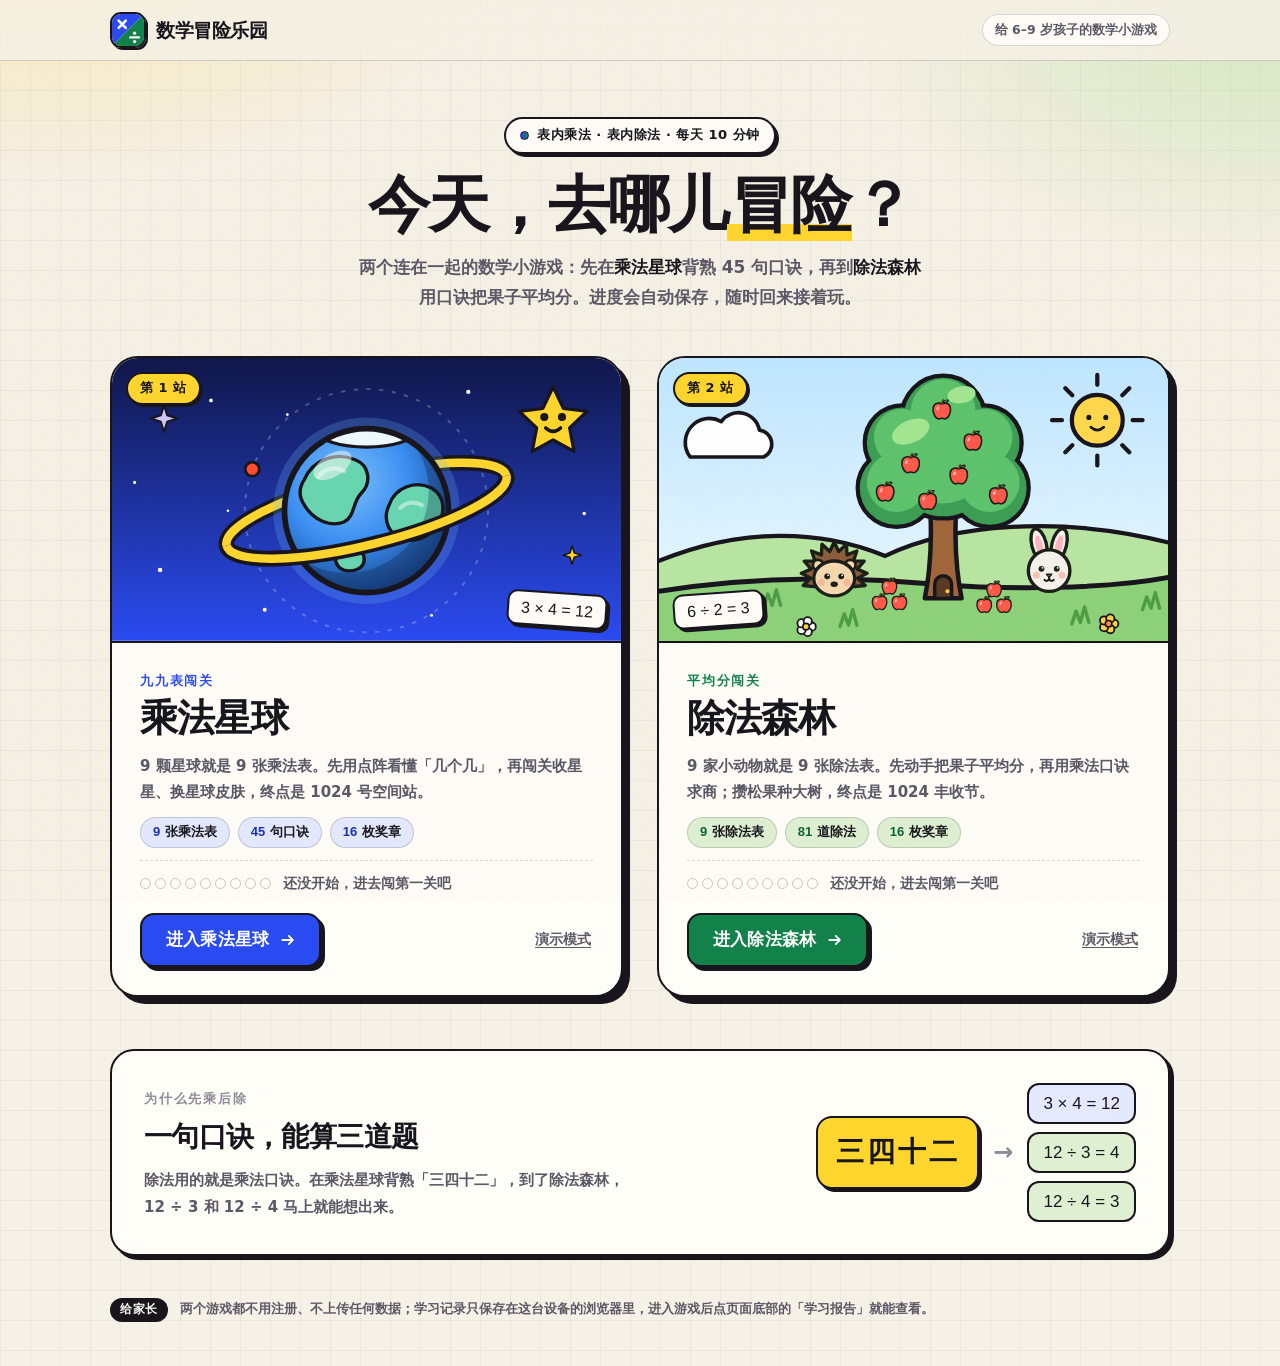
<file: index.html>
<!DOCTYPE html>
<html lang="zh-CN">
<head>
  <meta charset="UTF-8">
  <meta name="viewport" content="width=device-width, initial-scale=1, viewport-fit=cover">
  <meta name="theme-color" content="#F6F1E6">
  <title>数学冒险乐园 · 乘法星球与除法森林</title>
  <meta name="description" content="两个给 6–9 岁孩子的数学小游戏：先在乘法星球背熟九九乘法口诀，再到除法森林用口诀把果子平均分。">
  <link rel="icon" href="data:image/svg+xml,%3Csvg xmlns='http://www.w3.org/2000/svg' viewBox='0 0 100 100'%3E%3CclipPath id='c'%3E%3Crect width='100' height='100' rx='26'/%3E%3C/clipPath%3E%3Cg clip-path='url(%23c)'%3E%3Crect width='100' height='100' fill='%2312824A'/%3E%3Cpath d='M0 0H100L0 100Z' fill='%232B4BF2'/%3E%3C/g%3E%3Cpath d='M19 19l21 21M40 19L19 40' stroke='%23fff' stroke-width='9' stroke-linecap='round'/%3E%3Cpath d='M57 72h28' stroke='%23fff' stroke-width='8' stroke-linecap='round'/%3E%3Ccircle cx='71' cy='59' r='5.5' fill='%23fff'/%3E%3Ccircle cx='71' cy='85' r='5.5' fill='%23fff'/%3E%3C/svg%3E">
  <link rel="stylesheet" href="portal/portal.css">
</head>
<body>
  <header class="topbar">
    <div class="topbar-inner">
      <div class="brand">
        <span class="brand-mark" aria-hidden="true">
          <svg viewBox="0 0 32 32">
            <path d="M0 0H32L0 32Z" fill="#2B4BF2"/>
            <path d="M32 0V32H0Z" fill="#12824A"/>
            <path d="M6.6 6.6l7.2 7.2M13.8 6.6l-7.2 7.2" fill="none" stroke="#fff" stroke-width="2.6" stroke-linecap="round"/>
            <path d="M18.4 23.4h8.4" fill="none" stroke="#fff" stroke-width="2.4" stroke-linecap="round"/>
            <circle cx="22.6" cy="19.2" r="1.6" fill="#fff"/>
            <circle cx="22.6" cy="27.6" r="1.6" fill="#fff"/>
          </svg>
        </span>
        <span class="brand-name">数学冒险乐园</span>
      </div>
      <span class="topbar-note">给 6–9 岁孩子的数学小游戏</span>
    </div>
  </header>

  <main class="page">
    <section class="intro">
      <span class="eyebrow"><span class="dot" aria-hidden="true"></span>表内乘法 · 表内除法 · 每天 10 分钟</span>
      <h1 class="title">今天，去哪儿<em>冒险</em>？</h1>
      <p class="lede">两个连在一起的数学小游戏：先在<b>乘法星球</b>背熟 45 句口诀，再到<b>除法森林</b>用口诀把果子平均分。进度会自动保存，随时回来接着玩。</p>
    </section>

    <div class="dests">
      <article class="dest dest-mp" data-game="mp" aria-labelledby="mp-title">
        <div class="dest-art">
          <svg class="dest-svg" viewBox="0 0 360 200" aria-hidden="true" focusable="false">
            <defs>
              <linearGradient id="mp-sky" x1="0" y1="0" x2="0" y2="1"><stop offset="0" stop-color="#101749"/><stop offset="1" stop-color="#2b4bf2"/></linearGradient>
              <radialGradient id="mp-sea" cx="0.38" cy="0.32" r="0.78"><stop offset="0" stop-color="#7cc2ff"/><stop offset="0.5" stop-color="#398df1"/><stop offset="1" stop-color="#123777"/></radialGradient>
              <clipPath id="mp-ball"><circle cx="180" cy="108" r="58"/></clipPath>
              <clipPath id="mp-front"><rect x="40" y="108" width="280" height="80" transform="rotate(-14 180 108)"/></clipPath>
            </defs>
            <rect width="360" height="200" fill="url(#mp-sky)"/>
            <g class="art-twinkle" fill="#ffffff"><circle cx="34" cy="150" r="1.6"/><circle cx="70" cy="30" r="1.3"/><circle cx="108" cy="178" r="1.4"/><circle cx="252" cy="24" r="1.5"/><circle cx="334" cy="110" r="1.2"/><circle cx="304" cy="182" r="1.6"/><circle cx="124" cy="40" r="1"/><circle cx="16" cy="88" r="1.1"/><circle cx="226" cy="182" r="1.1"/><circle cx="82" cy="108" r="0.9"/></g>
            <g transform="translate(26 32) scale(.9)"><path d="M12 1.6l2.5 7.9 7.9 2.5-7.9 2.5-2.5 7.9-2.5-7.9L1.6 12l7.9-2.5z" fill="#cfc6ff" stroke="#18161c" stroke-width="1.6" stroke-linejoin="round" stroke-linecap="round"/></g>
            <g transform="translate(318 132) scale(.62)"><path d="M12 1.6l2.5 7.9 7.9 2.5-7.9 2.5-2.5 7.9-2.5-7.9L1.6 12l7.9-2.5z" fill="#ffd62e" stroke="#18161c" stroke-width="1.8" stroke-linejoin="round" stroke-linecap="round"/></g>
            <circle cx="180" cy="108" r="86" fill="none" stroke="#ffffff" stroke-opacity=".24" stroke-width="1.4" stroke-dasharray="3 6"/>
            <circle cx="99.2" cy="78.6" r="5" fill="#ff4d2e" stroke="#18161c" stroke-width="2" stroke-linejoin="round" stroke-linecap="round"/>
            <g class="art-float">
              <g transform="rotate(-14 180 108)"><ellipse cx="180" cy="108" rx="102" ry="24" fill="none" stroke="#18161c" stroke-width="11"/><ellipse cx="180" cy="108" rx="102" ry="24" fill="none" stroke="#ffd62e" stroke-width="6"/></g>
              <circle cx="180" cy="108" r="66" fill="#6fbfff" opacity=".22"/>
              <circle cx="180" cy="108" r="58" fill="url(#mp-sea)"/>
              <g clip-path="url(#mp-ball)">
                <ellipse cx="180" cy="52" rx="34" ry="11" fill="#edfaff" stroke="#18161c" stroke-width="2.2" stroke-linejoin="round" stroke-linecap="round"/>
                <path d="M136 86c6-14 22-20 36-14 10 4 12 16 4 24-6 6-4 16-12 20-10 4-22-2-28-12-4-6-4-12 0-18z" fill="#68d6b1" stroke="#18161c" stroke-width="2.4" stroke-linejoin="round" stroke-linecap="round"/>
                <path d="M196 104c4-12 18-18 30-12 10 6 10 18 4 26-6 10-18 14-28 8-8-4-10-14-6-22z" fill="#68d6b1" stroke="#18161c" stroke-width="2.4" stroke-linejoin="round" stroke-linecap="round"/>
                <path d="M160 136c6-6 16-4 18 4 2 8-6 12-14 10-6-2-8-10-4-14z" fill="#68d6b1" stroke="#18161c" stroke-width="2.4" stroke-linejoin="round" stroke-linecap="round"/>
                <path d="M146 84c4-6 12-8 18-4M204 106c4-4 10-5 15-2" fill="none" stroke="#b0ead0" stroke-width="3" stroke-linecap="round"/>
                <path d="M110 38h140v140H110Z M108 94a58 58 0 1 0 116 0a58 58 0 1 0-116 0Z" fill="#0a1238" fill-opacity=".28" fill-rule="evenodd"/>
                <ellipse cx="156" cy="76" rx="15" ry="8" fill="#ffffff" opacity=".5" transform="rotate(-32 156 76)"/>
              </g>
              <circle cx="180" cy="108" r="58" fill="none" stroke="#18161c" stroke-width="4"/>
              <g clip-path="url(#mp-front)"><g transform="rotate(-14 180 108)"><ellipse cx="180" cy="108" rx="102" ry="24" fill="none" stroke="#18161c" stroke-width="11"/><ellipse cx="180" cy="108" rx="102" ry="24" fill="none" stroke="#ffd62e" stroke-width="6"/></g></g>
            </g>
            <g class="art-bob"><g transform="translate(282 14) scale(2.5)">
              <path d="M12 2.6l2.9 6.05 6.66.86-4.9 4.7 1.26 6.63L12 17.6l-5.92 3.24 1.26-6.63-4.9-4.7 6.66-.86z" fill="#ffd62e" stroke="#18161c" stroke-width=".9" stroke-linejoin="round"/>
              <circle cx="9.5" cy="11.1" r="1.15" fill="#18161c"/><circle cx="14.5" cy="11.1" r="1.15" fill="#18161c"/>
              <path d="M9.9 14.2q2.1 1.9 4.2 0" fill="none" stroke="#18161c" stroke-width="1" stroke-linecap="round"/>
            </g></g>
          </svg>
          <span class="dest-step">第 1 站</span>
          <span class="dest-sticker" aria-hidden="true">3 × 4 = 12</span>
        </div>
        <div class="dest-body">
          <span class="dest-kicker">九九表闯关</span>
          <h2 class="dest-title" id="mp-title">乘法星球</h2>
          <p class="dest-desc">9 颗星球就是 9 张乘法表。先用点阵看懂「几个几」，再闯关收星星、换星球皮肤，终点是 1024 号空间站。</p>
          <ul class="dest-facts" aria-label="游戏内容">
            <li><b>9</b> 张乘法表</li>
            <li><b>45</b> 句口诀</li>
            <li><b>16</b> 枚奖章</li>
          </ul>
          <div class="dest-progress" data-progress hidden></div>
          <div class="dest-actions">
            <a class="btn dest-go" href="multiplication-planet/index.html">进入乘法星球<svg viewBox="0 0 24 24" aria-hidden="true"><path d="M4.5 12h14M13 6.6l5.4 5.4-5.4 5.4" fill="none" stroke="currentColor" stroke-width="2.4" stroke-linecap="round" stroke-linejoin="round"/></svg></a>
            <a class="dest-demo" href="multiplication-planet/index.html?demo=1" title="全部内容直接解锁，操作不会保存">演示模式</a>
          </div>
        </div>
      </article>

      <article class="dest dest-df" data-game="df" aria-labelledby="df-title">
        <div class="dest-art">
          <svg class="dest-svg" viewBox="0 0 360 200" aria-hidden="true" focusable="false">
            <defs><linearGradient id="df-sky" x1="0" y1="0" x2="0" y2="1"><stop offset="0" stop-color="#bfe6ff"/><stop offset="1" stop-color="#f1fbff"/></linearGradient></defs>
            <rect width="360" height="200" fill="url(#df-sky)"/>
            <path class="art-rays" d="M335 44L342 44M327.7 61.7L332.6 66.6M310 69L310 76M292.3 61.7L287.4 66.6M285 44L278 44M292.3 26.3L287.4 21.4M310 19L310 12M327.7 26.3L332.6 21.4" fill="none" stroke="#18161c" stroke-width="3" stroke-linejoin="round" stroke-linecap="round"/>
            <circle cx="310" cy="44" r="18" fill="#ffd84d" stroke="#18161c" stroke-width="3" stroke-linejoin="round" stroke-linecap="round"/><circle cx="304" cy="42" r="1.8" fill="#18161c"/><circle cx="316" cy="42" r="1.8" fill="#18161c"/><path d="M305.5 49q4.5 4 9 0" fill="none" stroke="#18161c" stroke-width="2" stroke-linejoin="round" stroke-linecap="round"/>
            <path class="art-cloud" d="M22 70h52a10 10 0 0 0-3-19a15 15 0 0 0-27-6a17 17 0 0 0-22 25z" fill="#ffffff" stroke="#18161c" stroke-width="2.6" stroke-linejoin="round" stroke-linecap="round"/>
            <path d="M-6 146C58 118 116 122 160 140C206 118 284 110 366 132V206H-6Z" fill="#b9e6a2" stroke="#18161c" stroke-width="3" stroke-linejoin="round" stroke-linecap="round"/>
            <path d="M-6 166C76 152 148 156 196 160S318 164 366 154V206H-6Z" fill="#8ed27a" stroke="#18161c" stroke-width="3.5" stroke-linejoin="round" stroke-linecap="round"/>
            <path d="M30 184l3-9 3 8 3-11 3 11" fill="none" stroke="#4e9e45" stroke-width="2.4" stroke-linecap="round" stroke-linejoin="round"/>
            <path d="M128 190l3-9 3 8 3-11 3 11" fill="none" stroke="#4e9e45" stroke-width="2.4" stroke-linecap="round" stroke-linejoin="round"/>
            <path d="M292 188l3-9 3 8 3-11 3 11" fill="none" stroke="#4e9e45" stroke-width="2.4" stroke-linecap="round" stroke-linejoin="round"/>
            <path d="M342 178l3-9 3 8 3-11 3 11" fill="none" stroke="#4e9e45" stroke-width="2.4" stroke-linecap="round" stroke-linejoin="round"/>
            <path d="M74 176l3-9 3 8 3-11 3 11" fill="none" stroke="#4e9e45" stroke-width="2.4" stroke-linecap="round" stroke-linejoin="round"/>
            <circle cx="108" cy="190" r="2.9" fill="#ffffff" stroke="#18161c" stroke-width="1.3" stroke-linejoin="round" stroke-linecap="round"/><circle cx="105.2" cy="193.8" r="2.9" fill="#ffffff" stroke="#18161c" stroke-width="1.3" stroke-linejoin="round" stroke-linecap="round"/><circle cx="100.8" cy="192.4" r="2.9" fill="#ffffff" stroke="#18161c" stroke-width="1.3" stroke-linejoin="round" stroke-linecap="round"/><circle cx="100.8" cy="187.6" r="2.9" fill="#ffffff" stroke="#18161c" stroke-width="1.3" stroke-linejoin="round" stroke-linecap="round"/><circle cx="105.2" cy="186.2" r="2.9" fill="#ffffff" stroke="#18161c" stroke-width="1.3" stroke-linejoin="round" stroke-linecap="round"/><circle cx="104" cy="190" r="2.3" fill="#ffd23f" stroke="#18161c" stroke-width="1.1" stroke-linejoin="round" stroke-linecap="round"/>
            <circle cx="322" cy="188" r="2.9" fill="#ffd23f" stroke="#18161c" stroke-width="1.3" stroke-linejoin="round" stroke-linecap="round"/><circle cx="319.2" cy="191.8" r="2.9" fill="#ffd23f" stroke="#18161c" stroke-width="1.3" stroke-linejoin="round" stroke-linecap="round"/><circle cx="314.8" cy="190.4" r="2.9" fill="#ffd23f" stroke="#18161c" stroke-width="1.3" stroke-linejoin="round" stroke-linecap="round"/><circle cx="314.8" cy="185.6" r="2.9" fill="#ffd23f" stroke="#18161c" stroke-width="1.3" stroke-linejoin="round" stroke-linecap="round"/><circle cx="319.2" cy="184.2" r="2.9" fill="#ffd23f" stroke="#18161c" stroke-width="1.3" stroke-linejoin="round" stroke-linecap="round"/><circle cx="318" cy="188" r="2.3" fill="#ff8a5c" stroke="#18161c" stroke-width="1.1" stroke-linejoin="round" stroke-linecap="round"/>
            <path d="M188 170C192 150 193 132 192 110H210C209 132 210 150 214 170Z" fill="#a0673a" stroke="#18161c" stroke-width="3.2" stroke-linejoin="round" stroke-linecap="round"/>
            <path d="M195 170V160A6 6 0 0 1 207 160V170Z" fill="#5b3a24" stroke="#18161c" stroke-width="2.4" stroke-linejoin="round" stroke-linecap="round"/><circle cx="204" cy="165" r="1.4" fill="#ffd23f"/>
            <g class="art-sway">
              <circle cx="201" cy="76" r="36" fill="#3e9e55" stroke="#18161c" stroke-width="6" stroke-linejoin="round" stroke-linecap="round"/><circle cx="168" cy="92" r="26" fill="#3e9e55" stroke="#18161c" stroke-width="6" stroke-linejoin="round" stroke-linecap="round"/><circle cx="234" cy="92" r="26" fill="#3e9e55" stroke="#18161c" stroke-width="6" stroke-linejoin="round" stroke-linecap="round"/><circle cx="172" cy="60" r="25" fill="#3e9e55" stroke="#18161c" stroke-width="6" stroke-linejoin="round" stroke-linecap="round"/><circle cx="230" cy="60" r="25" fill="#3e9e55" stroke="#18161c" stroke-width="6" stroke-linejoin="round" stroke-linecap="round"/><circle cx="201" cy="42" r="28" fill="#3e9e55" stroke="#18161c" stroke-width="6" stroke-linejoin="round" stroke-linecap="round"/>
              <circle cx="201" cy="76" r="36" fill="#3e9e55"/><circle cx="168" cy="92" r="26" fill="#3e9e55"/><circle cx="234" cy="92" r="26" fill="#3e9e55"/><circle cx="172" cy="60" r="25" fill="#3e9e55"/><circle cx="230" cy="60" r="25" fill="#3e9e55"/><circle cx="201" cy="42" r="28" fill="#3e9e55"/>
              <circle cx="201" cy="72" r="31" fill="#5ec46c"/><circle cx="168" cy="88" r="21" fill="#5ec46c"/><circle cx="234" cy="88" r="21" fill="#5ec46c"/><circle cx="172" cy="56" r="20" fill="#5ec46c"/><circle cx="230" cy="56" r="20" fill="#5ec46c"/><circle cx="201" cy="38" r="23" fill="#5ec46c"/>
              <ellipse cx="178" cy="52" rx="14" ry="8" fill="#a3e692" transform="rotate(-24 178 52)"/><ellipse cx="214" cy="26" rx="10" ry="6" fill="#a3e692" transform="rotate(-10 214 26)"/>
              <g transform="translate(169 65) scale(0.75)"><path d="M12 7.6c-1.6-1.5-6.9-2-8 2.8-1.2 4.9 1.9 10.9 5 11.1 1.4.1 2-.7 3-.7s1.6.8 3 .7c3.1-.2 6.2-6.2 5-11.1-1.1-4.8-6.4-4.3-8-2.8z" fill="#ff5a4a" stroke="#1b1f17" stroke-linejoin="round" stroke-linecap="round" stroke-width="1.5"/><ellipse cx="8.2" cy="11.4" rx="1.2" ry="2.1" fill="#fff" transform="rotate(22 8.2 11.4)" opacity=".55"/><path d="M12 7.6c-.1-1.8.4-3.2 1.4-4.2" fill="none" stroke="#6b4226" stroke-width="1.6" stroke-linecap="round"/><path d="M13.2 5.6c1.4-1.9 3.8-2.2 5-1.6-.7 1.9-3 2.8-5 1.6z" fill="#4cb34f" stroke="#1b1f17" stroke-linejoin="round" stroke-linecap="round" stroke-width="1.2"/></g>
              <g transform="translate(213 49) scale(0.75)"><path d="M12 7.6c-1.6-1.5-6.9-2-8 2.8-1.2 4.9 1.9 10.9 5 11.1 1.4.1 2-.7 3-.7s1.6.8 3 .7c3.1-.2 6.2-6.2 5-11.1-1.1-4.8-6.4-4.3-8-2.8z" fill="#ff5a4a" stroke="#1b1f17" stroke-linejoin="round" stroke-linecap="round" stroke-width="1.5"/><ellipse cx="8.2" cy="11.4" rx="1.2" ry="2.1" fill="#fff" transform="rotate(22 8.2 11.4)" opacity=".55"/><path d="M12 7.6c-.1-1.8.4-3.2 1.4-4.2" fill="none" stroke="#6b4226" stroke-width="1.6" stroke-linecap="round"/><path d="M13.2 5.6c1.4-1.9 3.8-2.2 5-1.6-.7 1.9-3 2.8-5 1.6z" fill="#4cb34f" stroke="#1b1f17" stroke-linejoin="round" stroke-linecap="round" stroke-width="1.2"/></g>
              <g transform="translate(231 87) scale(0.75)"><path d="M12 7.6c-1.6-1.5-6.9-2-8 2.8-1.2 4.9 1.9 10.9 5 11.1 1.4.1 2-.7 3-.7s1.6.8 3 .7c3.1-.2 6.2-6.2 5-11.1-1.1-4.8-6.4-4.3-8-2.8z" fill="#ff5a4a" stroke="#1b1f17" stroke-linejoin="round" stroke-linecap="round" stroke-width="1.5"/><ellipse cx="8.2" cy="11.4" rx="1.2" ry="2.1" fill="#fff" transform="rotate(22 8.2 11.4)" opacity=".55"/><path d="M12 7.6c-.1-1.8.4-3.2 1.4-4.2" fill="none" stroke="#6b4226" stroke-width="1.6" stroke-linecap="round"/><path d="M13.2 5.6c1.4-1.9 3.8-2.2 5-1.6-.7 1.9-3 2.8-5 1.6z" fill="#4cb34f" stroke="#1b1f17" stroke-linejoin="round" stroke-linecap="round" stroke-width="1.2"/></g>
              <g transform="translate(181 91) scale(0.75)"><path d="M12 7.6c-1.6-1.5-6.9-2-8 2.8-1.2 4.9 1.9 10.9 5 11.1 1.4.1 2-.7 3-.7s1.6.8 3 .7c3.1-.2 6.2-6.2 5-11.1-1.1-4.8-6.4-4.3-8-2.8z" fill="#ff5a4a" stroke="#1b1f17" stroke-linejoin="round" stroke-linecap="round" stroke-width="1.5"/><ellipse cx="8.2" cy="11.4" rx="1.2" ry="2.1" fill="#fff" transform="rotate(22 8.2 11.4)" opacity=".55"/><path d="M12 7.6c-.1-1.8.4-3.2 1.4-4.2" fill="none" stroke="#6b4226" stroke-width="1.6" stroke-linecap="round"/><path d="M13.2 5.6c1.4-1.9 3.8-2.2 5-1.6-.7 1.9-3 2.8-5 1.6z" fill="#4cb34f" stroke="#1b1f17" stroke-linejoin="round" stroke-linecap="round" stroke-width="1.2"/></g>
              <g transform="translate(203 73) scale(0.75)"><path d="M12 7.6c-1.6-1.5-6.9-2-8 2.8-1.2 4.9 1.9 10.9 5 11.1 1.4.1 2-.7 3-.7s1.6.8 3 .7c3.1-.2 6.2-6.2 5-11.1-1.1-4.8-6.4-4.3-8-2.8z" fill="#ff5a4a" stroke="#1b1f17" stroke-linejoin="round" stroke-linecap="round" stroke-width="1.5"/><ellipse cx="8.2" cy="11.4" rx="1.2" ry="2.1" fill="#fff" transform="rotate(22 8.2 11.4)" opacity=".55"/><path d="M12 7.6c-.1-1.8.4-3.2 1.4-4.2" fill="none" stroke="#6b4226" stroke-width="1.6" stroke-linecap="round"/><path d="M13.2 5.6c1.4-1.9 3.8-2.2 5-1.6-.7 1.9-3 2.8-5 1.6z" fill="#4cb34f" stroke="#1b1f17" stroke-linejoin="round" stroke-linecap="round" stroke-width="1.2"/></g>
              <g transform="translate(151 85) scale(0.75)"><path d="M12 7.6c-1.6-1.5-6.9-2-8 2.8-1.2 4.9 1.9 10.9 5 11.1 1.4.1 2-.7 3-.7s1.6.8 3 .7c3.1-.2 6.2-6.2 5-11.1-1.1-4.8-6.4-4.3-8-2.8z" fill="#ff5a4a" stroke="#1b1f17" stroke-linejoin="round" stroke-linecap="round" stroke-width="1.5"/><ellipse cx="8.2" cy="11.4" rx="1.2" ry="2.1" fill="#fff" transform="rotate(22 8.2 11.4)" opacity=".55"/><path d="M12 7.6c-.1-1.8.4-3.2 1.4-4.2" fill="none" stroke="#6b4226" stroke-width="1.6" stroke-linecap="round"/><path d="M13.2 5.6c1.4-1.9 3.8-2.2 5-1.6-.7 1.9-3 2.8-5 1.6z" fill="#4cb34f" stroke="#1b1f17" stroke-linejoin="round" stroke-linecap="round" stroke-width="1.2"/></g>
              <g transform="translate(191 27) scale(0.75)"><path d="M12 7.6c-1.6-1.5-6.9-2-8 2.8-1.2 4.9 1.9 10.9 5 11.1 1.4.1 2-.7 3-.7s1.6.8 3 .7c3.1-.2 6.2-6.2 5-11.1-1.1-4.8-6.4-4.3-8-2.8z" fill="#ff5a4a" stroke="#1b1f17" stroke-linejoin="round" stroke-linecap="round" stroke-width="1.5"/><ellipse cx="8.2" cy="11.4" rx="1.2" ry="2.1" fill="#fff" transform="rotate(22 8.2 11.4)" opacity=".55"/><path d="M12 7.6c-.1-1.8.4-3.2 1.4-4.2" fill="none" stroke="#6b4226" stroke-width="1.6" stroke-linecap="round"/><path d="M13.2 5.6c1.4-1.9 3.8-2.2 5-1.6-.7 1.9-3 2.8-5 1.6z" fill="#4cb34f" stroke="#1b1f17" stroke-linejoin="round" stroke-linecap="round" stroke-width="1.2"/></g>
            </g>
            <g transform="translate(98 122) scale(1.08)"><path d="M10.6 36.8L3.7 36.0L8.7 31.2L2.5 28.0L8.9 25.3L4.4 20.1L11.4 20.0L9.2 13.4L15.6 16.0L16.0 9.0L21.1 13.8L24.0 7.5L26.9 13.8L32.0 9.0L32.4 16.0L38.8 13.4L36.6 20.0L43.6 20.1L39.1 25.3L45.5 28.0L39.3 31.2L44.3 36.0L37.4 36.7Z" fill="#8b5e3c" stroke="#1b1f17" stroke-linejoin="round" stroke-linecap="round" stroke-width="2.2"/><circle cx="13.4" cy="22.6" r="3.4" fill="#f5d9b0" stroke="#1b1f17" stroke-linejoin="round" stroke-linecap="round" stroke-width="1.8"/><circle cx="34.6" cy="22.6" r="3.4" fill="#f5d9b0" stroke="#1b1f17" stroke-linejoin="round" stroke-linecap="round" stroke-width="1.8"/><ellipse cx="24" cy="31.4" rx="13.4" ry="11.4" fill="#f5d9b0" stroke="#1b1f17" stroke-linejoin="round" stroke-linecap="round" stroke-width="2.2"/><circle cx="19.4" cy="30" r="1.9" fill="#1b1f17"/><circle cx="28.6" cy="30" r="1.9" fill="#1b1f17"/><circle cx="20.008" cy="29.354" r="0.608" fill="#fff"/><circle cx="29.208000000000002" cy="29.354" r="0.608" fill="#fff"/><ellipse cx="24" cy="35.2" rx="2.4" ry="1.8" fill="#1b1f17"/><circle cx="15.6" cy="34" r="2.3" fill="#ff9c86" opacity=".55"/><circle cx="32.4" cy="34" r="2.3" fill="#ff9c86" opacity=".55"/></g>
            <g transform="translate(148.5 164.5) scale(0.625)"><path d="M12 7.6c-1.6-1.5-6.9-2-8 2.8-1.2 4.9 1.9 10.9 5 11.1 1.4.1 2-.7 3-.7s1.6.8 3 .7c3.1-.2 6.2-6.2 5-11.1-1.1-4.8-6.4-4.3-8-2.8z" fill="#ff5a4a" stroke="#1b1f17" stroke-linejoin="round" stroke-linecap="round" stroke-width="1.5"/><ellipse cx="8.2" cy="11.4" rx="1.2" ry="2.1" fill="#fff" transform="rotate(22 8.2 11.4)" opacity=".55"/><path d="M12 7.6c-.1-1.8.4-3.2 1.4-4.2" fill="none" stroke="#6b4226" stroke-width="1.6" stroke-linecap="round"/><path d="M13.2 5.6c1.4-1.9 3.8-2.2 5-1.6-.7 1.9-3 2.8-5 1.6z" fill="#4cb34f" stroke="#1b1f17" stroke-linejoin="round" stroke-linecap="round" stroke-width="1.2"/></g><g transform="translate(162.5 164.5) scale(0.625)"><path d="M12 7.6c-1.6-1.5-6.9-2-8 2.8-1.2 4.9 1.9 10.9 5 11.1 1.4.1 2-.7 3-.7s1.6.8 3 .7c3.1-.2 6.2-6.2 5-11.1-1.1-4.8-6.4-4.3-8-2.8z" fill="#ff5a4a" stroke="#1b1f17" stroke-linejoin="round" stroke-linecap="round" stroke-width="1.5"/><ellipse cx="8.2" cy="11.4" rx="1.2" ry="2.1" fill="#fff" transform="rotate(22 8.2 11.4)" opacity=".55"/><path d="M12 7.6c-.1-1.8.4-3.2 1.4-4.2" fill="none" stroke="#6b4226" stroke-width="1.6" stroke-linecap="round"/><path d="M13.2 5.6c1.4-1.9 3.8-2.2 5-1.6-.7 1.9-3 2.8-5 1.6z" fill="#4cb34f" stroke="#1b1f17" stroke-linejoin="round" stroke-linecap="round" stroke-width="1.2"/></g><g transform="translate(155.5 153.5) scale(0.625)"><path d="M12 7.6c-1.6-1.5-6.9-2-8 2.8-1.2 4.9 1.9 10.9 5 11.1 1.4.1 2-.7 3-.7s1.6.8 3 .7c3.1-.2 6.2-6.2 5-11.1-1.1-4.8-6.4-4.3-8-2.8z" fill="#ff5a4a" stroke="#1b1f17" stroke-linejoin="round" stroke-linecap="round" stroke-width="1.5"/><ellipse cx="8.2" cy="11.4" rx="1.2" ry="2.1" fill="#fff" transform="rotate(22 8.2 11.4)" opacity=".55"/><path d="M12 7.6c-.1-1.8.4-3.2 1.4-4.2" fill="none" stroke="#6b4226" stroke-width="1.6" stroke-linecap="round"/><path d="M13.2 5.6c1.4-1.9 3.8-2.2 5-1.6-.7 1.9-3 2.8-5 1.6z" fill="#4cb34f" stroke="#1b1f17" stroke-linejoin="round" stroke-linecap="round" stroke-width="1.2"/></g>
            <g transform="translate(222.5 166.5) scale(0.625)"><path d="M12 7.6c-1.6-1.5-6.9-2-8 2.8-1.2 4.9 1.9 10.9 5 11.1 1.4.1 2-.7 3-.7s1.6.8 3 .7c3.1-.2 6.2-6.2 5-11.1-1.1-4.8-6.4-4.3-8-2.8z" fill="#ff5a4a" stroke="#1b1f17" stroke-linejoin="round" stroke-linecap="round" stroke-width="1.5"/><ellipse cx="8.2" cy="11.4" rx="1.2" ry="2.1" fill="#fff" transform="rotate(22 8.2 11.4)" opacity=".55"/><path d="M12 7.6c-.1-1.8.4-3.2 1.4-4.2" fill="none" stroke="#6b4226" stroke-width="1.6" stroke-linecap="round"/><path d="M13.2 5.6c1.4-1.9 3.8-2.2 5-1.6-.7 1.9-3 2.8-5 1.6z" fill="#4cb34f" stroke="#1b1f17" stroke-linejoin="round" stroke-linecap="round" stroke-width="1.2"/></g><g transform="translate(236.5 166.5) scale(0.625)"><path d="M12 7.6c-1.6-1.5-6.9-2-8 2.8-1.2 4.9 1.9 10.9 5 11.1 1.4.1 2-.7 3-.7s1.6.8 3 .7c3.1-.2 6.2-6.2 5-11.1-1.1-4.8-6.4-4.3-8-2.8z" fill="#ff5a4a" stroke="#1b1f17" stroke-linejoin="round" stroke-linecap="round" stroke-width="1.5"/><ellipse cx="8.2" cy="11.4" rx="1.2" ry="2.1" fill="#fff" transform="rotate(22 8.2 11.4)" opacity=".55"/><path d="M12 7.6c-.1-1.8.4-3.2 1.4-4.2" fill="none" stroke="#6b4226" stroke-width="1.6" stroke-linecap="round"/><path d="M13.2 5.6c1.4-1.9 3.8-2.2 5-1.6-.7 1.9-3 2.8-5 1.6z" fill="#4cb34f" stroke="#1b1f17" stroke-linejoin="round" stroke-linecap="round" stroke-width="1.2"/></g><g transform="translate(229.5 155.5) scale(0.625)"><path d="M12 7.6c-1.6-1.5-6.9-2-8 2.8-1.2 4.9 1.9 10.9 5 11.1 1.4.1 2-.7 3-.7s1.6.8 3 .7c3.1-.2 6.2-6.2 5-11.1-1.1-4.8-6.4-4.3-8-2.8z" fill="#ff5a4a" stroke="#1b1f17" stroke-linejoin="round" stroke-linecap="round" stroke-width="1.5"/><ellipse cx="8.2" cy="11.4" rx="1.2" ry="2.1" fill="#fff" transform="rotate(22 8.2 11.4)" opacity=".55"/><path d="M12 7.6c-.1-1.8.4-3.2 1.4-4.2" fill="none" stroke="#6b4226" stroke-width="1.6" stroke-linecap="round"/><path d="M13.2 5.6c1.4-1.9 3.8-2.2 5-1.6-.7 1.9-3 2.8-5 1.6z" fill="#4cb34f" stroke="#1b1f17" stroke-linejoin="round" stroke-linecap="round" stroke-width="1.2"/></g>
            <g transform="translate(250 118) scale(1.08)"><ellipse cx="17.4" cy="13" rx="4.8" ry="10.6" fill="#f6f2ea" transform="rotate(-14 17.4 13)" stroke="#1b1f17" stroke-linejoin="round" stroke-linecap="round" stroke-width="2.2"/><ellipse cx="17.6" cy="13.8" rx="2.3" ry="7" fill="#ffb4c2" transform="rotate(-14 17.6 13.8)"/><ellipse cx="30.6" cy="13" rx="4.8" ry="10.6" fill="#f6f2ea" transform="rotate(14 30.6 13)" stroke="#1b1f17" stroke-linejoin="round" stroke-linecap="round" stroke-width="2.2"/><ellipse cx="30.4" cy="13.8" rx="2.3" ry="7" fill="#ffb4c2" transform="rotate(14 30.4 13.8)"/><circle cx="24" cy="30" r="13.6" fill="#f6f2ea" stroke="#1b1f17" stroke-linejoin="round" stroke-linecap="round" stroke-width="2.2"/><circle cx="19" cy="28.8" r="1.9" fill="#1b1f17"/><circle cx="29" cy="28.8" r="1.9" fill="#1b1f17"/><circle cx="19.608" cy="28.154" r="0.608" fill="#fff"/><circle cx="29.608" cy="28.154" r="0.608" fill="#fff"/><path d="M22.3 32.4h3.4l-1.7 2z" fill="#ff7f98" stroke="#1b1f17" stroke-linejoin="round" stroke-linecap="round" stroke-width="1"/><path d="M24 34.4v1.4M24 35.8q-1.6 1.5-3 .3M24 35.8q1.6 1.5 3 .3" fill="none" stroke="#1b1f17" stroke-linejoin="round" stroke-linecap="round" stroke-width="1.4"/><circle cx="15.6" cy="33" r="2.3" fill="#ff9c86" opacity=".55"/><circle cx="32.4" cy="33" r="2.3" fill="#ff9c86" opacity=".55"/></g>
          </svg>
          <span class="dest-step">第 2 站</span>
          <span class="dest-sticker" aria-hidden="true">6 ÷ 2 = 3</span>
        </div>
        <div class="dest-body">
          <span class="dest-kicker">平均分闯关</span>
          <h2 class="dest-title" id="df-title">除法森林</h2>
          <p class="dest-desc">9 家小动物就是 9 张除法表。先动手把果子平均分，再用乘法口诀求商；攒松果种大树，终点是 1024 丰收节。</p>
          <ul class="dest-facts" aria-label="游戏内容">
            <li><b>9</b> 张除法表</li>
            <li><b>81</b> 道除法</li>
            <li><b>16</b> 枚奖章</li>
          </ul>
          <div class="dest-progress" data-progress hidden></div>
          <div class="dest-actions">
            <a class="btn dest-go" href="division-forest/index.html">进入除法森林<svg viewBox="0 0 24 24" aria-hidden="true"><path d="M4.5 12h14M13 6.6l5.4 5.4-5.4 5.4" fill="none" stroke="currentColor" stroke-width="2.4" stroke-linecap="round" stroke-linejoin="round"/></svg></a>
            <a class="dest-demo" href="division-forest/index.html?demo=1" title="全部内容直接解锁，操作不会保存">演示模式</a>
          </div>
        </div>
      </article>
    </div>

    <section class="bridge" aria-labelledby="bridge-title">
      <div class="bridge-copy">
        <span class="bridge-kicker">为什么先乘后除</span>
        <h2 id="bridge-title">一句口诀，能算三道题</h2>
        <p>除法用的就是乘法口诀。在乘法星球背熟「三四十二」，到了除法森林，<span class="nowrap">12 ÷ 3</span> 和 <span class="nowrap">12 ÷ 4</span> 马上就能想出来。</p>
      </div>
      <div class="bridge-demo">
        <span class="chant">三四十二</span>
        <span class="bridge-arrow" aria-hidden="true">→</span>
        <ul class="bridge-facts" aria-label="口诀三四十二能算的三道题">
          <li class="is-mul">3 × 4 = 12</li>
          <li class="is-div">12 ÷ 3 = 4</li>
          <li class="is-div">12 ÷ 4 = 3</li>
        </ul>
      </div>
    </section>
  </main>

  <footer class="foot">
    <span class="foot-tag">给家长</span>
    <span class="foot-text">两个游戏都不用注册、不上传任何数据；学习记录只保存在这台设备的浏览器里，进入游戏后点页面底部的「学习报告」就能查看。</span>
  </footer>

  <script src="portal/portal.js"></script>
</body>
</html>
</file>
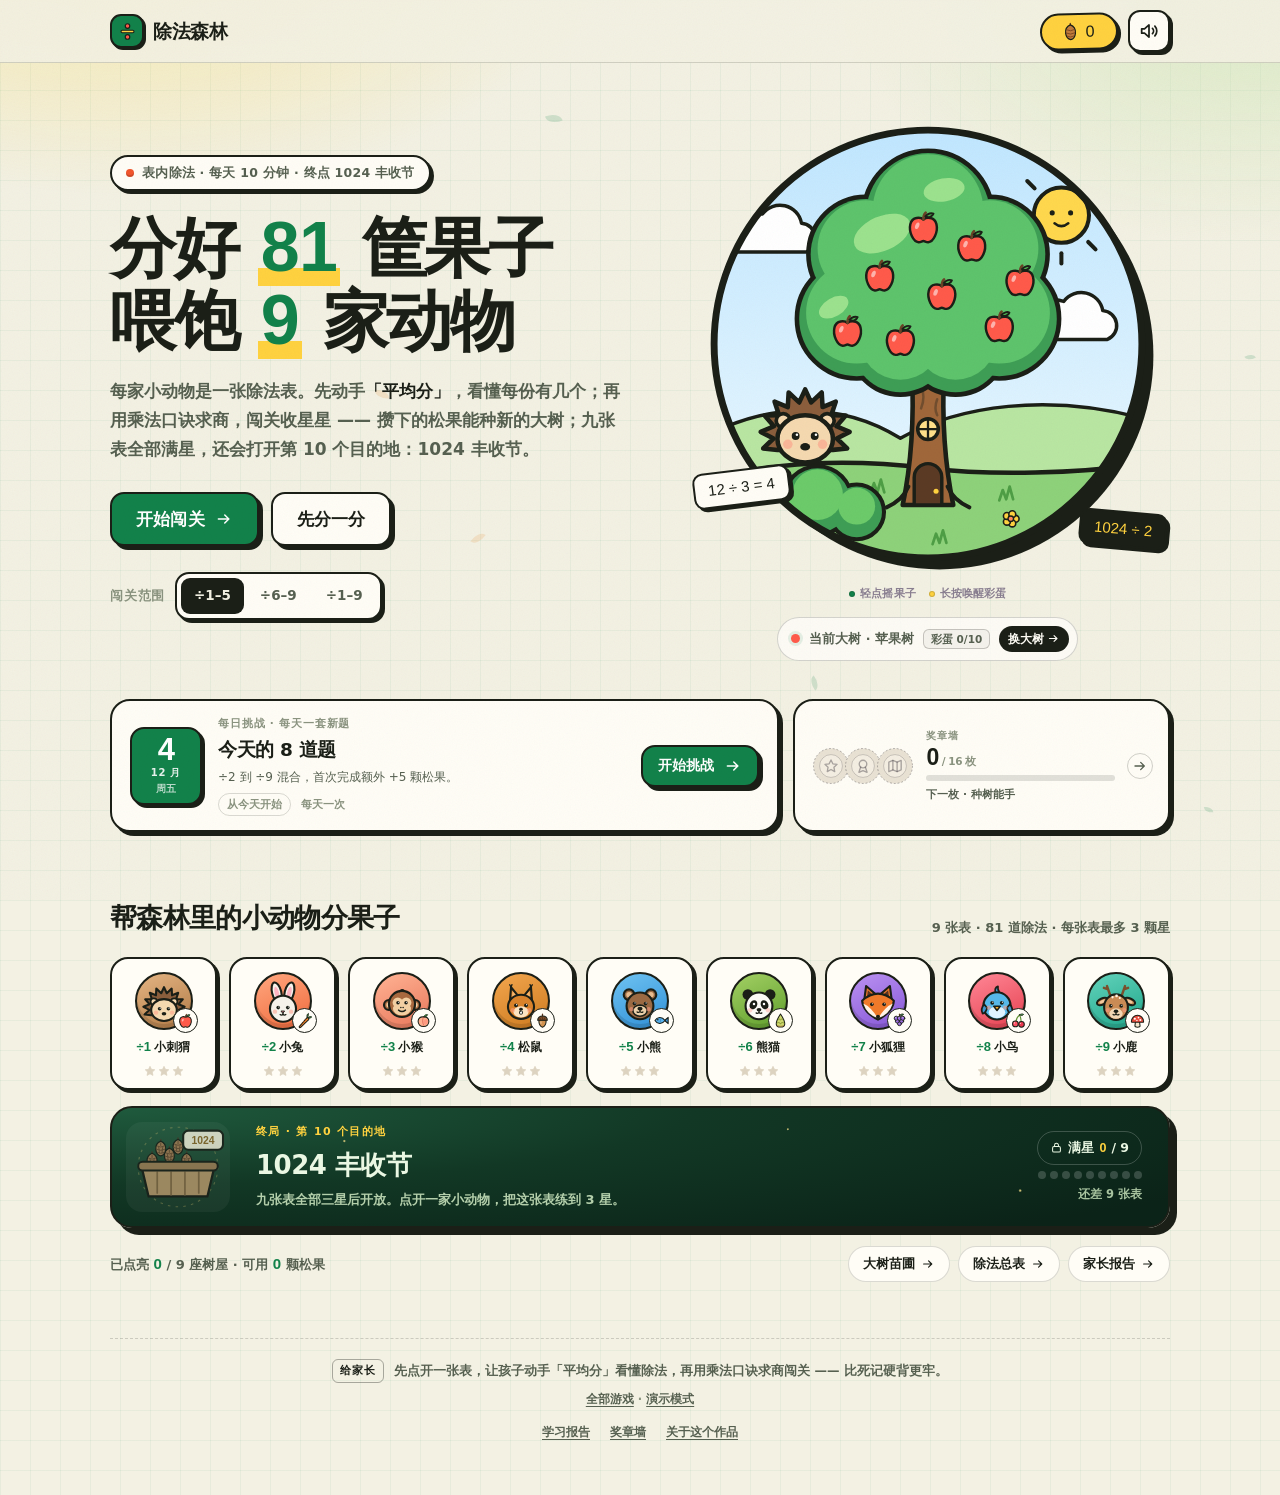
<file: division-forest/index.html>
<!DOCTYPE html>
<html lang="zh-CN">
<head>
  <meta charset="UTF-8">
  <meta name="viewport" content="width=device-width, initial-scale=1, viewport-fit=cover">
  <meta name="theme-color" content="#F3F1E3">
  <title>除法森林 · 平均分闯关</title>
  <meta name="description" content="把表内除法变成一场森林冒险：9 家小动物、81 道除法、16 枚奖章，先动手平均分，再用乘法口诀求商，每天一套挑战，终点是把 1024 对半分到 1 的丰收节。">
  <link rel="icon" href="data:image/svg+xml,%3Csvg xmlns='http://www.w3.org/2000/svg' viewBox='0 0 100 100'%3E%3Crect width='100' height='100' rx='26' fill='%2312824A'/%3E%3Crect x='20' y='44' width='60' height='12' rx='6' fill='%23FFD23F' stroke='%231B1F17' stroke-width='4'/%3E%3Ccircle cx='50' cy='25' r='11' fill='%23FF5A4A' stroke='%231B1F17' stroke-width='4'/%3E%3Ccircle cx='50' cy='75' r='11' fill='%23FF5A4A' stroke='%231B1F17' stroke-width='4'/%3E%3C/svg%3E">
  <link rel="stylesheet" href="css/base.css">
  <link rel="stylesheet" href="css/screens.css">
  <link rel="stylesheet" href="css/report.css">
  <link rel="stylesheet" href="css/about.css">
  <link rel="stylesheet" href="css/awards.css">
  <link rel="stylesheet" href="css/egg.css">
  <link rel="stylesheet" href="css/forest.css">
</head>
<body>
  <div class="sky" id="sky" aria-hidden="true"></div>

  <div class="demo-bar" id="demo-bar" role="status">
    <span class="demo-tag">演示模式</span>
    <span class="demo-text">全部 10 棵大树与 1024 丰收节已解锁 · 演示中的操作不会保存</span>
    <a class="demo-exit" href="./">退出演示</a>
  </div>

  <header class="topbar">
    <div class="topbar-inner">
      <a class="brand" href="#home" data-action="home" aria-label="回到除法森林首页">
        <span class="brand-mark" aria-hidden="true">
          <svg viewBox="0 0 24 24">
            <rect x="4.6" y="10.6" width="14.8" height="2.8" rx="1.4" fill="#FFD23F" stroke="#1B1F17" stroke-width="1.3"/>
            <circle cx="12" cy="5.8" r="2.6" fill="#FF5A4A" stroke="#1B1F17" stroke-width="1.3"/>
            <circle cx="12" cy="18.2" r="2.6" fill="#FF5A4A" stroke="#1B1F17" stroke-width="1.3"/>
          </svg>
        </span>
        <span class="brand-name">除法森林</span>
      </a>

      <div class="topbar-tools">
        <button class="star-pill" type="button" data-action="shop" aria-label="可用松果，去大树苗圃看看" title="去大树苗圃">
          <svg viewBox="0 0 24 24" aria-hidden="true">
            <path d="M12 3.6V1.6" fill="none" stroke="#5A361C" stroke-width="1.7" stroke-linecap="round"/>
            <path d="M12 3.4c4.6 1.8 6.6 6.2 6.2 10.6-.5 4.6-3.4 7.4-6.2 8-2.8-.6-5.7-3.4-6.2-8C5.4 9.6 7.4 5.2 12 3.4z"
                  fill="#C27B3A" stroke="#1B1F17" stroke-width="1.5" stroke-linejoin="round"/>
            <path d="M7.6 9.6q4.4 2.6 8.8 0M6.6 13.6q5.4 3 10.8 0M7.8 17.6q4.2 2.4 8.4 0"
                  fill="none" stroke="#7A4520" stroke-width="1.1" stroke-linecap="round"/>
          </svg>
          <span id="cone-total">0</span>
        </button>
        <button class="icon-btn" id="sound-toggle" type="button" data-action="toggle-sound" aria-label="关闭声音" aria-pressed="true">
          <svg class="ico-sound-on" viewBox="0 0 24 24" aria-hidden="true">
            <path d="M4 9.6h3.1L12 5.4v13.2L7.1 14.4H4z" fill="none" stroke="currentColor" stroke-width="1.9" stroke-linejoin="round"/>
            <path d="M15.8 9.2a4 4 0 0 1 0 5.6M18.4 6.6a8 8 0 0 1 0 10.8" fill="none" stroke="currentColor" stroke-width="1.9" stroke-linecap="round"/>
          </svg>
          <svg class="ico-sound-off" viewBox="0 0 24 24" aria-hidden="true">
            <path d="M4 9.6h3.1L12 5.4v13.2L7.1 14.4H4z" fill="none" stroke="currentColor" stroke-width="1.9" stroke-linejoin="round"/>
            <path d="M15.6 9.6l5 4.8M20.6 9.6l-5 4.8" fill="none" stroke="currentColor" stroke-width="1.9" stroke-linecap="round"/>
          </svg>
        </button>
      </div>
    </div>
  </header>

  <div class="app">

    <main id="view" class="view" tabindex="-1"></main>

    <footer class="site-foot">
      <span class="foot-tag">给家长</span>
      <span>先点开一张表，让孩子动手「平均分」看懂除法，再用乘法口诀求商闯关 —— 比死记硬背更牢。</span>
      <span class="foot-meta"><a class="foot-demo" href="../index.html">全部游戏</a> · <a class="foot-demo" href="?demo=1">演示模式</a></span>
      <span class="foot-nav">
        <button type="button" class="foot-link" data-action="report">学习报告</button>
        <button type="button" class="foot-link" data-action="awards">奖章墙</button>
        <button type="button" class="foot-link" data-action="about">关于这个作品</button>
      </span>
    </footer>
  </div>

  <div id="celebrate" class="celebrate" aria-hidden="true"></div>
  <div id="toast" class="toast" role="status" aria-live="polite"></div>

  <noscript>
    <p style="text-align:center;padding:24px;font-weight:700;">这个游戏需要开启 JavaScript 才能玩哦。</p>
  </noscript>

  <script src="js/data/core.js"></script>
  <script src="js/data/store-migrate.js"></script>
  <script src="js/data/store.js"></script>
  <script src="js/data/store-demo.js"></script>
  <script src="js/data/store-quiz.js"></script>
  <script src="js/data/stats-text.js"></script>
  <script src="js/data/stats.js"></script>
  <script src="js/base/audio.js"></script>
  <script src="js/base/ui.js"></script>
  <script src="js/forest/art.js"></script>
  <script src="js/forest/tree.js"></script>
  <script src="js/screens/skins.js"></script>
  <script src="js/forest/egg.js"></script>
  <script src="js/screens/skins-view.js"></script>
  <script src="js/screens/home.js"></script>
  <script src="js/screens/learn.js"></script>
  <script src="js/screens/speak.js"></script>
  <script src="js/screens/quiz.js"></script>
  <script src="js/screens/play.js"></script>
  <script src="js/panels/harvest.js"></script>
  <script src="js/panels/report-view.js"></script>
  <script src="js/panels/report.js"></script>
  <script src="js/panels/about-view.js"></script>
  <script src="js/panels/about.js"></script>
  <script src="js/data/daily.js"></script>
  <script src="js/panels/awards-list.js"></script>
  <script src="js/panels/awards.js"></script>
  <script src="js/screens/awards-view.js"></script>
  <script src="js/app.js"></script>
  <script src="js/app-actions.js"></script>
</body>
</html>
</file>
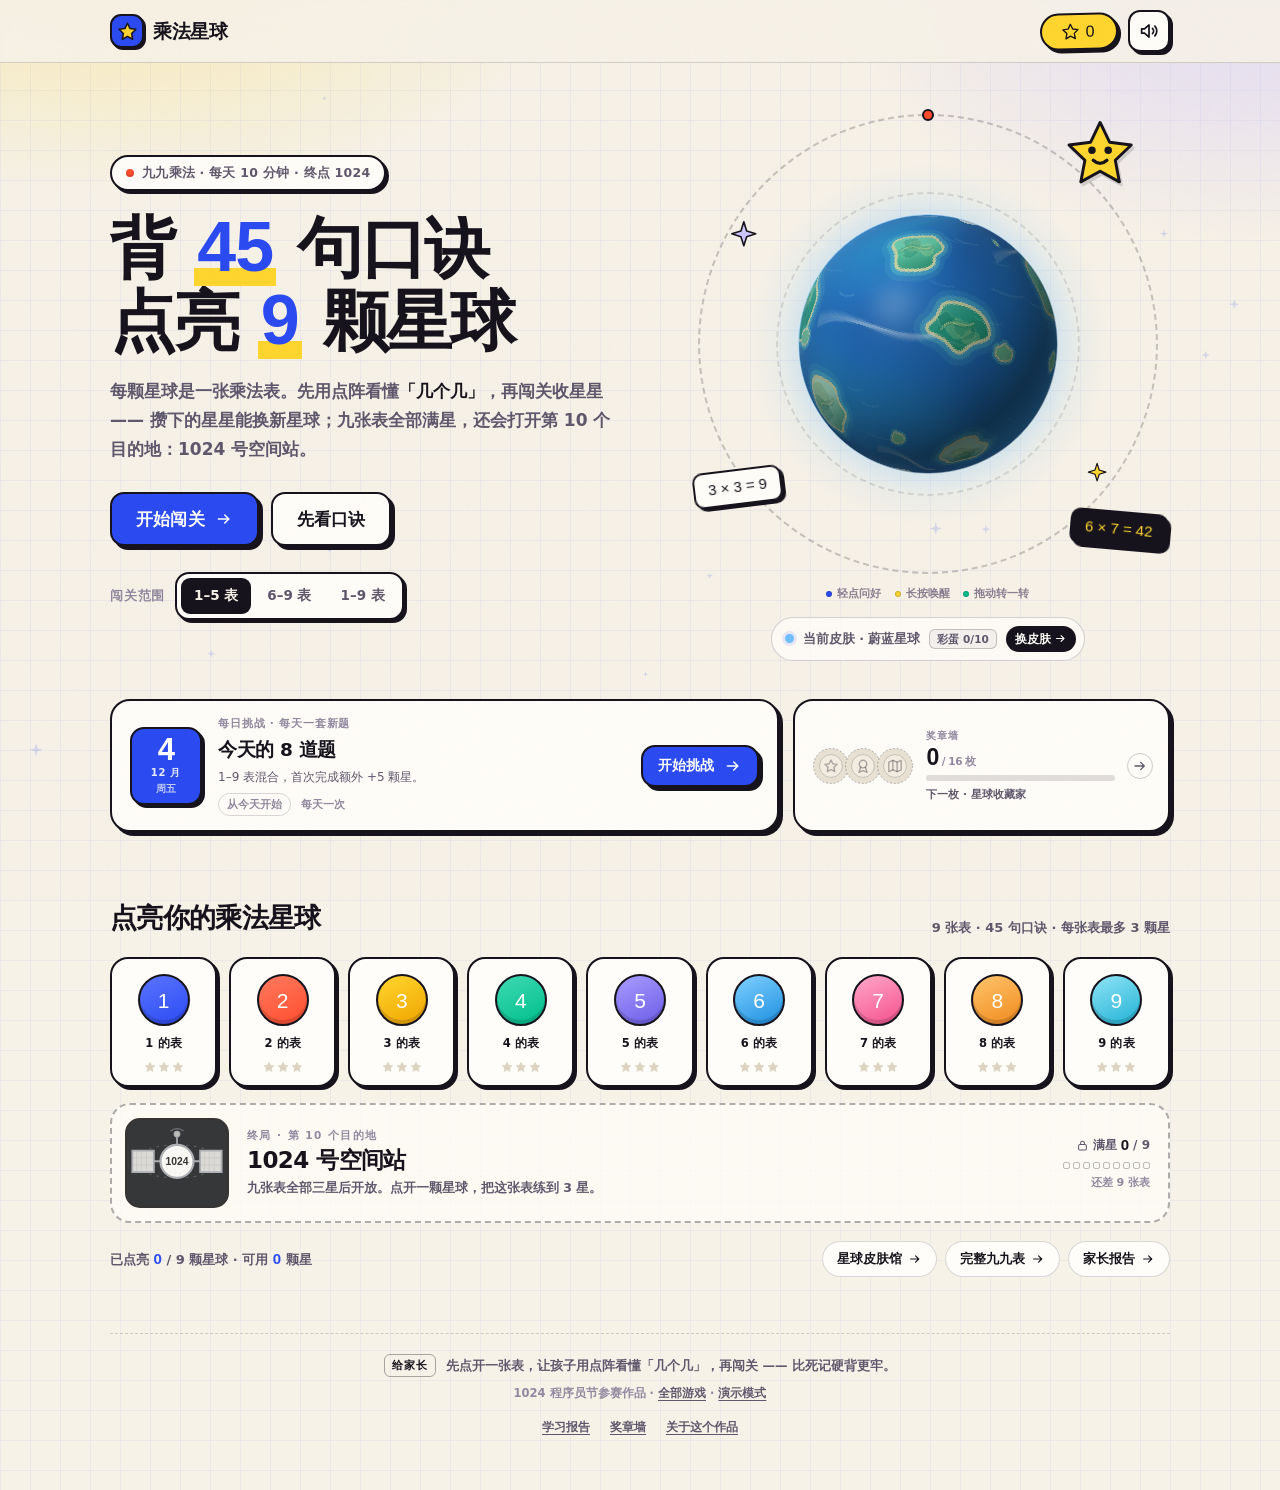
<file: multiplication-planet/index.html>
<!DOCTYPE html>
<html lang="zh-CN">
<head>
  <meta charset="UTF-8">
  <meta name="viewport" content="width=device-width, initial-scale=1, viewport-fit=cover">
  <meta name="theme-color" content="#F7F2E8">
  <title>乘法星球 · 九九表闯关</title>
  <meta name="description" content="把九九乘法表变成一场冒险：9 颗星球、45 句口诀、16 枚奖章，用点阵看懂「几个几」，每天一套挑战，终点是 1024 号空间站。">
  <link rel="icon" href="data:image/svg+xml,%3Csvg xmlns='http://www.w3.org/2000/svg' viewBox='0 0 100 100'%3E%3Crect width='100' height='100' rx='26' fill='%232B4BF2'/%3E%3Cpath d='M50 17l9.3 19.4 21.4 2.8-15.7 15.2 4 21.3L50 65.6 30.9 75.7l4.1-21.3-15.8-15.2 21.4-2.8z' fill='%23FFD62E' stroke='%2317131C' stroke-width='4' stroke-linejoin='round'/%3E%3C/svg%3E">
  <link rel="stylesheet" href="css/base.css">
  <link rel="stylesheet" href="css/screens.css">
  <link rel="stylesheet" href="css/station.css">
  <link rel="stylesheet" href="css/report.css">
  <link rel="stylesheet" href="css/about.css">
  <link rel="stylesheet" href="css/awards.css">
  <link rel="stylesheet" href="css/egg.css">
</head>
<body>
  <div class="sky" id="sky" aria-hidden="true"></div>

  <div class="demo-bar" id="demo-bar" role="status">
    <span class="demo-tag">演示模式</span>
    <span class="demo-text">全部 10 款皮肤与 1024 号空间站已解锁 · 演示中的操作不会保存</span>
    <a class="demo-exit" href="./">退出演示</a>
  </div>

  <header class="topbar">
    <div class="topbar-inner">
      <a class="brand" href="#home" data-action="home" aria-label="回到乘法星球首页">
        <span class="brand-mark" aria-hidden="true">
          <svg viewBox="0 0 24 24">
            <path d="M12 2.6l2.9 6.05 6.66.86-4.9 4.7 1.26 6.63L12 17.6l-5.92 3.24 1.26-6.63-4.9-4.7 6.66-.86z"
                  fill="#FFD62E" stroke="#17131C" stroke-width="1.7" stroke-linejoin="round"/>
          </svg>
        </span>
        <span class="brand-name">乘法星球</span>
      </a>

      <div class="topbar-tools">
        <button class="star-pill" type="button" data-action="shop" aria-label="可用星星，去皮肤馆看看" title="去星球皮肤馆">
          <svg viewBox="0 0 24 24" aria-hidden="true">
            <path d="M12 2.6l2.9 6.05 6.66.86-4.9 4.7 1.26 6.63L12 17.6l-5.92 3.24 1.26-6.63-4.9-4.7 6.66-.86z"
                  fill="#FFD62E" stroke="#17131C" stroke-width="1.7" stroke-linejoin="round"/>
          </svg>
          <span id="star-total">0</span>
        </button>
        <button class="icon-btn" id="sound-toggle" type="button" data-action="toggle-sound" aria-label="关闭声音" aria-pressed="true">
          <svg class="ico-sound-on" viewBox="0 0 24 24" aria-hidden="true">
            <path d="M4 9.6h3.1L12 5.4v13.2L7.1 14.4H4z" fill="none" stroke="currentColor" stroke-width="1.9" stroke-linejoin="round"/>
            <path d="M15.8 9.2a4 4 0 0 1 0 5.6M18.4 6.6a8 8 0 0 1 0 10.8" fill="none" stroke="currentColor" stroke-width="1.9" stroke-linecap="round"/>
          </svg>
          <svg class="ico-sound-off" viewBox="0 0 24 24" aria-hidden="true">
            <path d="M4 9.6h3.1L12 5.4v13.2L7.1 14.4H4z" fill="none" stroke="currentColor" stroke-width="1.9" stroke-linejoin="round"/>
            <path d="M15.6 9.6l5 4.8M20.6 9.6l-5 4.8" fill="none" stroke="currentColor" stroke-width="1.9" stroke-linecap="round"/>
          </svg>
        </button>
      </div>
    </div>
  </header>

  <div class="app">

    <main id="view" class="view" tabindex="-1"></main>

    <footer class="site-foot">
      <span class="foot-tag">给家长</span>
      <span>先点开一张表，让孩子用点阵看懂「几个几」，再闯关 —— 比死记硬背更牢。</span>
      <span class="foot-meta">1024 程序员节参赛作品 · <a class="foot-demo" href="../index.html">全部游戏</a> · <a class="foot-demo" href="?demo=1">演示模式</a></span>
      <span class="foot-nav">
        <button type="button" class="foot-link" data-action="report">学习报告</button>
        <button type="button" class="foot-link" data-action="awards">奖章墙</button>
        <button type="button" class="foot-link" data-action="about">关于这个作品</button>
      </span>
    </footer>
  </div>

  <div id="celebrate" class="celebrate" aria-hidden="true"></div>
  <div id="toast" class="toast" role="status" aria-live="polite"></div>

  <noscript>
    <p style="text-align:center;padding:24px;font-weight:700;">这个游戏需要开启 JavaScript 才能玩哦。</p>
  </noscript>

  <script src="js/data/core.js"></script>
  <script src="js/data/store-migrate.js"></script>
  <script src="js/data/store.js"></script>
  <script src="js/data/store-demo.js"></script>
  <script src="js/data/store-quiz.js"></script>
  <script src="js/data/stats-text.js"></script>
  <script src="js/data/stats.js"></script>
  <script src="js/base/audio.js"></script>
  <script src="js/base/ui.js"></script>
  <script src="js/planet/planet-paint-kit.js"></script>
  <script src="js/planet/planet-textures-special.js"></script>
  <script src="js/planet/planet-textures.js"></script>
  <script src="js/planet/planet-lut.js"></script>
  <script src="js/planet/planet-deco.js"></script>
  <script src="js/planet/planet.js"></script>
  <script src="js/planet/planet-fx.js"></script>
  <script src="js/planet/egg.js"></script>
  <script src="js/screens/skins.js"></script>
  <script src="js/screens/skins-view.js"></script>
  <script src="js/panels/station-view.js"></script>
  <script src="js/panels/station.js"></script>
  <script src="js/screens/home.js"></script>
  <script src="js/screens/learn.js"></script>
  <script src="js/screens/speak.js"></script>
  <script src="js/screens/quiz.js"></script>
  <script src="js/screens/play.js"></script>
  <script src="js/panels/report-view.js"></script>
  <script src="js/panels/report.js"></script>
  <script src="js/panels/about-view.js"></script>
  <script src="js/panels/about.js"></script>
  <script src="js/data/daily.js"></script>
  <script src="js/panels/awards-list.js"></script>
  <script src="js/panels/awards.js"></script>
  <script src="js/screens/awards-view.js"></script>
  <script src="js/app.js"></script>
  <script src="js/app-actions.js"></script>
</body>
</html>
</file>
<file: portal/portal.css>
/* ============================================================
   数学冒险乐园 · 门户页
   和两个游戏同一套纸感版式：方格纸底、墨线描边、硬投影
   ============================================================ */

:root {
  --paper: #f6f1e6;
  --card: #fffdf8;
  --ink: #18161c;
  --ink-2: #5c5866;
  --ink-3: #8d8996;
  --mp: #2b4bf2;
  --mp-deep: #1a31be;
  --mp-tint: #e4e9ff;
  --df: #12824a;
  --df-deep: #0b6337;
  --df-tint: #dff0d2;
  --yellow: #ffd62e;

  --bd: 2px solid var(--ink);
  --bd-soft: 1.5px solid rgba(24, 22, 28, 0.16);
  --sh-sm: 3px 3px 0 var(--ink);
  --sh: 4px 4px 0 var(--ink);
  --sh-lg: 7px 7px 0 var(--ink);

  --font: "PingFang SC", "Hiragino Sans GB", "Microsoft YaHei", "Noto Sans SC", system-ui, -apple-system, sans-serif;
  --font-num: "Arial Black", "Archivo Black", "Helvetica Neue", Impact, sans-serif;
  --ease: cubic-bezier(0.2, 0.8, 0.3, 1);
}

*,
*::before,
*::after {
  box-sizing: border-box;
}

[hidden] {
  display: none !important;
}

html {
  -webkit-text-size-adjust: 100%;
}

body {
  margin: 0;
  min-height: 100vh;
  color: var(--ink);
  font-family: var(--font);
  font-size: 16px;
  font-weight: 500;
  line-height: 1.6;
  background-color: var(--paper);
  background-image:
    linear-gradient(to right, rgba(24, 22, 28, 0.045) 1px, transparent 1px),
    linear-gradient(to bottom, rgba(24, 22, 28, 0.045) 1px, transparent 1px);
  background-size: 30px 30px;
  overflow-x: hidden;
}

/* 左上是星球的暖黄，右上是森林的嫩绿 */
body::before {
  content: "";
  position: fixed;
  inset: 0;
  z-index: 0;
  pointer-events: none;
  background:
    radial-gradient(760px 460px at 4% -12%, rgba(255, 214, 46, 0.32), transparent 62%),
    radial-gradient(720px 440px at 100% 0%, rgba(150, 214, 120, 0.34), transparent 60%);
}

/* 印刷颗粒 */
body::after {
  content: "";
  position: fixed;
  inset: 0;
  z-index: 99;
  pointer-events: none;
  opacity: 0.05;
  mix-blend-mode: multiply;
  background-image: url("data:image/svg+xml,%3Csvg xmlns='http://www.w3.org/2000/svg' width='180' height='180'%3E%3Cfilter id='n'%3E%3CfeTurbulence type='fractalNoise' baseFrequency='0.82' numOctaves='3'/%3E%3C/filter%3E%3Crect width='180' height='180' filter='url(%23n)'/%3E%3C/svg%3E");
  background-size: 180px 180px;
}

h1,
h2,
p {
  margin-top: 0;
}

a {
  color: inherit;
}

svg {
  display: block;
}

::selection {
  background: var(--yellow);
  color: var(--ink);
}

:focus-visible {
  outline: 3px solid var(--mp);
  outline-offset: 3px;
}

/* ---------- 顶栏 ---------- */

.topbar {
  position: relative;
  z-index: 2;
  border-bottom: var(--bd-soft);
  background: rgba(246, 241, 230, 0.86);
}

.topbar-inner {
  display: flex;
  align-items: center;
  justify-content: space-between;
  gap: 16px;
  width: min(1140px, 100%);
  margin: 0 auto;
  padding: 12px clamp(16px, 4vw, 40px);
}

.brand {
  display: inline-flex;
  align-items: center;
  gap: 10px;
  font-size: 19px;
  font-weight: 900;
  letter-spacing: -0.02em;
}

.brand-mark {
  flex: 0 0 auto;
  width: 36px;
  height: 36px;
  border: var(--bd);
  border-radius: 11px;
  overflow: hidden;
  box-shadow: 2px 2px 0 var(--ink);
}

.brand-mark svg {
  width: 100%;
  height: 100%;
}

.topbar-note {
  padding: 5px 12px;
  border: var(--bd-soft);
  border-radius: 999px;
  background: var(--card);
  font-size: 12.5px;
  font-weight: 800;
  color: var(--ink-2);
}

/* ---------- 版心 ---------- */

.page {
  position: relative;
  z-index: 1;
  width: min(1140px, 100%);
  margin: 0 auto;
  padding: clamp(28px, 5vw, 56px) clamp(16px, 4vw, 40px) 24px;
}

/* ---------- 开场 ---------- */

.intro {
  max-width: 720px;
  margin: 0 auto clamp(26px, 4vw, 44px);
  text-align: center;
}

.eyebrow {
  display: inline-flex;
  align-items: center;
  gap: 8px;
  padding: 6px 14px;
  border: var(--bd);
  border-radius: 999px;
  background: var(--card);
  box-shadow: var(--sh-sm);
  font-size: 13px;
  font-weight: 900;
  letter-spacing: 0.04em;
}

.eyebrow .dot {
  width: 9px;
  height: 9px;
  border: 1.5px solid var(--ink);
  border-radius: 50%;
  background: linear-gradient(90deg, var(--mp) 50%, var(--df) 50%);
}

.title {
  margin: 18px 0 14px;
  font-size: clamp(36px, 6vw, 62px);
  font-weight: 900;
  line-height: 1.08;
  letter-spacing: -0.035em;
}

.title em {
  font-style: normal;
  padding: 0 0.04em;
  background: linear-gradient(to top, var(--yellow) 0 0.28em, transparent 0.28em);
}

.lede {
  max-width: 34em;
  margin: 0 auto;
  font-size: clamp(15px, 1.6vw, 17px);
  font-weight: 600;
  line-height: 1.75;
  color: var(--ink-2);
}

.lede b {
  color: var(--ink);
  font-weight: 900;
}

/* ---------- 两个目的地 ---------- */

.dests {
  display: grid;
  grid-template-columns: repeat(2, minmax(0, 1fr));
  gap: clamp(18px, 3vw, 34px);
}

.dest {
  --accent: var(--mp);
  --accent-deep: var(--mp-deep);
  --tint: var(--mp-tint);
  position: relative;
  display: flex;
  flex-direction: column;
  border: var(--bd);
  border-radius: 28px;
  background: var(--card);
  box-shadow: var(--sh-lg);
  overflow: hidden;
  transition: transform 0.16s var(--ease), box-shadow 0.16s var(--ease);
}

.dest-df {
  --accent: var(--df);
  --accent-deep: var(--df-deep);
  --tint: var(--df-tint);
}

.dest-art {
  position: relative;
  border-bottom: var(--bd);
}

.dest-svg {
  width: 100%;
  height: auto;
}

.dest-step {
  position: absolute;
  left: 14px;
  top: 14px;
  padding: 4px 12px;
  border: var(--bd);
  border-radius: 999px;
  background: var(--yellow);
  box-shadow: 2px 2px 0 var(--ink);
  font-size: 13px;
  font-weight: 900;
  letter-spacing: 0.04em;
}

.dest-sticker {
  position: absolute;
  bottom: 14px;
  padding: 6px 12px;
  border: var(--bd);
  border-radius: 10px;
  background: var(--card);
  box-shadow: 3px 3px 0 var(--ink);
  font-family: var(--font-num);
  font-size: 16px;
  line-height: 1.2;
  white-space: nowrap;
}

.dest-mp .dest-sticker {
  right: 14px;
  transform: rotate(4deg);
}

.dest-df .dest-sticker {
  left: 14px;
  transform: rotate(-4deg);
}

.dest-body {
  display: flex;
  flex: 1;
  flex-direction: column;
  gap: 12px;
  padding: clamp(18px, 2.6vw, 28px);
}

.dest-kicker {
  font-size: 12.5px;
  font-weight: 900;
  letter-spacing: 0.14em;
  color: var(--accent);
}

.dest-title {
  margin: -6px 0 0;
  font-size: clamp(28px, 3.4vw, 38px);
  font-weight: 900;
  line-height: 1.15;
  letter-spacing: -0.03em;
}

.dest-desc {
  margin: 0;
  font-size: 15px;
  font-weight: 600;
  line-height: 1.75;
  color: var(--ink-2);
}

.dest-facts {
  display: flex;
  flex-wrap: wrap;
  gap: 8px;
  margin: 0;
  padding: 0;
  list-style: none;
}

.dest-facts li {
  padding: 4px 12px;
  border: var(--bd-soft);
  border-radius: 999px;
  background: var(--tint);
  font-size: 13px;
  font-weight: 800;
}

.dest-facts b {
  font-family: var(--font-num);
  color: var(--accent-deep);
}

/* 进度：只读两个游戏各自存在本机的记录 */
.dest-progress {
  display: flex;
  flex-wrap: wrap;
  align-items: center;
  gap: 8px 12px;
  padding-top: 12px;
  border-top: 1.5px dashed rgba(24, 22, 28, 0.16);
  font-size: 13.5px;
  font-weight: 700;
  color: var(--ink-2);
}

.pg-dots {
  display: flex;
  gap: 4px;
}

.pg-dots i {
  width: 11px;
  height: 11px;
  border: 1.5px solid rgba(24, 22, 28, 0.22);
  border-radius: 50%;
}

.pg-dots i.is-lit {
  border-color: var(--ink);
  background: var(--accent);
}

.pg-dots i.is-full {
  border-color: var(--ink);
  background: var(--yellow);
}

.pg-text b {
  font-family: var(--font-num);
  font-size: 15px;
  color: var(--ink);
}

.pg-badge {
  padding: 2px 10px;
  border: 1.5px solid var(--ink);
  border-radius: 999px;
  background: var(--yellow);
  font-size: 12px;
  font-weight: 900;
  color: var(--ink);
}

.dest-actions {
  display: flex;
  flex-wrap: wrap;
  align-items: center;
  justify-content: space-between;
  gap: 10px 16px;
  margin-top: auto;
  padding-top: 6px;
}

.btn {
  display: inline-flex;
  align-items: center;
  justify-content: center;
  gap: 10px;
  min-height: 54px;
  padding: 0 22px 0 24px;
  border: var(--bd);
  border-radius: 14px;
  background: var(--accent);
  box-shadow: var(--sh);
  color: #fff;
  font-size: 17px;
  font-weight: 900;
  letter-spacing: 0.01em;
  text-decoration: none;
  transition: background 0.14s ease;
}

.btn svg {
  flex: 0 0 auto;
  width: 18px;
  height: 18px;
  transition: transform 0.18s var(--ease);
}

/* 整张卡片都能点：按钮的伪元素铺满卡片。按钮自身不做位移，否则伪元素会跟着缩回按钮 */
.dest-go::after {
  content: "";
  position: absolute;
  inset: 0;
  z-index: 1;
}

.dest-demo {
  position: relative;
  z-index: 2;
  padding: 6px 2px;
  font-size: 13.5px;
  font-weight: 800;
  color: var(--ink-2);
  text-decoration: underline;
  text-underline-offset: 3px;
}

.dest-demo:hover {
  color: var(--accent-deep);
}

.dest :focus-visible {
  outline-color: var(--accent);
}

@media (hover: hover) {
  .dest:hover {
    transform: translate(-2px, -4px);
    box-shadow: 10px 11px 0 var(--ink);
  }

  .dest:hover .btn {
    background: var(--accent-deep);
  }

  .dest:hover .btn svg {
    transform: translateX(3px);
  }
}

.dest:active {
  transform: translate(2px, 2px);
  box-shadow: 3px 3px 0 var(--ink);
}

/* ---------- 插画动效 ---------- */

.art-float {
  animation: art-float 6s ease-in-out infinite;
}

.art-bob {
  animation: art-float 4.6s ease-in-out -1.2s infinite;
}

.art-twinkle circle {
  animation: art-twinkle 3.2s ease-in-out infinite;
}

.art-twinkle circle:nth-child(3n) {
  animation-delay: -1.1s;
}

.art-twinkle circle:nth-child(3n + 1) {
  animation-delay: -2.2s;
}

.art-rays {
  transform-origin: 310px 44px;
  animation: art-spin 40s linear infinite;
}

.art-cloud {
  animation: art-drift 14s ease-in-out infinite alternate;
}

.art-sway {
  transform-origin: 201px 168px;
  animation: art-sway 6s ease-in-out infinite;
}

@keyframes art-float {
  0%, 100% { transform: translateY(0); }
  50% { transform: translateY(-5px); }
}

@keyframes art-twinkle {
  0%, 100% { opacity: 0.35; }
  50% { opacity: 1; }
}

@keyframes art-spin {
  to { transform: rotate(360deg); }
}

@keyframes art-drift {
  from { transform: translateX(-6px); }
  to { transform: translateX(14px); }
}

@keyframes art-sway {
  0%, 100% { transform: rotate(-1.2deg); }
  50% { transform: rotate(1.2deg); }
}

/* ---------- 先乘后除 ---------- */

.bridge {
  display: grid;
  grid-template-columns: minmax(0, 1fr) auto;
  align-items: center;
  gap: 20px clamp(20px, 4vw, 48px);
  margin-top: clamp(28px, 4.4vw, 52px);
  padding: clamp(20px, 3vw, 32px);
  border: var(--bd);
  border-radius: 24px;
  background: var(--card);
  box-shadow: var(--sh);
}

.bridge-kicker {
  font-size: 12.5px;
  font-weight: 900;
  letter-spacing: 0.14em;
  color: var(--ink-3);
}

.bridge h2 {
  margin: 4px 0 8px;
  font-size: clamp(22px, 2.6vw, 28px);
  font-weight: 900;
  letter-spacing: -0.02em;
}

.bridge p {
  max-width: 34em;
  margin: 0;
  font-size: 15px;
  font-weight: 600;
  line-height: 1.75;
  color: var(--ink-2);
}

.nowrap {
  white-space: nowrap;
}

.bridge-demo {
  display: flex;
  align-items: center;
  gap: 14px;
}

.chant {
  padding: 12px 18px;
  border: var(--bd);
  border-radius: 16px;
  background: var(--yellow);
  box-shadow: var(--sh-sm);
  font-size: clamp(22px, 2.6vw, 28px);
  font-weight: 900;
  letter-spacing: 0.1em;
  white-space: nowrap;
}

.bridge-arrow {
  font-size: 24px;
  font-weight: 900;
  color: var(--ink-3);
}

.bridge-facts {
  display: grid;
  gap: 8px;
  margin: 0;
  padding: 0;
  list-style: none;
}

.bridge-facts li {
  padding: 5px 14px;
  border: var(--bd);
  border-radius: 12px;
  font-family: var(--font-num);
  font-size: 17px;
  white-space: nowrap;
}

.bridge-facts .is-mul {
  background: var(--mp-tint);
}

.bridge-facts .is-div {
  background: var(--df-tint);
}

/* ---------- 页脚 ---------- */

.foot {
  position: relative;
  z-index: 1;
  display: flex;
  flex-wrap: wrap;
  align-items: baseline;
  gap: 6px 12px;
  width: min(1140px, 100%);
  margin: 0 auto;
  padding: 18px clamp(16px, 4vw, 40px) 44px;
  font-size: 13px;
  font-weight: 600;
  line-height: 1.7;
  color: var(--ink-2);
}

.foot-tag {
  flex: 0 0 auto;
  padding: 2px 10px;
  border-radius: 999px;
  background: var(--ink);
  color: var(--card);
  font-size: 11.5px;
  font-weight: 900;
  letter-spacing: 0.06em;
}

.foot-text {
  flex: 1 1 280px;
}

/* ---------- 响应式 ---------- */

@media (max-width: 860px) {
  .bridge {
    grid-template-columns: minmax(0, 1fr);
  }
}

@media (max-width: 760px) {
  .dests {
    grid-template-columns: minmax(0, 1fr);
    max-width: 520px;
    margin: 0 auto;
  }

  .bridge {
    max-width: 520px;
    margin-left: auto;
    margin-right: auto;
  }

  .topbar-note {
    display: none;
  }
}

@media (max-width: 460px) {
  .dest-actions {
    flex-direction: column;
    align-items: stretch;
  }

  .dest-demo {
    align-self: center;
  }

  .bridge-demo {
    flex-direction: column;
    align-items: flex-start;
    gap: 8px;
  }

  .bridge-arrow {
    margin-left: 18px;
    transform: rotate(90deg);
  }

  .dest-sticker {
    font-size: 14px;
  }
}

@media (prefers-reduced-motion: reduce) {
  .art-float,
  .art-bob,
  .art-twinkle circle,
  .art-rays,
  .art-cloud,
  .art-sway {
    animation: none;
  }

  .dest,
  .btn,
  .btn svg {
    transition: none;
  }

  .dest:hover,
  .dest:active {
    transform: none;
  }
}
</file>
<file: division-forest/css/base.css>
/* ============================================================
   除法森林 · 基础层
   设计语言：练习本纸感 + 印刷拼贴 + 硬边投影
   ============================================================ */

:root {
  --paper: #f3f1e3;
  --card: #fffdf6;
  --ink: #1b1f17;
  --ink-2: #566050;
  --ink-3: #8a937f;
  --brand: #12824a;
  --brand-deep: #0b6337;
  --red: #f2552c;
  --yellow: #ffd23f;
  --mint: #13b38a;
  --tint: #cfe8b8;
  --sand: #e6e1cc;

  --bd: 2px solid var(--ink);
  --bd-soft: 1.5px solid rgba(27, 31, 23, 0.16);
  --sh-sm: 3px 3px 0 var(--ink);
  --sh: 4px 4px 0 var(--ink);
  --sh-lg: 7px 7px 0 var(--ink);

  --r-xl: 28px;
  --r-lg: 20px;
  --r-md: 14px;
  --r-sm: 10px;

  --font: "PingFang SC", "Hiragino Sans GB", "Microsoft YaHei", "Noto Sans SC", system-ui, -apple-system, sans-serif;
  --font-num: "Arial Black", "Archivo Black", "Helvetica Neue", Impact, sans-serif;

  --ease: cubic-bezier(0.2, 0.8, 0.3, 1);
}

*,
*::before,
*::after {
  box-sizing: border-box;
}

html {
  -webkit-text-size-adjust: 100%;
}

body {
  margin: 0;
  min-height: 100vh;
  color: var(--ink);
  font-family: var(--font);
  font-size: 16px;
  font-weight: 500;
  line-height: 1.6;
  background-color: var(--paper);
  background-image:
    linear-gradient(to right, rgba(18, 130, 74, 0.055) 1px, transparent 1px),
    linear-gradient(to bottom, rgba(18, 130, 74, 0.055) 1px, transparent 1px);
  background-size: 30px 30px;
  overflow-x: hidden;
}

@supports (overflow-x: clip) {
  body {
    overflow-x: clip;
  }
}

/* 纸面上的暖色光晕 */
body::before {
  content: "";
  position: fixed;
  inset: 0;
  z-index: 0;
  pointer-events: none;
  background:
    radial-gradient(780px 460px at 10% -10%, rgba(255, 214, 46, 0.34), transparent 62%),
    radial-gradient(700px 420px at 98% 0%, rgba(196, 228, 170, 0.5), transparent 58%);
}

/* 印刷颗粒 */
body::after {
  content: "";
  position: fixed;
  inset: 0;
  z-index: 99;
  pointer-events: none;
  opacity: 0.05;
  mix-blend-mode: multiply;
  background-image: url("data:image/svg+xml,%3Csvg xmlns='http://www.w3.org/2000/svg' width='180' height='180'%3E%3Cfilter id='n'%3E%3CfeTurbulence type='fractalNoise' baseFrequency='0.82' numOctaves='3'/%3E%3C/filter%3E%3Crect width='180' height='180' filter='url(%23n)'/%3E%3C/svg%3E");
  background-size: 180px 180px;
}

button {
  font: inherit;
  color: inherit;
  -webkit-tap-highlight-color: transparent;
}

h1,
h2,
h3,
h4,
p {
  margin-top: 0;
}

a {
  color: inherit;
}

svg {
  display: block;
}

::selection {
  background: var(--yellow);
  color: var(--ink);
}

:focus-visible {
  outline: 3px solid var(--brand);
  outline-offset: 3px;
}

.view {
  outline: none;
}

/* ---------- 背景小叶子 ---------- */

.sky {
  position: fixed;
  inset: 0;
  z-index: 0;
  overflow: hidden;
  pointer-events: none;
}

.sky .spark {
  position: absolute;
  background: var(--brand);
  opacity: 0.16;
  border-radius: 0 100% 0 100%;
  transform: rotate(var(--tilt, 30deg));
  animation: twinkle 5s ease-in-out infinite;
}

.sky .spark.is-warm {
  background: #e58a2c;
}

/* ---------- 骨架 ---------- */

.app {
  position: relative;
  z-index: 1;
  width: min(1140px, 100%);
  margin: 0 auto;
  padding: 0 clamp(16px, 4vw, 40px) 48px;
}

.topbar {
  position: sticky;
  top: 0;
  z-index: 30;
  background: rgba(243, 241, 227, 0.9);
  -webkit-backdrop-filter: blur(10px);
  backdrop-filter: blur(10px);
  border-bottom: var(--bd-soft);
}

.topbar-inner {
  display: flex;
  align-items: center;
  justify-content: space-between;
  gap: 16px;
  width: min(1140px, 100%);
  margin: 0 auto;
  padding: 10px clamp(16px, 4vw, 40px);
}

.brand {
  display: inline-flex;
  align-items: center;
  gap: 9px;
  padding: 3px 8px 3px 0;
  border-radius: var(--r-md);
  font-size: 19px;
  font-weight: 900;
  letter-spacing: -0.02em;
  text-decoration: none;
}

.brand-mark {
  display: grid;
  place-items: center;
  width: 34px;
  height: 34px;
  border: var(--bd);
  border-radius: 11px;
  background: var(--brand);
  box-shadow: 2px 2px 0 var(--ink);
  transition: transform 0.24s var(--ease);
}

.brand-mark svg {
  width: 21px;
  height: 21px;
}

.brand:hover .brand-mark {
  transform: rotate(-10deg) translateY(-1px);
}

.topbar-tools {
  display: flex;
  align-items: center;
  gap: 10px;
}

.star-pill {
  display: inline-flex;
  align-items: center;
  gap: 6px;
  justify-content: center;
  min-width: 78px;
  padding: 7px 14px 7px 11px;
  border: var(--bd);
  border-radius: 999px;
  background: var(--yellow);
  box-shadow: var(--sh-sm);
  font-family: var(--font-num);
  font-size: 16px;
  line-height: 1;
  color: var(--ink);
  transform: rotate(-1.5deg);
  cursor: pointer;
  transition: transform 0.14s var(--ease), box-shadow 0.14s var(--ease);
}

.star-pill:hover {
  transform: rotate(-1.5deg) translate(-1px, -2px);
  box-shadow: 5px 5px 0 var(--ink);
}

.star-pill:active {
  transform: rotate(-1.5deg) translate(2px, 2px);
  box-shadow: 1px 1px 0 var(--ink);
}

.star-pill svg {
  width: 19px;
  height: 19px;
}

.star-pill .bump {
  animation: bump 0.42s var(--ease);
}

.icon-btn {
  display: grid;
  place-items: center;
  width: 42px;
  height: 42px;
  padding: 0;
  border: var(--bd);
  border-radius: 12px;
  background: var(--card);
  box-shadow: var(--sh-sm);
  cursor: pointer;
  transition: transform 0.12s ease, box-shadow 0.12s ease;
}

.icon-btn svg {
  width: 22px;
  height: 22px;
}

.icon-btn:hover {
  transform: translate(-1px, -1px);
  box-shadow: 4px 4px 0 var(--ink);
}

.icon-btn:active {
  transform: translate(3px, 3px);
  box-shadow: 0 0 0 var(--ink);
}

.icon-btn .ico-sound-off {
  display: none;
}

.icon-btn.is-muted .ico-sound-on {
  display: none;
}

.icon-btn.is-muted .ico-sound-off {
  display: block;
}

/* ---------- 按钮 ---------- */

.btn {
  display: inline-flex;
  align-items: center;
  justify-content: center;
  gap: 10px;
  min-height: 54px;
  padding: 0 24px;
  border: var(--bd);
  border-radius: var(--r-md);
  background: var(--card);
  box-shadow: var(--sh);
  font-size: 17px;
  font-weight: 900;
  letter-spacing: 0.01em;
  text-decoration: none;
  cursor: pointer;
  transition: transform 0.13s var(--ease), box-shadow 0.13s var(--ease);
}

.btn:hover {
  transform: translate(-1px, -2px);
  box-shadow: 6px 6px 0 var(--ink);
}

.btn:active {
  transform: translate(3px, 3px);
  box-shadow: 1px 1px 0 var(--ink);
}

.btn:disabled {
  cursor: default;
  opacity: 0.5;
  box-shadow: var(--sh-sm);
}

.btn:disabled:hover,
.btn:disabled:active {
  transform: none;
  box-shadow: var(--sh-sm);
}

.btn-primary {
  background: var(--brand);
  color: #fff;
}

.btn-accent {
  background: var(--yellow);
  color: var(--ink);
}

.btn-sm {
  min-height: 46px;
  padding: 0 18px;
  border-radius: 12px;
  font-size: 15px;
  box-shadow: var(--sh-sm);
}

.btn-sm:hover {
  box-shadow: 5px 5px 0 var(--ink);
}

.btn svg {
  width: 18px;
  height: 18px;
  flex: 0 0 auto;
}

/* ---------- 胶囊 / 分段控件 ---------- */

.eyebrow {
  display: inline-flex;
  align-items: center;
  gap: 8px;
  padding: 6px 14px;
  border: var(--bd);
  border-radius: 999px;
  background: var(--card);
  box-shadow: var(--sh-sm);
  font-size: 12.5px;
  font-weight: 800;
  letter-spacing: 0.02em;
  color: var(--ink-2);
}

.eyebrow .dot {
  width: 8px;
  height: 8px;
  border-radius: 50%;
  background: var(--red);
}

.scope-row {
  display: flex;
  flex-wrap: wrap;
  align-items: center;
  gap: 10px;
  margin-top: 26px;
}

.scope-label {
  font-size: 12.5px;
  font-weight: 800;
  letter-spacing: 0.06em;
  color: var(--ink-3);
}

.scope {
  display: inline-flex;
  gap: 3px;
  padding: 4px;
  border: var(--bd);
  border-radius: 14px;
  background: var(--card);
  box-shadow: var(--sh-sm);
}

.scope-btn {
  padding: 7px 13px;
  border: 0;
  border-radius: 9px;
  background: transparent;
  font-size: 13.5px;
  font-weight: 800;
  color: var(--ink-2);
  cursor: pointer;
  transition: background 0.14s ease, color 0.14s ease;
}

.scope-btn:hover {
  color: var(--ink);
  background: rgba(27, 31, 23, 0.06);
}

.scope-btn.is-active {
  background: var(--ink);
  color: var(--paper);
}

/* ---------- 返回按钮 ---------- */

.back-btn {
  display: inline-flex;
  align-items: center;
  gap: 7px;
  padding: 8px 14px;
  border: var(--bd-soft);
  border-radius: 11px;
  background: var(--card);
  font-size: 13.5px;
  font-weight: 800;
  color: var(--ink-2);
  cursor: pointer;
  transition: transform 0.13s ease, border-color 0.13s ease, color 0.13s ease;
}

.back-btn:hover {
  transform: translateY(-1px);
  border-color: var(--ink);
  color: var(--ink);
}

.back-btn svg {
  width: 15px;
  height: 15px;
}

/* ---------- 页脚 ---------- */

.site-foot {
  margin-top: 56px;
  padding-top: 20px;
  border-top: 1px dashed rgba(27, 31, 23, 0.18);
  font-size: 12.5px;
  line-height: 1.8;
  font-weight: 600;
  color: var(--ink-2);
  text-align: center;
}

.foot-tag {
  display: inline-block;
  margin-right: 6px;
  padding: 1px 7px;
  border: 1.5px solid rgba(27, 31, 23, 0.35);
  border-radius: 6px;
  font-size: 11px;
  font-weight: 800;
  letter-spacing: 0.08em;
  color: var(--ink);
  vertical-align: 1px;
}

.foot-nav {
  display: flex;
  justify-content: center;
  gap: 16px;
  margin-top: 10px;
}

.foot-link {
  padding: 3px 2px;
  border: 0;
  background: none;
  font-size: 12px;
  font-weight: 800;
  color: var(--ink-2);
  text-decoration: underline;
  text-underline-offset: 3px;
  cursor: pointer;
}

.foot-link:hover {
  color: var(--brand);
}

/* ---------- 提示与撒花 ---------- */

.toast {
  position: fixed;
  left: 50%;
  bottom: 28px;
  z-index: 60;
  max-width: min(90vw, 520px);
  padding: 11px 20px;
  border: var(--bd);
  border-radius: 12px;
  background: var(--ink);
  box-shadow: 4px 4px 0 rgba(255, 214, 46, 0.9);
  color: var(--paper);
  font-size: 13.5px;
  font-weight: 800;
  text-align: center;
  opacity: 0;
  pointer-events: none;
  transform: translate(-50%, 16px);
  transition: opacity 0.22s ease, transform 0.22s var(--ease);
}

.toast.show {
  opacity: 1;
  transform: translate(-50%, 0);
}

.celebrate {
  position: fixed;
  inset: 0;
  z-index: 50;
  overflow: hidden;
  pointer-events: none;
}

.confetti-piece {
  position: absolute;
  top: -24px;
  width: 10px;
  height: 16px;
  border-radius: 2px;
  opacity: 0.95;
  animation: confettiFall linear forwards;
}

/* ---------- 通用动画 ---------- */

.screen {
  animation: rise 0.42s var(--ease) both;
}

@keyframes rise {
  from {
    opacity: 0;
    transform: translateY(14px);
  }
  to {
    opacity: 1;
    transform: none;
  }
}

@keyframes twinkle {
  0%, 100% {
    opacity: 0.1;
    transform: scale(0.9) rotate(0deg);
  }
  50% {
    opacity: 0.4;
    transform: scale(1.2) rotate(16deg);
  }
}

@keyframes bump {
  0% { transform: rotate(-1.5deg) scale(1); }
  40% { transform: rotate(-1.5deg) scale(1.18); }
  100% { transform: rotate(-1.5deg) scale(1); }
}

@keyframes dotIn {
  from {
    opacity: 0;
    transform: scale(0.2);
  }
  to {
    opacity: 1;
    transform: scale(1);
  }
}

@keyframes float {
  0%, 100% { transform: translateY(0); }
  50% { transform: translateY(-10px); }
}

@keyframes shake {
  0%, 100% { transform: translateX(0); }
  20% { transform: translateX(-7px); }
  40% { transform: translateX(6px); }
  60% { transform: translateX(-4px); }
  80% { transform: translateX(3px); }
}

@keyframes confettiFall {
  0% {
    transform: translate3d(0, 0, 0) rotate(0deg);
    opacity: 1;
  }
  100% {
    transform: translate3d(var(--dx, 0px), 106vh, 0) rotate(var(--spin, 680deg));
    opacity: 0.9;
  }
}

@keyframes starPop {
  0% {
    opacity: 0;
    transform: scale(0.3) rotate(-20deg);
  }
  70% {
    opacity: 1;
    transform: scale(1.14) rotate(4deg);
  }
  100% {
    opacity: 1;
    transform: scale(1) rotate(0deg);
  }
}

@media (prefers-reduced-motion: reduce) {
  *,
  *::before,
  *::after {
    animation-duration: 0.001ms !important;
    animation-iteration-count: 1 !important;
    transition-duration: 0.001ms !important;
  }

  .sky .spark {
    animation: none !important;
  }

  /* 减少动效时，结算星星应当一次全部出现，不能再等延迟 */
  .result-stars svg {
    animation: none !important;
  }
}
</file>
<file: division-forest/css/screens.css>
/* ============================================================
   除法森林 · 页面层
   ============================================================ */

/* ---------- 首页 · 主视觉 ---------- */

.hero {
  display: grid;
  grid-template-columns: minmax(0, 1.04fr) minmax(0, 0.96fr);
  align-items: center;
  gap: clamp(18px, 4vw, 56px);
  padding: clamp(20px, 4vw, 52px) 0 4px;
}

.hero-title {
  margin: 20px 0 20px;
  font-size: clamp(38px, 5.4vw, 66px);
  line-height: 1.04;
  font-weight: 900;
  letter-spacing: -0.035em;
}

.hero-title .line {
  display: block;
}

.hero-title .mark {
  position: relative;
  font-style: normal;
  font-family: var(--font-num);
  font-size: 1.06em;
  letter-spacing: -0.01em;
  color: var(--brand);
  padding: 0 0.04em;
  background: linear-gradient(to top, var(--yellow) 0 0.26em, transparent 0.26em);
}

.hero-lede {
  max-width: 30em;
  margin-bottom: 28px;
  font-size: clamp(15px, 1.5vw, 17px);
  line-height: 1.72;
  font-weight: 600;
  color: var(--ink-2);
}

.hero-lede b {
  color: var(--ink);
  font-weight: 900;
}

.hero-actions {
  display: flex;
  flex-wrap: wrap;
  gap: 12px;
}

.hero-art {
  display: grid;
  justify-items: center;
  gap: 14px;
  min-width: 0;
}

.hero-stage {
  position: relative;
  width: min(100%, 460px);
  aspect-ratio: 1 / 1;
  isolation: isolate;
}

.hero-sticker {
  position: absolute;
  z-index: 3;
  padding: 7px 13px;
  border: 2px solid var(--ink);
  border-radius: 10px;
  background: var(--card);
  box-shadow: 3px 3px 0 var(--ink);
  font-family: var(--font-num);
  font-size: 15px;
  line-height: 1.2;
  white-space: nowrap;
}

.sticker-a {
  left: -1%;
  bottom: 15%;
  transform: rotate(-7deg);
}

.sticker-b {
  right: -2%;
  bottom: 6%;
  transform: rotate(5deg);
  background: var(--ink);
  color: var(--yellow);
}

.skin-chip {
  display: inline-flex;
  align-items: center;
  gap: 9px;
  padding: 8px 8px 8px 13px;
  border: 1.5px solid rgba(27, 31, 23, 0.18);
  border-radius: 999px;
  background: rgba(255, 253, 249, 0.82);
  font-size: 12.5px;
  font-weight: 800;
  color: var(--ink-2);
  cursor: pointer;
  transition: transform 0.14s var(--ease), border-color 0.14s ease, box-shadow 0.14s ease;
}

.skin-chip:hover {
  border-color: var(--ink);
  box-shadow: 3px 3px 0 rgba(27, 31, 23, 0.16);
  transform: translateY(-2px);
}

.skin-chip-dot {
  width: 9px;
  height: 9px;
  border-radius: 50%;
  background: var(--skin, var(--brand));
  box-shadow: 0 0 0 3px rgba(18, 130, 74, 0.1);
}

.skin-chip-go {
  display: inline-flex;
  align-items: center;
  gap: 3px;
  padding: 4px 9px;
  border-radius: 999px;
  background: var(--ink);
  color: var(--card);
  font-size: 11.5px;
  font-weight: 800;
}

.skin-chip-go svg {
  width: 13px;
  height: 13px;
}

@keyframes spin {
  to { transform: rotate(360deg); }
}

/* ---------- 星球地图 ---------- */

.map-section {
  margin-top: clamp(32px, 5.4vw, 64px);
}

.section-head {
  display: flex;
  flex-wrap: wrap;
  align-items: flex-end;
  justify-content: space-between;
  gap: 6px 18px;
  margin-bottom: 18px;
}

.section-head h2 {
  margin: 0;
  font-size: clamp(21px, 2.5vw, 27px);
  font-weight: 900;
  letter-spacing: -0.025em;
}

.section-head p {
  margin: 0;
  font-size: 13px;
  font-weight: 700;
  color: var(--ink-2);
}

.planet-grid {
  display: grid;
  grid-template-columns: repeat(9, minmax(0, 1fr));
  gap: 12px;
}

.planet-card {
  position: relative;
  display: flex;
  flex-direction: column;
  align-items: center;
  justify-content: center;
  gap: 8px;
  padding: 15px 6px 12px;
  border: var(--bd);
  border-radius: 18px;
  background: var(--card);
  box-shadow: var(--sh-sm);
  cursor: pointer;
  transition: transform 0.14s var(--ease), box-shadow 0.14s var(--ease);
}

.planet-card:hover {
  transform: translate(-2px, -4px);
  box-shadow: 6px 8px 0 var(--ink);
}

.planet-card:active {
  transform: translate(2px, 2px);
  box-shadow: 1px 1px 0 var(--ink);
}

.planet-label {
  font-size: 11.5px;
  font-weight: 800;
  letter-spacing: 0.01em;
}

.planet-stars {
  display: flex;
  gap: 2px;
  color: #ddd3c0;
}

.planet-stars svg {
  width: 12px;
  height: 12px;
}

.planet-stars .on {
  color: var(--yellow);
}

.planet-stars .on path {
  stroke: #b98a00;
  stroke-width: 1.6;
}

.map-foot {
  display: flex;
  flex-wrap: wrap;
  align-items: center;
  justify-content: space-between;
  gap: 10px 16px;
  margin-top: 18px;
  font-size: 13px;
  font-weight: 700;
  color: var(--ink-2);
}

.map-foot b {
  font-family: var(--font-num);
  font-size: 15px;
  color: var(--brand);
}

.link-btn {
  display: inline-flex;
  align-items: center;
  gap: 6px;
  padding: 7px 14px;
  border: var(--bd-soft);
  border-radius: 999px;
  background: var(--card);
  font-size: 12.5px;
  font-weight: 800;
  color: var(--ink);
  cursor: pointer;
  transition: border-color 0.13s ease, transform 0.13s ease;
}

.link-btn:hover {
  border-color: var(--ink);
  transform: translateY(-1px);
}

.link-btn svg {
  width: 14px;
  height: 14px;
}

/* ---------- 学习页 ---------- */

.learn-head {
  display: flex;
  flex-wrap: wrap;
  align-items: center;
  justify-content: space-between;
  gap: 12px;
  margin-bottom: 14px;
}

.learn-progress {
  font-size: 12.5px;
  font-weight: 800;
  color: var(--ink-3);
}

.learn-head-tools {
  display: flex;
  align-items: center;
  gap: 12px;
}

.learn-progress b {
  font-family: var(--font-num);
  font-size: 14px;
  color: var(--ink);
}

.table-tabs {
  display: flex;
  gap: 7px;
  overflow-x: auto;
  padding: 2px 2px 10px;
  margin-bottom: 6px;
  scrollbar-width: none;
}

.table-tabs::-webkit-scrollbar {
  display: none;
}

.table-tab {
  flex: 0 0 auto;
  width: 44px;
  height: 44px;
  padding: 0;
  border: var(--bd);
  border-radius: 12px;
  background: var(--card);
  box-shadow: 3px 3px 0 rgba(27, 31, 23, 0.16);
  font-family: var(--font-num);
  font-size: 17px;
  cursor: pointer;
  transition: transform 0.13s var(--ease), box-shadow 0.13s var(--ease), background 0.13s ease;
}

.table-tab:hover {
  transform: translateY(-2px);
  box-shadow: 4px 5px 0 rgba(27, 31, 23, 0.3);
}

.table-tab.is-active {
  background: var(--brand);
  color: #fff;
  box-shadow: 3px 3px 0 var(--ink);
}

.worksheet {
  display: grid;
  grid-template-columns: minmax(0, 1.06fr) minmax(0, 0.94fr);
  gap: clamp(16px, 3vw, 34px);
  padding: clamp(18px, 3.2vw, 34px);
  border: var(--bd);
  border-radius: var(--r-xl);
  background: var(--card);
  box-shadow: var(--sh-lg);
}

.learn-formula {
  display: flex;
  flex-direction: column;
  align-items: center;
  justify-content: center;
  gap: 4px;
  text-align: center;
}

.formula {
  display: flex;
  flex-wrap: wrap;
  align-items: baseline;
  justify-content: center;
  gap: 0.06em;
  font-family: var(--font-num);
  font-size: clamp(48px, 7vw, 80px);
  line-height: 1.04;
  letter-spacing: -0.03em;
}

.formula .op {
  color: var(--ink-3);
  font-size: 0.62em;
}

.formula .res {
  color: var(--brand);
}

.chant {
  display: inline-block;
  margin: 10px 0 14px;
  padding: 5px 20px 6px;
  border: var(--bd);
  border-radius: 999px;
  background: var(--yellow);
  box-shadow: var(--sh-sm);
  font-size: clamp(18px, 2.2vw, 22px);
  font-weight: 900;
  letter-spacing: 0.18em;
  text-indent: 0.18em;
  transform: rotate(-1.2deg);
}

.speak-btn {
  display: inline-flex;
  align-items: center;
  gap: 8px;
  padding: 9px 18px;
  border: var(--bd);
  border-radius: 999px;
  background: var(--card);
  box-shadow: var(--sh-sm);
  font-size: 14px;
  font-weight: 900;
  cursor: pointer;
  transition: transform 0.13s var(--ease), box-shadow 0.13s var(--ease);
}

.speak-btn svg {
  width: 17px;
  height: 17px;
}

.speak-btn:hover {
  transform: translate(-1px, -2px);
  box-shadow: 4px 5px 0 var(--ink);
}

.speak-btn:active {
  transform: translate(2px, 2px);
  box-shadow: 0 0 0 var(--ink);
}

.learn-hint {
  margin: 12px 0 0;
  font-size: 12px;
  font-weight: 700;
  color: var(--ink-3);
  text-align: center;
}

.learn-visual {
  display: flex;
  flex-direction: column;
  align-items: center;
  justify-content: center;
  gap: 10px;
}

.dots-panel {
  display: grid;
  place-items: center;
  width: min(100%, calc(var(--dots-w, 300px) + 36px));
  max-width: 100%;
  padding: 22px 16px;
  border: 2px dashed #d7ccb6;
  border-radius: 18px;
  background: #fbf7ee;
}

.dots-panel > [data-big="dots"] {
  width: 100%;
}

.dots {
  display: grid;
  width: 100%;
  grid-template-columns: repeat(var(--cols, 9), minmax(0, 1fr));
  justify-content: center;
}

.dot {
  aspect-ratio: 1;
  border-radius: 50%;
  box-shadow: inset 0 -2px 0 rgba(0, 0, 0, 0.14);
  animation: dotIn 0.3s var(--ease) both;
}

.dots-caption {
  margin: 0;
  font-size: 12.5px;
  font-weight: 800;
  color: var(--ink-2);
  text-align: center;
}

.dots-caption b {
  font-family: var(--font-num);
  font-size: 14px;
  color: var(--brand);
}

.learn-strip {
  grid-column: 1 / -1;
  display: grid;
  grid-template-columns: repeat(9, minmax(0, 1fr));
  gap: 8px;
  padding-top: clamp(14px, 2.4vw, 22px);
  border-top: 1px dashed rgba(27, 31, 23, 0.16);
}

.formula-chip {
  display: flex;
  flex-direction: column;
  align-items: center;
  gap: 1px;
  padding: 9px 2px;
  border: 1.5px solid rgba(27, 31, 23, 0.15);
  border-radius: 11px;
  background: var(--card);
  cursor: pointer;
  transition: transform 0.13s var(--ease), background 0.13s ease, border-color 0.13s ease, box-shadow 0.13s ease;
}

.formula-chip span {
  font-size: 10.5px;
  font-weight: 700;
  color: var(--ink-3);
  letter-spacing: 0.02em;
}

.formula-chip b {
  font-family: var(--font-num);
  font-size: 16px;
  line-height: 1.25;
}

.formula-chip:hover {
  transform: translateY(-2px);
  border-color: var(--ink);
}

.formula-chip.is-active {
  background: var(--brand);
  border-color: var(--ink);
  box-shadow: 3px 3px 0 var(--ink);
  color: #fff;
}

.formula-chip.is-active span {
  color: rgba(255, 255, 255, 0.72);
}

.formula-chip.is-reading {
  background: var(--yellow);
  border-color: var(--ink);
  box-shadow: 3px 3px 0 var(--ink);
  color: var(--ink);
}

.formula-chip.is-reading span {
  color: rgba(27, 31, 23, 0.62);
}

.learn-actions {
  grid-column: 1 / -1;
  display: flex;
  flex-wrap: wrap;
  justify-content: center;
  gap: 12px;
}

/* ---------- 整张除法表 ---------- */

.grid-head {
  display: flex;
  flex-wrap: wrap;
  align-items: flex-end;
  justify-content: space-between;
  gap: 10px 18px;
  margin-bottom: 16px;
}

.grid-head h1 {
  margin: 0 0 4px;
  font-size: clamp(25px, 3.4vw, 34px);
  font-weight: 900;
  letter-spacing: -0.03em;
}

.grid-head p {
  margin: 0;
  font-size: 13px;
  font-weight: 700;
  color: var(--ink-2);
}

.grid-legend {
  display: inline-flex;
  align-items: center;
  gap: 8px;
  padding: 7px 14px;
  border: var(--bd-soft);
  border-radius: 999px;
  background: var(--card);
  font-size: 12px;
  font-weight: 800;
  color: var(--ink-2);
}

.grid-legend i {
  width: 9px;
  height: 9px;
  border-radius: 50%;
  background: var(--brand);
}

.grid-scroll {
  overflow-x: auto;
  padding: 6px 4px 12px;
  -webkit-overflow-scrolling: touch;
}

.tbl {
  width: 100%;
  min-width: 560px;
  table-layout: fixed;
  border-collapse: separate;
  border-spacing: 6px;
}

.tbl th {
  padding: 2px;
  font-size: 12px;
  font-weight: 900;
  color: var(--ink-3);
}

.tbl thead th {
  font-family: var(--font-num);
  font-size: 13px;
  color: var(--ink-2);
}

.tbl thead th:first-child {
  width: 42px;
}

.tbl tbody th {
  position: sticky;
  left: 0;
  z-index: 2;
  border-radius: 9px;
  background: var(--paper);
  font-family: var(--font-num);
  font-size: 14px;
  color: var(--ink);
}

.cell {
  width: 100%;
  min-width: 46px;
  height: 46px;
  padding: 0;
  border: 1.5px solid rgba(27, 31, 23, 0.09);
  border-radius: 10px;
  background: hsl(var(--hue) 88% 95%);
  color: var(--ink);
  font-family: var(--font-num);
  font-size: 15px;
  cursor: pointer;
  transition: transform 0.12s var(--ease), box-shadow 0.12s var(--ease), background 0.12s ease,
    border-color 0.12s ease;
}

.cell:hover {
  transform: translateY(-2px);
  border-color: hsl(var(--hue) 60% 45%);
  box-shadow: 0 3px 0 hsl(var(--hue) 60% 45% / 0.35);
}

.cell.is-lit {
  background: hsl(var(--hue) 82% 56%);
  border-color: var(--ink);
  box-shadow: 3px 3px 0 var(--ink);
  color: #fff;
  transform: translateY(-2px);
}

/* ---------- 闯关 ---------- */

.quiz {
  max-width: 780px;
  margin: 0 auto;
}

.quiz-top {
  display: flex;
  align-items: center;
  gap: 14px;
  margin-bottom: 18px;
}

.segs {
  display: flex;
  flex: 1;
  gap: 5px;
  min-width: 0;
}

.seg {
  flex: 1;
  height: 12px;
  border: 1.5px solid transparent;
  border-radius: 4px;
  background: rgba(27, 31, 23, 0.14);
  transition: background 0.2s ease, border-color 0.2s ease;
}

.seg.is-done {
  background: var(--brand);
  border-color: var(--ink);
}

.seg.is-now {
  background: var(--yellow);
  border-color: var(--ink);
}

.streak-slot {
  flex: 0 0 auto;
  min-width: 52px;
  display: flex;
  justify-content: flex-end;
}

.streak-badge {
  display: inline-flex;
  align-items: center;
  gap: 3px;
  padding: 5px 10px;
  border: var(--bd);
  border-radius: 999px;
  background: var(--yellow);
  box-shadow: var(--sh-sm);
  font-family: var(--font-num);
  font-size: 13px;
  animation: bump 0.3s var(--ease);
  transform: rotate(-2deg);
}

.streak-badge svg {
  width: 14px;
  height: 14px;
}

.quiz-card {
  padding: clamp(18px, 3.2vw, 34px);
  border: var(--bd);
  border-radius: var(--r-xl);
  background: var(--card);
  box-shadow: var(--sh-lg);
}

.quiz-meta {
  display: flex;
  align-items: center;
  justify-content: space-between;
  gap: 12px;
  font-size: 12.5px;
  font-weight: 800;
  color: var(--ink-2);
}

.quiz-tag {
  padding: 4px 10px;
  border: 1.5px solid rgba(27, 31, 23, 0.14);
  border-radius: 999px;
  background: var(--paper);
  font-size: 11.5px;
  color: var(--ink-2);
}

.quiz-meta b {
  font-family: var(--font-num);
  font-size: 13px;
  color: var(--ink);
}

.qline {
  display: flex;
  outline: none;
  flex-wrap: wrap;
  align-items: center;
  justify-content: center;
  gap: 0.04em;
  margin: 24px 0 4px;
  font-family: var(--font-num);
  font-size: clamp(44px, 8.4vw, 78px);
  line-height: 1.06;
  letter-spacing: -0.03em;
}

.qline .op {
  color: var(--ink-3);
  font-size: 0.66em;
}

.qline .unknown {
  display: inline-grid;
  place-items: center;
  min-width: 1.04em;
  padding: 0 0.07em;
  border: 3px dashed var(--ink);
  border-radius: 16px;
  color: var(--ink-3);
  font-size: 0.86em;
  line-height: 1.24;
}

.question-hint {
  margin: 10px 0 0;
  font-size: 12.5px;
  font-weight: 700;
  color: var(--ink-3);
  text-align: center;
}

.opts {
  display: grid;
  grid-template-columns: repeat(2, minmax(0, 1fr));
  gap: 12px;
  margin-top: 24px;
}

.opt {
  position: relative;
  min-height: 92px;
  padding: 8px;
  border: var(--bd);
  border-radius: 16px;
  background: var(--card);
  box-shadow: var(--sh);
  font-family: var(--font-num);
  font-size: clamp(28px, 4.4vw, 38px);
  cursor: pointer;
  transition: transform 0.12s var(--ease), box-shadow 0.12s var(--ease), background 0.12s ease;
}

.opt:hover:not(:disabled) {
  transform: translate(-1px, -3px);
  box-shadow: 5px 7px 0 var(--ink);
}

.opt:active:not(:disabled) {
  transform: translate(2px, 2px);
  box-shadow: 1px 1px 0 var(--ink);
}

.opt:disabled {
  cursor: default;
}

.opt .key {
  position: absolute;
  top: 9px;
  left: 10px;
  display: grid;
  place-items: center;
  width: 20px;
  height: 20px;
  border: 1.5px solid rgba(27, 31, 23, 0.16);
  border-radius: 5px;
  background: var(--paper);
  font-family: var(--font);
  font-size: 10px;
  font-weight: 800;
  color: var(--ink-3);
}

.opt.is-correct {
  border-color: var(--ink);
  background: #d9f7ec;
  box-shadow: 4px 4px 0 var(--mint);
  color: #05705a;
}

.opt.is-correct .key {
  background: var(--mint);
  border-color: var(--ink);
  color: #fff;
}

.opt.is-wrong {
  border-color: var(--ink);
  background: #ffe2da;
  box-shadow: 4px 4px 0 var(--red);
  color: #b32a10;
  animation: shake 0.4s ease;
}

.opt.is-dim {
  opacity: 0.42;
  box-shadow: 2px 2px 0 rgba(27, 31, 23, 0.3);
}

.feedback {
  display: flex;
  flex-direction: column;
  align-items: center;
  gap: 6px;
  margin-top: 16px;
  font-size: 18px;
  font-weight: 900;
  text-align: center;
}

.feedback:empty {
  display: none;
}

.feedback.good {
  color: #05705a;
}

.feedback.bad {
  color: #b32a10;
}

.feedback .tip {
  font-size: 13px;
  font-weight: 700;
  color: var(--ink-2);
}

.feedback .tip b {
  font-size: 15px;
  color: var(--ink);
  letter-spacing: 0.1em;
}

.continue-btn {
  margin-top: 6px;
  padding: 9px 22px;
  border: var(--bd);
  border-radius: 12px;
  background: var(--brand);
  box-shadow: var(--sh-sm);
  color: #fff;
  font-size: 14px;
  font-weight: 900;
  cursor: pointer;
  transition: transform 0.12s var(--ease), box-shadow 0.12s var(--ease);
}

.continue-btn:active {
  transform: translate(2px, 2px);
  box-shadow: 0 0 0 var(--ink);
}

/* ---------- 结果页 ---------- */

.result {
  max-width: 720px;
  margin: 0 auto;
}

.result-card {
  padding: clamp(24px, 4vw, 44px);
  border: var(--bd);
  border-radius: var(--r-xl);
  background: var(--card);
  box-shadow: var(--sh-lg);
  text-align: center;
}

.result-stars {
  display: flex;
  justify-content: center;
  gap: 10px;
  color: #e2d9c8;
}

.result-stars svg {
  width: clamp(48px, 9vw, 64px);
  height: clamp(48px, 9vw, 64px);
}

.result-stars .is-on {
  color: var(--yellow);
  animation: starPop 0.6s cubic-bezier(0.2, 1.5, 0.4, 1) both;
}

.result-stars svg:nth-child(2) {
  animation-delay: 0.14s;
}

.result-stars svg:nth-child(3) {
  animation-delay: 0.28s;
}

.result-stars .is-on path {
  stroke: var(--ink);
  stroke-width: 1.1;
}

.result-score {
  display: inline-flex;
  flex-direction: column;
  align-items: center;
  gap: 2px;
  padding: 10px 26px 8px;
  border: var(--bd);
  border-radius: 18px;
  background: #eef2ff;
  box-shadow: var(--sh-sm);
}

.result-score b {
  font-family: var(--font-num);
  font-size: clamp(34px, 6vw, 48px);
  line-height: 1;
  letter-spacing: -0.03em;
  color: var(--brand);
}

.result-score small {
  margin-left: 2px;
  font-size: 18px;
}

.result-score span {
  font-size: 11px;
  font-weight: 800;
  letter-spacing: 0.08em;
  color: var(--ink-2);
}

.result-title {
  margin: 18px 0 8px;
  font-size: clamp(26px, 4vw, 36px);
  font-weight: 900;
  letter-spacing: -0.03em;
}

.result-sub {
  margin: 0;
  font-size: 14px;
  font-weight: 700;
  color: var(--ink-2);
}

.result-stats {
  display: flex;
  flex-wrap: wrap;
  justify-content: center;
  gap: 10px;
  margin: 24px 0 4px;
}

.stat {
  min-width: 118px;
  padding: 12px 18px;
  border: var(--bd-soft);
  border-radius: 14px;
  background: var(--paper);
}

.stat strong {
  display: block;
  font-family: var(--font-num);
  font-size: 24px;
  line-height: 1.2;
  color: var(--brand);
}

.stat span {
  font-size: 11.5px;
  font-weight: 800;
  color: var(--ink-2);
}

.review {
  margin-top: 26px;
  text-align: left;
}

.review h3 {
  margin: 0 0 10px;
  font-size: 14px;
  font-weight: 900;
}

.review-list {
  display: grid;
  gap: 8px;
}

.review-item {
  display: flex;
  align-items: center;
  justify-content: space-between;
  gap: 12px;
  padding: 10px 14px;
  border: 1.5px solid #f3c9bd;
  border-radius: 11px;
  background: #fff3ef;
  font-family: var(--font-num);
  font-size: 16px;
}

.review-item .r-chant {
  font-family: var(--font);
  font-size: 13px;
  font-weight: 800;
  color: #b34b33;
  white-space: nowrap;
  letter-spacing: 0.08em;
}

.review-empty {
  padding: 14px;
  border: 1.5px solid #a9e8d5;
  border-radius: 12px;
  background: #ecfbf5;
  color: #05705a;
  font-size: 13.5px;
  font-weight: 800;
  text-align: center;
}

.result-actions {
  display: flex;
  flex-wrap: wrap;
  justify-content: center;
  gap: 12px;
  margin-top: 26px;
}

/* ---------- 皮肤馆 ---------- */

.shop-head {
  display: flex;
  flex-wrap: wrap;
  align-items: center;
  gap: 12px 18px;
  padding: 6px 0 20px;
}

.shop-titles {
  flex: 1 1 180px;
  min-width: 0;
}

.shop-titles h1 {
  margin: 4px 0 0;
  font-size: clamp(26px, 3.4vw, 38px);
  line-height: 1.1;
  font-weight: 900;
  letter-spacing: -0.03em;
}

.shop-wallet {
  display: inline-flex;
  align-items: center;
  gap: 7px;
  padding: 9px 16px;
  border: var(--bd);
  border-radius: var(--r-md);
  background: var(--yellow);
  box-shadow: var(--sh-sm);
  transform: rotate(1.5deg);
}

.shop-wallet svg {
  width: 22px;
  height: 22px;
  color: var(--ink);
}

.shop-wallet b {
  font-family: var(--font-num);
  font-size: 24px;
  line-height: 1;
}

.shop-wallet span {
  font-size: 11px;
  font-weight: 800;
  color: rgba(27, 31, 23, 0.64);
}

.shop-stage {
  display: grid;
  grid-template-columns: minmax(0, 1fr) minmax(0, 0.94fr);
  align-items: center;
  gap: clamp(16px, 3vw, 36px);
  padding: clamp(12px, 2.2vw, 22px);
  border: var(--bd);
  border-radius: var(--r-xl);
  background: var(--card);
  box-shadow: var(--sh-lg);
}

.shop-view {
  position: relative;
  aspect-ratio: 1 / 1;
  border-radius: 20px;
  overflow: hidden;
  isolation: isolate;
  background: radial-gradient(120% 90% at 50% 8%, #232c62 0%, #121734 46%, #080a18 100%);
}

.shop-view::before {
  content: "";
  position: absolute;
  inset: 0;
  z-index: 0;
  background-image:
    radial-gradient(1.4px 1.4px at 18% 22%, rgba(255, 255, 255, 0.75), transparent),
    radial-gradient(1.2px 1.2px at 72% 14%, rgba(255, 255, 255, 0.55), transparent),
    radial-gradient(1.6px 1.6px at 84% 68%, rgba(255, 255, 255, 0.7), transparent),
    radial-gradient(1.2px 1.2px at 32% 78%, rgba(255, 255, 255, 0.5), transparent),
    radial-gradient(1.4px 1.4px at 58% 44%, rgba(255, 255, 255, 0.35), transparent);
}

.shop-view-tag {
  position: absolute;
  top: 12px;
  left: 12px;
  z-index: 2;
  padding: 4px 10px;
  border: 1.5px solid rgba(255, 255, 255, 0.45);
  border-radius: 999px;
  color: rgba(255, 255, 255, 0.88);
  font-size: 10.5px;
  font-weight: 800;
  letter-spacing: 0.08em;
}

.shop-info {
  padding: 4px clamp(0px, 1vw, 10px);
}

.shop-kicker {
  display: inline-block;
  padding: 3px 10px;
  border: 1.5px solid var(--ink);
  border-radius: 6px;
  background: var(--yellow);
  font-size: 11px;
  font-weight: 900;
  letter-spacing: 0.04em;
}

.shop-info h2 {
  margin: 12px 0 10px;
  font-size: clamp(26px, 3.2vw, 36px);
  line-height: 1.1;
  font-weight: 900;
  letter-spacing: -0.03em;
}

#shop-desc {
  margin: 0;
  font-size: 14.5px;
  font-weight: 600;
  line-height: 1.78;
  color: var(--ink-2);
}

.shop-meta {
  display: flex;
  flex-wrap: wrap;
  align-items: center;
  gap: 8px 12px;
  margin: 16px 0 18px;
}

.meta-pill {
  padding: 4px 11px;
  border: 1.5px solid var(--ink);
  border-radius: 999px;
  background: var(--card);
  font-size: 11.5px;
  font-weight: 900;
}

.meta-pill.is-on {
  background: var(--mint);
}

.meta-price {
  display: inline-flex;
  align-items: center;
  gap: 5px;
  font-size: 13px;
  font-weight: 800;
}

.meta-price svg {
  width: 18px;
  height: 18px;
  color: #e0a800;
}

.meta-price b {
  font-family: var(--font-num);
  font-size: 22px;
  line-height: 1;
}

.meta-price span {
  font-size: 12px;
  color: var(--ink-2);
}

.meta-note {
  font-size: 12.5px;
  font-weight: 700;
  color: var(--ink-2);
}

.meta-note b {
  color: var(--ink);
}

.meta-note.is-ready {
  color: var(--brand);
}

.shop-actions {
  display: flex;
  flex-wrap: wrap;
  gap: 10px;
}

.shop-tip {
  margin: 18px 0 0;
  font-size: 12px;
  font-weight: 600;
  line-height: 1.7;
  color: var(--ink-3);
}

.buy-box {
  width: 100%;
  padding: 14px 16px;
  border: 2px dashed var(--brand);
  border-radius: var(--r-md);
  background: rgba(18, 130, 74, 0.05);
  animation: popIn 0.24s var(--ease) both;
}

.buy-box p {
  margin: 0 0 12px;
  font-size: 14px;
  font-weight: 700;
}

.buy-box b {
  font-family: var(--font-num);
  font-size: 19px;
  color: var(--brand);
}

.buy-actions {
  display: flex;
  flex-wrap: wrap;
  gap: 10px;
}

.buy-actions .btn {
  min-height: 46px;
  padding: 0 18px;
  border-radius: 12px;
  box-shadow: var(--sh-sm);
  font-size: 15px;
}

@keyframes popIn {
  from { transform: scale(0.96); opacity: 0; }
  to { transform: scale(1); opacity: 1; }
}

.shop-list-head {
  display: flex;
  flex-wrap: wrap;
  align-items: baseline;
  justify-content: space-between;
  gap: 6px 12px;
  margin: 28px 0 12px;
}

.shop-list-head h2 {
  margin: 0;
  font-size: 19px;
  font-weight: 900;
  letter-spacing: -0.02em;
}

.shop-list-head p {
  margin: 0;
  font-size: 12.5px;
  font-weight: 700;
  color: var(--ink-2);
}

.shop-grid {
  display: grid;
  grid-template-columns: repeat(3, minmax(0, 1fr));
  gap: 12px;
}

.skin-card {
  display: flex;
  align-items: center;
  gap: 11px;
  padding: 10px 12px;
  border: var(--bd);
  border-radius: 16px;
  background: var(--card);
  box-shadow: var(--sh-sm);
  text-align: left;
  cursor: pointer;
  transition: transform 0.14s var(--ease), box-shadow 0.14s var(--ease), border-color 0.14s ease;
}

.skin-card:hover {
  transform: translate(-1px, -3px);
  box-shadow: 5px 6px 0 var(--ink);
}

.skin-card.is-active {
  border-color: var(--brand);
  box-shadow: 4px 4px 0 var(--brand);
}

.skin-card.is-affordable {
  background: #f4f6ff;
}

.skin-thumb {
  position: relative;
  flex: 0 0 auto;
  width: 58px;
  height: 58px;
}


.thumb-check,
.thumb-on {
  position: absolute;
  right: -2px;
  bottom: -2px;
  display: grid;
  place-items: center;
  width: 19px;
  height: 19px;
  border: 2px solid var(--ink);
  border-radius: 50%;
  background: var(--mint);
}

.thumb-check svg {
  width: 11px;
  height: 11px;
}

.thumb-on {
  background: var(--yellow);
}

.thumb-on::after {
  content: "";
  width: 6px;
  height: 6px;
  border-radius: 50%;
  background: var(--ink);
}

.skin-card-body {
  display: flex;
  flex-direction: column;
  gap: 3px;
  min-width: 0;
}

.skin-name {
  font-size: 13.5px;
  font-weight: 900;
  letter-spacing: -0.01em;
  white-space: nowrap;
  overflow: hidden;
  text-overflow: ellipsis;
}

.skin-state {
  font-size: 11px;
  font-weight: 700;
  color: var(--ink-3);
}

.skin-card.is-affordable .skin-state {
  color: var(--brand);
}

.skin-price {
  display: inline-flex;
  align-items: center;
  gap: 3px;
  margin-left: auto;
  font-family: var(--font-num);
  font-size: 14px;
  color: var(--ink);
}

.skin-price svg {
  width: 13px;
  height: 13px;
  color: #e0a800;
}

.map-links {
  display: flex;
  flex-wrap: wrap;
  gap: 8px;
}

/* ---------- 结算页 · 皮肤引导 ---------- */

.result-shop {
  display: flex;
  align-items: center;
  gap: 12px;
  width: 100%;
  margin-top: 22px;
  padding: 12px 14px;
  border: 2px dashed rgba(27, 31, 23, 0.35);
  border-radius: var(--r-md);
  background: #fbf7ee;
  text-align: left;
  cursor: pointer;
  transition: border-color 0.14s ease, background 0.14s ease, transform 0.14s var(--ease);
}

.result-shop:hover {
  border-color: var(--brand);
  background: #f3f5ff;
  transform: translateY(-2px);
}

.rs-planet {
  display: grid;
  place-items: center;
  flex: 0 0 auto;
  width: 42px;
  height: 42px;
  border: 2px solid var(--ink);
  border-radius: 50%;
  background: var(--brand);
  color: var(--yellow);
}

.rs-planet svg {
  width: 24px;
  height: 24px;
}

.rs-copy {
  display: flex;
  flex: 1;
  flex-direction: column;
  gap: 2px;
  min-width: 0;
}

.rs-copy b {
  font-size: 13.5px;
  font-weight: 900;
}

.rs-copy span {
  font-size: 11.5px;
  font-weight: 600;
  color: var(--ink-2);
}

.rs-go {
  display: inline-flex;
  align-items: center;
  gap: 4px;
  font-size: 12px;
  font-weight: 900;
  color: var(--brand);
  white-space: nowrap;
}

.rs-go svg {
  width: 14px;
  height: 14px;
}

/* ---------- 响应式 ---------- */

@media (max-width: 980px) {
  .planet-grid {
    grid-template-columns: repeat(5, minmax(0, 1fr));
  }

  .worksheet {
    grid-template-columns: minmax(0, 1fr);
  }

  .learn-strip {
    grid-template-columns: repeat(5, minmax(0, 1fr));
  }

}

@media (max-width: 860px) {
  .hero {
    grid-template-columns: minmax(0, 1fr);
    text-align: center;
    gap: 8px;
  }

  /* 移动端先给学习任务，再展示星球，避免主按钮被推到首屏之外 */
  .hero-copy {
    order: 1;
  }

  .hero-art {
    order: 2;
    margin-top: 10px;
  }

  .hero-stage {
    width: min(100%, 320px);
  }

  .shop-stage {
    grid-template-columns: minmax(0, 1fr);
  }

  .shop-view {
    width: 100%;
    max-width: 380px;
    margin: 0 auto;
  }

  .shop-info {
    padding: 4px 6px 6px;
  }

  .shop-grid {
    grid-template-columns: repeat(2, minmax(0, 1fr));
  }

  .hero-title {
    font-size: clamp(34px, 9vw, 52px);
  }

  .hero-lede {
    margin-left: auto;
    margin-right: auto;
  }

  .hero-actions,
  .scope-row {
    justify-content: center;
  }

  .topbar {
    gap: 10px;
  }

}

@media (max-width: 620px) {
  .hero-stage {
    width: min(100%, 260px);
  }

  .hero-sticker {
    padding: 5px 10px;
    font-size: 13px;
  }

  .planet-grid {
    grid-template-columns: repeat(3, minmax(0, 1fr));
    gap: 10px;
  }

  .learn-strip {
    grid-template-columns: repeat(5, minmax(0, 1fr));
    gap: 6px;
  }

  .formula-chip b {
    font-size: 15px;
  }

  .opts {
    gap: 10px;
  }

  .opt {
    min-height: 78px;
  }

  .qline {
    font-size: clamp(38px, 12vw, 56px);
  }

  .result-actions .btn {
    flex: 1 1 140px;
  }

  .stat {
    min-width: 94px;
    padding: 10px 14px;
  }

  .brand-name {
    font-size: 17px;
  }

  .star-pill {
    min-width: 68px;
    padding: 6px 11px 6px 9px;
    font-size: 15px;
  }

}

@media (max-width: 420px) {
  .formula {
    font-size: 46px;
  }

  .quiz-top {
    gap: 10px;
  }

  .segs {
    gap: 3px;
  }

}

@media (max-width: 520px) {
  .shop-head {
    gap: 10px;
  }

  .shop-head .back-btn {
    order: 0;
  }

  .shop-wallet {
    order: 1;
    margin-left: auto;
    padding: 7px 12px;
  }

  .shop-titles {
    order: 2;
    flex-basis: 100%;
  }

  .shop-wallet b {
    font-size: 20px;
  }

  .shop-grid {
    grid-template-columns: repeat(2, minmax(0, 1fr));
    gap: 9px;
  }

  .skin-card {
    flex-direction: column;
    align-items: flex-start;
    gap: 7px;
    padding: 9px;
  }

  .skin-thumb {
    width: 52px;
    height: 52px;
  }

  .skin-price {
    margin-left: 0;
  }

  .result-shop {
    gap: 9px;
    padding: 10px 11px;
  }

  .rs-planet {
    width: 36px;
    height: 36px;
  }

  .rs-go {
    display: none;
  }

}
</file>
<file: division-forest/css/report.css>
/* ============================================================
   除法森林 · 家长学习报告
   ============================================================ */

.report {
  padding-top: 8px;
}

/* 报告页有自己的页脚，隐藏全站页脚避免重复 */
body.is-report .site-foot,
body.is-about .site-foot {
  display: none;
}

.rp-top {
  display: flex;
  align-items: center;
  justify-content: space-between;
  gap: 12px;
  margin-bottom: 18px;
}

.rp-top-tag {
  font-size: 12px;
  font-weight: 800;
  letter-spacing: 0.04em;
  color: var(--ink-3);
}

/* ---------- 头部 ---------- */

.rp-hero {
  display: grid;
  grid-template-columns: minmax(0, 1.05fr) minmax(0, 0.95fr);
  gap: clamp(20px, 3vw, 42px);
  align-items: end;
  padding-bottom: clamp(24px, 3.4vw, 38px);
}

.rp-title {
  margin: 12px 0 14px;
  font-size: clamp(30px, 4.2vw, 48px);
  font-weight: 900;
  line-height: 1.08;
  letter-spacing: -0.035em;
}

.rp-title em {
  font-style: normal;
  color: var(--brand);
  background: linear-gradient(transparent 64%, var(--yellow) 64%, var(--yellow) 94%, transparent 94%);
}

.rp-lede {
  max-width: 46ch;
  margin: 0 0 14px;
  font-size: 14px;
  line-height: 1.75;
  color: var(--ink-2);
}

.rp-lede b {
  color: var(--ink);
  font-family: var(--font-num);
  font-size: 15px;
}

.rp-hero-meta {
  display: flex;
  flex-wrap: wrap;
  gap: 6px 14px;
  font-size: 11.5px;
  font-weight: 700;
  color: var(--ink-3);
}

.rp-demo-chip {
  padding: 1px 9px;
  border: 1.5px solid var(--ink);
  border-radius: 999px;
  background: var(--yellow);
  color: var(--ink);
  font-size: 10.5px;
  font-weight: 900;
}

.rp-figures {
  display: grid;
  grid-template-columns: 1fr 1fr;
  gap: 12px;
}

.rp-figure {
  position: relative;
  padding: 15px 16px 13px;
  border: var(--bd);
  border-radius: 16px;
  background: var(--card);
  box-shadow: var(--sh-sm);
}

.rp-figure.is-accent {
  background: var(--brand);
  color: #fff;
  box-shadow: 4px 4px 0 var(--ink);
}

.rp-figure-label {
  display: block;
  font-size: 11px;
  font-weight: 800;
  letter-spacing: 0.07em;
  color: var(--ink-3);
}

.rp-figure-num {
  display: block;
  margin: 5px 0 3px;
  font-family: var(--font-num);
  font-size: clamp(26px, 2.7vw, 34px);
  line-height: 1.1;
  letter-spacing: -0.02em;
}

.rp-figure-num small {
  margin-left: 3px;
  font-family: var(--font);
  font-size: 11.5px;
  font-weight: 800;
  opacity: 0.72;
}

.rp-figure.is-accent .rp-figure-label,
.rp-figure.is-accent .rp-trend {
  color: rgba(255, 255, 255, 0.78);
}

.rp-trend {
  font-style: normal;
  font-size: 11px;
  font-weight: 700;
  color: var(--ink-3);
}

.rp-trend.is-up {
  color: #00875f;
}

.rp-trend.is-down {
  color: var(--red);
}

/* ---------- 卡片骨架 ---------- */

.rp-card {
  position: relative;
  padding: clamp(17px, 2.3vw, 26px);
  border: var(--bd);
  border-radius: 22px;
  background: var(--card);
  box-shadow: var(--sh);
}

.rp-grid {
  display: grid;
  grid-template-columns: minmax(0, 1.55fr) minmax(0, 1fr);
  gap: 18px;
  margin-bottom: 18px;
}

.rp-grid .rp-card {
  margin: 0;
}

.rp-card + .rp-card {
  margin-top: 18px;
}

.rp-card-head {
  display: flex;
  align-items: flex-start;
  justify-content: space-between;
  gap: 12px;
  margin-bottom: 16px;
}

.rp-card-head h2 {
  margin: 0 0 3px;
  font-size: clamp(17px, 1.9vw, 20px);
  font-weight: 900;
  letter-spacing: -0.02em;
}

.rp-card-head p {
  margin: 0;
  font-size: 12px;
  font-weight: 700;
  color: var(--ink-3);
}

.rp-card-note {
  flex: 0 0 auto;
  font-size: 11.5px;
  font-weight: 800;
  color: var(--ink-2);
  white-space: nowrap;
}

/* ---------- 7 天柱状图 ---------- */

.rp-legend {
  display: flex;
  gap: 12px;
  padding-top: 2px;
  font-size: 11px;
  font-weight: 800;
  color: var(--ink-2);
}

.rp-legend i {
  display: inline-block;
  width: 9px;
  height: 9px;
  margin-right: 4px;
  border-radius: 2px;
  vertical-align: 1px;
}

.rp-legend .is-right {
  background: var(--brand);
}

.rp-legend .is-wrong {
  background: var(--red);
}

.rp-chart {
  display: grid;
  grid-template-columns: repeat(7, minmax(0, 1fr));
  gap: clamp(5px, 1.3vw, 14px);
  align-items: end;
}

.rp-col {
  display: flex;
  flex-direction: column;
  align-items: center;
  gap: 4px;
  min-width: 0;
}

.rp-bar-wrap {
  position: relative;
  width: 100%;
  height: 146px;
}

.rp-bar {
  position: absolute;
  left: 50%;
  bottom: 0;
  width: clamp(17px, 64%, 38px);
  height: var(--h);
  border-radius: 6px 6px 3px 3px;
  background: var(--brand);
  box-shadow: inset 0 -3px 0 rgba(0, 0, 0, 0.12);
  overflow: hidden;
  transform: translateX(-50%);
  animation: rpGrow 0.72s var(--ease) both;
}

.rp-bar.is-empty {
  background: #ddd4c4;
  box-shadow: none;
}

.rp-bar-wrong {
  position: absolute;
  top: 0;
  left: 0;
  right: 0;
  background: var(--red);
}

.rp-bar-num {
  position: absolute;
  left: 50%;
  bottom: calc(var(--h) + 4px);
  transform: translateX(-50%);
  font-family: var(--font-num);
  font-size: 11.5px;
  color: var(--ink-2);
  line-height: 1;
}

.rp-col-day {
  font-size: 11px;
  font-weight: 800;
  color: var(--ink-2);
  white-space: nowrap;
}

.rp-col.is-today .rp-col-day {
  padding: 1px 9px;
  border: 1.5px solid var(--ink);
  border-radius: 999px;
  background: var(--yellow);
  color: var(--ink);
}

.rp-col-date {
  font-size: 10px;
  font-weight: 600;
  color: var(--ink-3);
  white-space: nowrap;
}

@keyframes rpGrow {
  from {
    height: 0;
  }
}

.rp-chart-foot {
  display: flex;
  align-items: center;
  justify-content: space-between;
  gap: 10px;
  flex-wrap: wrap;
  margin-top: 16px;
  padding-top: 12px;
  border-top: 1px dashed rgba(27, 31, 23, 0.16);
  font-size: 11.5px;
  font-weight: 700;
  color: var(--ink-2);
}

.rp-chart-foot b {
  font-family: var(--font-num);
  font-size: 13px;
  color: var(--brand);
}

/* ---------- 建议 ---------- */

.rp-steps {
  display: flex;
  flex-direction: column;
  gap: 12px;
  margin: 0 0 18px;
  padding: 0;
  list-style: none;
}

.rp-steps li {
  display: flex;
  gap: 10px;
}

.rp-step-num {
  flex: 0 0 auto;
  display: grid;
  place-items: center;
  width: 24px;
  height: 24px;
  border: 1.6px solid var(--ink);
  border-radius: 50%;
  background: var(--yellow);
  font-family: var(--font-num);
  font-size: 11px;
}

.rp-step-body {
  display: flex;
  flex-direction: column;
  gap: 2px;
  font-size: 12.5px;
  line-height: 1.55;
  color: var(--ink-2);
}

.rp-step-body b {
  font-size: 13px;
  color: var(--ink);
}

.rp-advice-btn {
  width: 100%;
  min-height: 48px;
  font-size: 15px;
}

/* ---------- 九张表 ---------- */

.rp-table {
  display: flex;
  flex-direction: column;
  gap: 4px;
}

.rp-table-row {
  display: grid;
  grid-template-columns: 38px minmax(90px, 0.9fr) minmax(70px, 1.9fr) 48px minmax(90px, 0.9fr) 72px;
  gap: 12px;
  align-items: center;
  padding: 6px 8px;
  border-radius: 11px;
}

.rp-table-row:nth-child(odd) {
  background: rgba(27, 31, 23, 0.035);
}

.rp-table-row.is-none {
  opacity: 0.55;
}

.rp-orb {
  display: grid;
  place-items: center;
  width: 30px;
  height: 30px;
  border: 1.6px solid var(--ink);
  border-radius: 50%;
  background: linear-gradient(155deg, var(--c1), var(--c2));
  box-shadow: inset 0 -3px 0 rgba(0, 0, 0, 0.16);
  color: #fff;
  font-family: var(--font-num);
  font-size: 12.5px;
  line-height: 1;
}

.rp-table-name {
  display: flex;
  align-items: center;
  gap: 7px;
  font-size: 13px;
  font-weight: 800;
  white-space: nowrap;
}

.rp-table-stars {
  display: flex;
  gap: 1px;
  color: #ddd3c0;
}

.rp-table-stars svg {
  width: 10px;
  height: 10px;
}

.rp-table-stars .on {
  color: var(--yellow);
}

.rp-meter {
  height: 9px;
  border: 1.5px solid rgba(27, 31, 23, 0.16);
  border-radius: 6px;
  background: #f0e9db;
  overflow: hidden;
}

.rp-meter i {
  display: block;
  height: 100%;
  border-radius: 4px;
  background: var(--brand);
}

.rp-table-pct {
  font-family: var(--font-num);
  font-size: 13.5px;
  text-align: right;
}

.rp-table-meta {
  font-size: 11px;
  font-weight: 700;
  color: var(--ink-3);
  white-space: nowrap;
}

.rp-status {
  justify-self: end;
  padding: 2px 8px;
  border: 1.4px solid rgba(27, 31, 23, 0.18);
  border-radius: 999px;
  font-size: 10px;
  font-weight: 800;
  white-space: nowrap;
}

.rp-status.is-good {
  border-color: rgba(0, 135, 95, 0.35);
  background: #e2f8ef;
  color: #00694a;
}

.rp-status.is-mid {
  border-color: rgba(240, 164, 0, 0.4);
  background: #fff5d6;
  color: #8a6100;
}

.rp-status.is-weak {
  border-color: rgba(255, 77, 46, 0.35);
  background: #ffece7;
  color: #ab2a13;
}

.rp-status.is-none {
  color: var(--ink-3);
}

/* ---------- 薄弱三句 ---------- */

.rp-weak-grid {
  display: grid;
  grid-template-columns: repeat(3, minmax(0, 1fr));
  gap: 12px;
}

.rp-weak-card {
  position: relative;
  display: flex;
  flex-direction: column;
  gap: 4px;
  padding: 15px 16px 13px;
  border: 1.8px solid var(--ink);
  border-radius: 16px;
  background: #fbf7ee;
}

.rp-weak-card.is-hot {
  background: #fff3e8;
  box-shadow: 4px 4px 0 var(--red);
}

.rp-weak-rank {
  position: absolute;
  top: 10px;
  right: 12px;
  font-family: var(--font-num);
  font-size: 12px;
  color: rgba(27, 31, 23, 0.26);
}

.rp-weak-formula {
  font-family: var(--font-num);
  font-size: clamp(18px, 2.1vw, 23px);
  letter-spacing: 0.01em;
}

.rp-weak-chant {
  font-size: 12.5px;
  font-weight: 800;
  color: var(--ink-2);
}

.rp-weak-stat {
  font-size: 11px;
  font-weight: 700;
  color: var(--ink-3);
}

.rp-weak-progress {
  display: block;
  margin-top: 4px;
  font-size: 10.5px;
  font-style: normal;
  font-weight: 900;
  color: var(--brand);
}

.rp-wrong {
  display: flex;
  align-items: flex-start;
  gap: 10px;
  margin-top: 18px;
  padding-top: 14px;
  border-top: 1px dashed rgba(27, 31, 23, 0.18);
}

.rp-wrong-label {
  flex: 0 0 auto;
  padding-top: 4px;
  font-size: 11px;
  font-weight: 800;
  color: var(--ink-3);
}

.rp-wrong-chips {
  display: flex;
  flex-wrap: wrap;
  gap: 6px;
}

.rp-chip {
  display: inline-flex;
  align-items: center;
  gap: 5px;
  padding: 2px 9px;
  border: 1.4px solid rgba(27, 31, 23, 0.2);
  border-radius: 999px;
  background: var(--card);
  font-size: 11.5px;
  font-weight: 800;
}

.rp-chip i {
  font-style: normal;
  font-size: 10px;
  color: var(--red);
}

.rp-chip.is-more {
  color: var(--ink-3);
}

/* ---------- 行动 ---------- */

.rp-action-card {
  display: flex;
  align-items: center;
  gap: 20px;
  flex-wrap: wrap;
  margin-top: 18px;
  border-color: var(--ink);
  background: var(--ink);
  box-shadow: 6px 6px 0 rgba(18, 130, 74, 0.92);
  color: var(--paper);
}

.rp-action-copy h2 {
  margin: 0 0 4px;
  color: var(--paper);
  font-size: clamp(17px, 1.9vw, 20px);
  letter-spacing: -0.02em;
}

.rp-action-copy p {
  margin: 0;
  font-size: 12.5px;
  font-weight: 600;
  color: rgba(243, 241, 227, 0.72);
}

.rp-action-btns {
  display: flex;
  gap: 10px;
  flex-wrap: wrap;
  margin-left: auto;
}

.rp-action-card .btn {
  min-height: 46px;
  padding: 0 18px;
  border-color: var(--paper);
  background: var(--paper);
  color: var(--ink);
  font-size: 14.5px;
}

.rp-action-card .btn-primary {
  background: var(--yellow);
  color: var(--ink);
  box-shadow: 3px 3px 0 rgba(243, 241, 227, 0.9);
}

.rp-action-card .btn:hover {
  box-shadow: 5px 5px 0 rgba(243, 241, 227, 0.9);
}

.rp-action-card .btn:active {
  box-shadow: 1px 1px 0 rgba(243, 241, 227, 0.9);
}

/* ---------- 隐私与清空 ---------- */

.rp-foot {
  display: flex;
  align-items: center;
  justify-content: space-between;
  gap: 12px;
  flex-wrap: wrap;
  margin-top: 26px;
  padding-top: 14px;
  border-top: 1px dashed rgba(27, 31, 23, 0.18);
  font-size: 11.5px;
  font-weight: 600;
  color: var(--ink-3);
}

.rp-foot-links {
  display: flex;
  gap: 14px;
}

.rp-text-btn {
  padding: 2px;
  border: 0;
  background: none;
  font-size: 11.5px;
  font-weight: 800;
  color: var(--ink-2);
  text-decoration: underline;
  text-underline-offset: 3px;
  cursor: pointer;
}

.rp-text-btn:hover {
  color: var(--red);
}

.rp-danger {
  margin-top: 24px;
  padding-top: 16px;
  border-top: 1px dashed rgba(27, 31, 23, 0.18);
}

.rp-danger-row {
  display: flex;
  align-items: center;
  justify-content: space-between;
  gap: 12px;
  flex-wrap: wrap;
  font-size: 11.5px;
  font-weight: 600;
  color: var(--ink-3);
}

.rp-danger-row b {
  color: var(--ink-2);
}

.rp-confirm {
  display: flex;
  flex-direction: column;
  gap: 5px;
  margin-top: 12px;
  padding: 14px 16px;
  border: 1.8px solid var(--red);
  border-radius: 14px;
  background: #fff4f0;
}

.rp-confirm[hidden] {
  display: none;
}

.rp-confirm b {
  font-size: 14px;
}

.rp-confirm span {
  font-size: 12.5px;
  font-weight: 600;
  color: var(--ink-2);
}

.rp-confirm-btns {
  display: flex;
  gap: 8px;
  margin-top: 6px;
}

.rp-confirm-btns .btn {
  min-height: 42px;
  padding: 0 16px;
  font-size: 13.5px;
}

.btn-danger {
  background: var(--red);
  color: #fff;
  box-shadow: var(--sh-sm);
}

/* ---------- 空状态 ---------- */

.rp-empty {
  display: flex;
  flex-direction: column;
  align-items: center;
  gap: 9px;
  padding: clamp(30px, 6vw, 58px) 20px;
  border-style: dashed;
  text-align: center;
}

.rp-empty-art svg {
  width: 92px;
  height: 92px;
}

.rp-empty h2 {
  margin: 0;
  font-size: 21px;
  letter-spacing: -0.02em;
}

.rp-empty p {
  max-width: 44ch;
  margin: 0;
  font-size: 13px;
  line-height: 1.7;
  color: var(--ink-2);
}

.rp-empty-actions {
  display: flex;
  gap: 10px;
  flex-wrap: wrap;
  justify-content: center;
  margin-top: 8px;
}

/* ---------- 响应式 ---------- */

@media (max-width: 900px) {
  .rp-hero {
    grid-template-columns: minmax(0, 1fr);
    gap: 22px;
    align-items: start;
  }

  .rp-figures {
    grid-template-columns: repeat(4, minmax(0, 1fr));
  }

  .rp-grid {
    grid-template-columns: minmax(0, 1fr);
  }

  .rp-action-btns {
    margin-left: 0;
  }
}

@media (max-width: 720px) {
  .rp-figures {
    grid-template-columns: repeat(2, minmax(0, 1fr));
  }

  .rp-table-row {
    grid-template-columns: 34px minmax(80px, 1fr) 46px 70px;
    gap: 9px;
  }

  .rp-meter,
  .rp-table-meta {
    display: none;
  }

  .rp-card-note {
    display: none;
  }

  .rp-weak-grid {
    grid-template-columns: minmax(0, 1fr);
  }

  .rp-wrong {
    flex-direction: column;
    gap: 7px;
  }

  .rp-wrong-label {
    padding-top: 0;
  }
}

@media (max-width: 480px) {
  .rp-bar-wrap {
    height: 116px;
  }

  .rp-bar {
    width: 18px;
  }

  .rp-col-date {
    display: none;
  }

  .rp-figure {
    padding: 12px 13px 11px;
  }

  .rp-legend {
    gap: 8px;
    font-size: 10px;
  }

  .rp-action-card .btn {
    width: 100%;
  }

  .rp-foot {
    flex-direction: column;
    align-items: flex-start;
  }
}

@media (prefers-reduced-motion: reduce) {
  .rp-bar {
    animation: none;
  }
}

/* ---------- 打印 ---------- */

@media print {
  @page {
    margin: 12mm;
  }

  body {
    background: #fff;
    background-image: none;
    font-size: 11pt;
  }

  body::before,
  body::after,
  .sky,
  .topbar,
  .site-foot,
  .demo-bar,
  .toast,
  .celebrate,
  .rp-top,
  .rp-action-card,
  .rp-danger,
  .rp-foot-links,
  .rp-empty-actions {
    display: none !important;
  }

  .app {
    width: auto;
    max-width: none;
    padding: 0;
  }

  /* 打印时动画不会播放，必须显式复位，否则 .screen 会停在 opacity: 0 */
  .screen,
  .rp-card,
  .rp-figure {
    animation: none !important;
    opacity: 1 !important;
    transform: none !important;
  }

  .rp-hero {
    grid-template-columns: minmax(0, 1fr);
    gap: 5mm;
    padding-bottom: 6mm;
  }

  .rp-figures {
    grid-template-columns: repeat(4, minmax(0, 1fr));
  }

  .rp-title {
    font-size: 26pt;
  }

  .rp-card,
  .rp-figure {
    break-inside: avoid;
    box-shadow: none;
    border-width: 1px;
  }

  .rp-grid {
    grid-template-columns: 1.4fr 1fr;
  }

  .rp-card + .rp-card {
    margin-top: 5mm;
  }

  .rp-grid .rp-card {
    margin: 0;
  }

  .rp-bar {
    animation: none;
  }
}
</file>
<file: division-forest/css/about.css>
/* ============================================================
   除法森林 · 关于这个作品
   ============================================================ */

.about {
  padding-top: 8px;
}

.ab-top {
  display: flex;
  align-items: center;
  justify-content: space-between;
  gap: 12px;
  margin-bottom: 16px;
}

.ab-top-tag {
  font-size: 12px;
  font-weight: 800;
  letter-spacing: 0.04em;
  color: var(--ink-3);
}

/* ---------- 头部 ---------- */

.ab-hero {
  display: grid;
  grid-template-columns: minmax(0, 1.06fr) minmax(0, 0.94fr);
  gap: clamp(20px, 3.4vw, 48px);
  align-items: center;
}

.ab-title {
  margin: 12px 0 16px;
  font-size: clamp(34px, 5.2vw, 62px);
  font-weight: 900;
  line-height: 1.04;
  letter-spacing: -0.045em;
}

.ab-title em {
  font-style: normal;
  color: var(--brand);
  background: linear-gradient(transparent 62%, var(--yellow) 62%, var(--yellow) 95%, transparent 95%);
}

.ab-lede {
  max-width: 48ch;
  margin: 0 0 16px;
  font-size: 14px;
  line-height: 1.8;
  color: var(--ink-2);
}

.ab-tags {
  display: flex;
  flex-wrap: wrap;
  gap: 7px;
  margin-bottom: 20px;
}

.ab-tags span {
  padding: 4px 11px;
  border: 1.5px solid rgba(27, 31, 23, 0.24);
  border-radius: 999px;
  background: rgba(255, 253, 249, 0.7);
  font-size: 11px;
  font-weight: 800;
  color: var(--ink-2);
}

.ab-hero-actions {
  display: flex;
  flex-wrap: wrap;
  gap: 10px;
}

.ab-hero-art {
  position: relative;
  display: grid;
  place-items: center;
  min-height: 360px;
}

.ab-canvas {
  position: relative;
  z-index: 2;
  width: min(100%, 350px);
  aspect-ratio: 1 / 1;
}

.ab-orbit {
  position: absolute;
  left: 50%;
  top: 50%;
  border: 1.6px dashed rgba(27, 31, 23, 0.26);
  border-radius: 50%;
  pointer-events: none;
}

.ab-orbit-a {
  width: 106%;
  aspect-ratio: 1 / 0.42;
  animation: abSpin 44s linear infinite;
}

.ab-orbit-a i {
  position: absolute;
  top: -5px;
  left: 50%;
  width: 10px;
  height: 10px;
  border: 2px solid var(--ink);
  border-radius: 50%;
  background: var(--yellow);
}

.ab-orbit-b {
  width: 84%;
  aspect-ratio: 1 / 0.58;
  opacity: 0.6;
  transform: translate(-50%, -50%) rotate(24deg);
}

.ab-art-tag {
  position: absolute;
  z-index: 3;
  top: 7%;
  right: 2%;
  padding: 7px 12px;
  border: var(--bd);
  border-radius: 12px;
  background: var(--yellow);
  box-shadow: var(--sh-sm);
  font-family: var(--font-num);
  font-size: 16px;
  line-height: 1;
  transform: rotate(3deg);
}

.ab-art-tag sup {
  font-size: 9px;
}

.ab-art-note {
  position: absolute;
  z-index: 3;
  bottom: 4%;
  left: 1%;
  padding: 4px 10px;
  border: 1.5px solid var(--ink);
  border-radius: 999px;
  background: var(--card);
  font-size: 10.5px;
  font-weight: 800;
  color: var(--ink-2);
  transform: rotate(-2deg);
}

@keyframes abSpin {
  from {
    transform: translate(-50%, -50%) rotate(-16deg);
  }
  to {
    transform: translate(-50%, -50%) rotate(344deg);
  }
}

/* ---------- 数字条 ---------- */

.ab-metrics {
  display: grid;
  grid-template-columns: repeat(5, minmax(0, 1fr));
  margin-top: clamp(28px, 4.4vw, 48px);
  border-top: var(--bd);
  border-bottom: var(--bd);
}

.ab-metric {
  padding: 16px 8px 14px;
  border-left: 1.5px solid rgba(27, 31, 23, 0.14);
  text-align: center;
}

.ab-metric:first-child {
  border-left: 0;
}

.ab-metric b {
  display: block;
  font-family: var(--font-num);
  font-size: clamp(24px, 3vw, 34px);
  line-height: 1;
  letter-spacing: -0.02em;
  color: var(--brand);
}

.ab-metric span {
  display: block;
  margin-top: 5px;
  font-size: 11px;
  font-weight: 800;
  color: var(--ink-2);
}

/* ---------- 通用区块 ---------- */

.ab-section {
  margin-top: clamp(38px, 6vw, 68px);
}

.ab-section-head {
  display: flex;
  align-items: baseline;
  gap: 12px;
  margin-bottom: 18px;
  padding-bottom: 10px;
  border-bottom: 1px dashed rgba(27, 31, 23, 0.2);
}

.ab-section-head h2 {
  margin: 0;
  font-size: clamp(21px, 2.6vw, 28px);
  font-weight: 900;
  letter-spacing: -0.03em;
}

.ab-kicker {
  flex: 0 0 auto;
  padding: 2px 8px;
  border: 1.5px solid rgba(27, 31, 23, 0.28);
  border-radius: 6px;
  font-size: 10px;
  font-weight: 900;
  letter-spacing: 0.12em;
  color: var(--ink-2);
}

/* ---------- 三个决策 ---------- */

.ab-cards {
  display: grid;
  grid-template-columns: repeat(3, minmax(0, 1fr));
  gap: 14px;
}

.ab-card {
  padding: 20px 20px 18px;
  border: var(--bd);
  border-radius: 18px;
  background: var(--card);
  box-shadow: var(--sh-sm);
}

.ab-card-tag {
  font-family: var(--font-num);
  font-size: 10.5px;
  letter-spacing: 0.04em;
  color: var(--brand);
}

.ab-card h3 {
  margin: 8px 0 8px;
  font-size: 18px;
  letter-spacing: -0.02em;
}

.ab-card p {
  margin: 0;
  font-size: 12.5px;
  line-height: 1.75;
  color: var(--ink-2);
}

/* ---------- 技术深色块 ---------- */

.ab-dark {
  position: relative;
  margin-top: clamp(38px, 6vw, 68px);
  padding: clamp(24px, 3.6vw, 44px);
  border: var(--bd);
  border-radius: 26px;
  background: radial-gradient(120% 150% at 12% -10%, #1f5a3d, #0d2619 68%);
  box-shadow: var(--sh-lg);
  color: #eaf6ff;
  overflow: hidden;
}

.ab-dark-head {
  max-width: 62ch;
}

.ab-live {
  display: inline-flex;
  align-items: center;
  gap: 7px;
  font-family: var(--font-num);
  font-size: 10.5px;
  letter-spacing: 0.16em;
  color: #39ff9c;
}

.ab-live i {
  width: 6px;
  height: 6px;
  border-radius: 50%;
  background: #39ff9c;
  box-shadow: 0 0 10px #39ff9c;
  animation: abBlink 2s ease-in-out infinite;
}

@keyframes abBlink {
  0%, 100% { opacity: 1; }
  50% { opacity: 0.35; }
}

.ab-dark-head h2 {
  margin: 10px 0 8px;
  font-size: clamp(24px, 3vw, 34px);
  line-height: 1.15;
  letter-spacing: -0.03em;
  color: #fff;
}

.ab-dark-head p {
  margin: 0;
  font-size: 13px;
  line-height: 1.8;
  color: #9fb0cf;
}

.ab-steps {
  display: grid;
  grid-template-columns: repeat(4, minmax(0, 1fr));
  gap: 12px;
  margin: 26px 0 20px;
  padding: 0;
  list-style: none;
}

.ab-steps li {
  padding: 14px 15px;
  border: 1px solid rgba(57, 255, 156, 0.22);
  border-radius: 14px;
  background: rgba(255, 255, 255, 0.03);
}

.ab-steps b {
  display: block;
  margin-bottom: 6px;
  font-family: var(--font-num);
  font-size: 10.5px;
  letter-spacing: 0.06em;
  color: #39ff9c;
}

.ab-steps span {
  font-size: 11.5px;
  line-height: 1.7;
  color: #9fb0cf;
}

.ab-code {
  margin: 0 0 20px;
  padding: 16px 18px;
  border: 1px solid rgba(57, 255, 156, 0.2);
  border-radius: 14px;
  background: #070b16;
  overflow-x: auto;
}

.ab-code code {
  font-family: ui-monospace, SFMono-Regular, Menlo, Consolas, monospace;
  font-size: 11.5px;
  line-height: 1.75;
  color: #b9ffd8;
  white-space: pre;
}

.ab-c {
  color: #5f7ea8;
}

.ab-bench {
  display: flex;
  align-items: center;
  gap: 14px;
  flex-wrap: wrap;
  padding-top: 18px;
  border-top: 1px solid rgba(57, 255, 156, 0.16);
}

.ab-bench-copy {
  display: flex;
  flex-direction: column;
  gap: 2px;
}

.ab-bench-copy b {
  font-size: 14px;
  color: #fff;
}

.ab-bench-copy span {
  font-size: 11.5px;
  color: #8fa3c4;
}

.ab-bench-btn {
  min-height: 44px;
  padding: 0 18px;
  border-color: #39ff9c;
  background: #39ff9c;
  box-shadow: 3px 3px 0 rgba(57, 255, 156, 0.22);
  color: #04120a;
  font-size: 13.5px;
}

.ab-bench-btn:hover {
  box-shadow: 5px 5px 0 rgba(57, 255, 156, 0.22);
}

.ab-bench-btn:active {
  box-shadow: 1px 1px 0 rgba(57, 255, 156, 0.22);
}

.ab-bench-btn:disabled {
  opacity: 0.6;
}

.ab-bench-out {
  display: flex;
  flex-direction: column;
  gap: 2px;
  margin-left: auto;
  font-size: 11.5px;
  color: #8fa3c4;
}

.ab-bench-out b {
  font-family: var(--font-num);
  font-size: 17px;
  color: #39ff9c;
}

.ab-bench-out span {
  font-size: 10.5px;
  color: #6f86ab;
}

/* ---------- 工程 ---------- */

.ab-engineering {
  display: grid;
  grid-template-columns: minmax(0, 0.88fr) minmax(0, 1.12fr);
  gap: 16px;
}

.ab-spec {
  padding: 6px 18px;
  border: var(--bd);
  border-radius: 18px;
  background: var(--card);
  box-shadow: var(--sh-sm);
}

.ab-spec-row {
  display: flex;
  align-items: baseline;
  justify-content: space-between;
  gap: 12px;
  padding: 10px 0;
  border-bottom: 1px dashed rgba(27, 31, 23, 0.15);
  font-size: 12.5px;
}

.ab-spec-row:last-child {
  border-bottom: 0;
}

.ab-spec-row span {
  flex: 0 0 auto;
  font-weight: 700;
  color: var(--ink-3);
}

.ab-spec-row b {
  font-weight: 800;
  text-align: right;
}

.ab-files {
  display: flex;
  flex-direction: column;
  overflow: hidden;
  border: var(--bd);
  border-radius: 18px;
  background: var(--card);
  box-shadow: var(--sh-sm);
}

.ab-file {
  display: grid;
  grid-template-columns: minmax(0, 1.05fr) minmax(0, 1fr);
  gap: 10px;
  padding: 8px 16px;
  border-top: 1px solid rgba(27, 31, 23, 0.08);
  font-size: 11.5px;
}

.ab-file:first-child {
  border-top: 0;
}

.ab-file code {
  overflow: hidden;
  font-family: ui-monospace, SFMono-Regular, Menlo, Consolas, monospace;
  font-size: 10.5px;
  color: var(--brand);
  white-space: nowrap;
  text-overflow: ellipsis;
}

.ab-file span {
  color: var(--ink-2);
}

/* ---------- 无障碍与隐私 ---------- */

.ab-care {
  display: grid;
  grid-template-columns: 1fr 1fr;
  gap: 16px;
}

.ab-care-col {
  padding: 20px 22px;
  border: var(--bd);
  border-radius: 18px;
  background: var(--card);
  box-shadow: var(--sh-sm);
}

.ab-care-col h3 {
  display: flex;
  align-items: center;
  gap: 8px;
  margin: 0 0 12px;
  font-size: 16px;
}

.ab-dot {
  width: 10px;
  height: 10px;
  border: 2px solid var(--ink);
  border-radius: 50%;
}

.ab-dot-blue {
  background: var(--brand);
}

.ab-dot-green {
  background: var(--mint);
}

.ab-care ul {
  display: flex;
  flex-direction: column;
  gap: 9px;
  margin: 0;
  padding: 0;
  list-style: none;
}

.ab-care li {
  position: relative;
  padding-left: 18px;
  font-size: 12.5px;
  line-height: 1.65;
  color: var(--ink-2);
}

.ab-care li::before {
  content: "";
  position: absolute;
  left: 2px;
  top: 0.52em;
  width: 7px;
  height: 7px;
  border: 1.4px solid var(--ink);
  border-radius: 2px;
  background: var(--yellow);
  transform: rotate(45deg);
}

/* ---------- 演示路线 ---------- */

.ab-route {
  margin-top: clamp(38px, 6vw, 68px);
  padding: clamp(24px, 3.4vw, 40px);
  border: var(--bd);
  border-radius: 26px;
  background: #fff3c9;
  box-shadow: var(--sh);
}

.ab-route-copy h2 {
  margin: 8px 0 8px;
  font-size: clamp(22px, 2.8vw, 30px);
  letter-spacing: -0.03em;
}

.ab-route-copy p {
  max-width: 58ch;
  margin: 0;
  font-size: 13px;
  line-height: 1.75;
  color: var(--ink-2);
}

.ab-route-copy code {
  padding: 1px 6px;
  border: 1.5px solid var(--ink);
  border-radius: 6px;
  background: var(--card);
  font-family: ui-monospace, SFMono-Regular, Menlo, Consolas, monospace;
  font-size: 11.5px;
}

.ab-route-steps {
  display: grid;
  grid-template-columns: repeat(4, minmax(0, 1fr));
  gap: 12px;
  margin: 22px 0;
  padding: 0;
  list-style: none;
}

.ab-route-steps li {
  padding: 14px;
  border: var(--bd);
  border-radius: 14px;
  background: var(--card);
  box-shadow: 2px 2px 0 var(--ink);
}

.ab-route-steps span {
  display: grid;
  place-items: center;
  width: 24px;
  height: 24px;
  margin-bottom: 8px;
  border-radius: 50%;
  background: var(--ink);
  color: var(--yellow);
  font-family: var(--font-num);
  font-size: 11px;
}

.ab-route-steps b {
  display: block;
  font-size: 13.5px;
}

.ab-route-steps em {
  display: block;
  margin-top: 3px;
  font-style: normal;
  font-size: 11px;
  line-height: 1.55;
  color: var(--ink-2);
}

.ab-route-actions {
  display: flex;
  flex-wrap: wrap;
  gap: 10px;
}

/* ---------- 页脚 ---------- */

.ab-foot {
  display: flex;
  align-items: center;
  justify-content: space-between;
  gap: 12px;
  flex-wrap: wrap;
  margin-top: 30px;
  padding-top: 14px;
  border-top: 1px dashed rgba(27, 31, 23, 0.18);
  font-size: 11.5px;
  font-weight: 600;
  color: var(--ink-3);
}

.ab-foot-links {
  display: flex;
  gap: 14px;
}

/* ---------- 响应式 ---------- */

@media (max-width: 980px) {
  .ab-hero {
    grid-template-columns: minmax(0, 1fr);
    gap: 6px;
  }

  .ab-hero-art {
    min-height: 300px;
    overflow: hidden;
  }

  .ab-orbit-a {
    width: 100%;
  }

  .ab-orbit-b {
    width: 80%;
  }

  .ab-canvas {
    width: min(78%, 320px);
  }

  .ab-steps,
  .ab-route-steps {
    grid-template-columns: repeat(2, minmax(0, 1fr));
  }

  .ab-engineering,
  .ab-care {
    grid-template-columns: minmax(0, 1fr);
  }
}

@media (max-width: 780px) {
  .ab-cards {
    grid-template-columns: minmax(0, 1fr);
  }

  .ab-metrics {
    grid-template-columns: repeat(3, minmax(0, 1fr));
  }

  .ab-metric {
    border-top: 1.5px solid rgba(27, 31, 23, 0.12);
  }

  .ab-metric:nth-child(-n + 3) {
    border-top: 0;
  }

  .ab-metric:nth-child(3n + 1) {
    border-left: 0;
  }
}

@media (max-width: 560px) {
  .ab-title {
    font-size: clamp(30px, 9.2vw, 40px);
  }

  .ab-hero-art {
    min-height: 250px;
  }

  .ab-canvas {
    width: min(84%, 270px);
  }

  .ab-art-tag {
    top: 2%;
    font-size: 14px;
  }

  .ab-art-note {
    display: none;
  }

  .ab-metrics {
    grid-template-columns: repeat(2, minmax(0, 1fr));
  }

  .ab-metric:nth-child(3n + 1) {
    border-left: 1.5px solid rgba(27, 31, 23, 0.12);
  }

  .ab-metric:nth-child(2n + 1) {
    border-left: 0;
  }

  .ab-metric:nth-child(3) {
    border-top: 1.5px solid rgba(27, 31, 23, 0.12);
  }

  .ab-metric:last-child {
    grid-column: 1 / -1;
    border-left: 0;
  }

  .ab-bench-out {
    width: 100%;
    margin-left: 0;
  }

  .ab-bench-btn {
    width: 100%;
  }

  .ab-file {
    grid-template-columns: minmax(0, 1fr);
    gap: 2px;
  }

  .ab-code {
    padding: 14px;
  }

  .ab-code code {
    font-size: 10.5px;
  }

  .ab-route-actions .btn {
    width: 100%;
  }
}

@media (prefers-reduced-motion: reduce) {
  .ab-orbit-a,
  .ab-live i {
    animation: none;
  }
}
</file>
<file: division-forest/css/awards.css>
/* ============================================================
   除法森林 · 每日挑战 + 奖章墙
   ============================================================ */

body.is-awards .site-foot {
  display: none;
}

/* ---------- 首页今日行 ---------- */

.today-row {
  display: grid;
  grid-template-columns: minmax(0, 1.28fr) minmax(0, 0.72fr);
  gap: 14px;
  margin-top: clamp(22px, 3.2vw, 34px);
}

.daily-card {
  position: relative;
  display: flex;
  align-items: center;
  gap: 16px;
  padding: 14px 18px;
  border: var(--bd);
  border-radius: var(--r-lg);
  background: var(--card);
  box-shadow: var(--sh);
}

.dc-date {
  position: relative;
  flex: 0 0 auto;
  display: grid;
  justify-items: center;
  align-content: center;
  width: 72px;
  height: 78px;
  padding: 6px 4px;
  border: 2px solid var(--ink);
  border-radius: 14px;
  background: var(--brand);
  color: #fff;
  box-shadow: 3px 3px 0 var(--ink);
}

.dc-date b {
  font-family: var(--font-num);
  font-size: 31px;
  line-height: 1;
  letter-spacing: -0.02em;
}

.dc-date span {
  font-size: 10px;
  font-weight: 800;
  letter-spacing: 0.08em;
  opacity: 0.9;
}

.dc-date i {
  font-style: normal;
  font-size: 9.5px;
  font-weight: 700;
  opacity: 0.72;
}

.daily-card.is-done .dc-date {
  background: var(--mint);
}

.dc-check {
  position: absolute;
  right: -7px;
  bottom: -7px;
  display: grid;
  place-items: center;
  width: 22px;
  height: 22px;
  border: 1.8px solid var(--ink);
  border-radius: 50%;
  background: var(--yellow);
  color: var(--ink);
}

.dc-body {
  flex: 1;
  min-width: 0;
}

.dc-kicker {
  display: block;
  font-size: 10.5px;
  font-weight: 900;
  letter-spacing: 0.08em;
  color: var(--ink-3);
}

.dc-title {
  display: block;
  margin: 3px 0 3px;
  font-size: 18.5px;
  font-weight: 900;
  letter-spacing: -0.02em;
}

.dc-sub {
  margin: 0;
  font-size: 12px;
  line-height: 1.55;
  color: var(--ink-2);
}

.dc-meta {
  display: flex;
  flex-wrap: wrap;
  align-items: center;
  gap: 6px 10px;
  margin-top: 7px;
}

.dc-streak {
  display: inline-flex;
  align-items: center;
  gap: 4px;
  padding: 2px 8px;
  border: 1.5px solid rgba(255, 77, 46, 0.28);
  border-radius: 999px;
  background: rgba(255, 77, 46, 0.08);
  color: #b83417;
  font-size: 10.5px;
  font-weight: 800;
}

.dc-streak b {
  font-family: var(--font-num);
  font-size: 12px;
}

.dc-streak.is-first {
  border-color: rgba(27, 31, 23, 0.16);
  background: transparent;
  color: var(--ink-3);
}

.dc-streak svg {
  width: 13px;
  height: 13px;
}

.dc-note {
  font-size: 10.5px;
  font-weight: 700;
  color: var(--ink-3);
}

.dc-action {
  flex: 0 0 auto;
}

.dc-action .btn {
  min-height: 42px;
  padding: 0 15px;
  font-size: 13.5px;
}

/* ---------- 奖章墙入口卡 ---------- */

.awards-card {
  display: flex;
  align-items: center;
  gap: 12px;
  padding: 14px 15px;
  border: var(--bd);
  border-radius: var(--r-lg);
  background: var(--card);
  box-shadow: var(--sh);
  text-align: left;
  cursor: pointer;
  transition: transform 0.16s var(--ease), box-shadow 0.16s var(--ease);
}

.awards-card:hover {
  transform: translate(-2px, -3px);
  box-shadow: 6px 7px 0 var(--ink);
}

.awards-card:active {
  transform: translate(1px, 1px);
  box-shadow: 2px 2px 0 var(--ink);
}

.ac-medals {
  display: flex;
  align-items: center;
  flex: 0 0 auto;
  padding-left: 2px;
}

.ac-medals .aw-medal {
  margin-left: -6px;
}

.ac-medals .aw-medal:first-child {
  margin-left: 0;
}

.ac-body {
  flex: 1;
  min-width: 0;
}

.ac-kicker {
  display: block;
  font-size: 10px;
  font-weight: 900;
  letter-spacing: 0.1em;
  color: var(--ink-3);
}

.ac-count {
  display: block;
  margin: 1px 0 2px;
  font-family: var(--font-num);
  font-size: 23px;
  line-height: 1.05;
  letter-spacing: -0.02em;
}

.ac-count small {
  margin-left: 3px;
  font-family: var(--font);
  font-size: 10.5px;
  font-weight: 800;
  color: var(--ink-3);
}

.ac-meter {
  display: block;
  width: 100%;
  height: 6px;
  margin: 6px 0 5px;
  border-radius: 999px;
  background: rgba(27, 31, 23, 0.13);
  overflow: hidden;
}

.ac-meter i {
  display: block;
  height: 100%;
  border-radius: inherit;
  background: var(--brand);
}

.ac-next {
  display: block;
  font-size: 10.5px;
  font-weight: 700;
  color: var(--ink-2);
  white-space: nowrap;
  overflow: hidden;
  text-overflow: ellipsis;
}

.ac-arrow {
  flex: 0 0 auto;
  display: grid;
  place-items: center;
  width: 26px;
  height: 26px;
  border: 1.5px solid rgba(27, 31, 23, 0.2);
  border-radius: 50%;
  color: var(--ink-2);
}

/* ---------- 奖牌 ---------- */

.aw-medal {
  position: relative;
  display: inline-grid;
  place-items: center;
  flex: 0 0 auto;
  line-height: 0;
}

.aw-seal {
  position: absolute;
  right: 6%;
  bottom: 6%;
  display: grid;
  place-items: center;
  width: 19px;
  height: 19px;
  border: 1.6px solid var(--ink);
  border-radius: 50%;
  background: var(--mint);
  color: #fff;
}

/* ---------- 奖章墙页面 ---------- */

.awards {
  padding-top: 8px;
}

.aw-top {
  display: flex;
  align-items: center;
  justify-content: space-between;
  gap: 12px;
  margin-bottom: 18px;
}

.aw-top-tag {
  font-size: 12px;
  font-weight: 800;
  letter-spacing: 0.02em;
  color: var(--ink-3);
}

.aw-top-tag b {
  color: var(--ink);
  font-family: var(--font-num);
}

.aw-demo {
  font-style: normal;
  padding: 1px 7px;
  border: 1.5px solid var(--ink);
  border-radius: 999px;
  background: var(--yellow);
  color: var(--ink);
  font-size: 10px;
  font-weight: 900;
}

.aw-hero {
  display: grid;
  grid-template-columns: minmax(0, 1.06fr) minmax(0, 0.94fr);
  gap: clamp(22px, 3.4vw, 46px);
  align-items: center;
  padding-bottom: clamp(26px, 3.4vw, 40px);
}

.aw-title {
  margin: 12px 0 14px;
  font-size: clamp(30px, 4.2vw, 48px);
  font-weight: 900;
  line-height: 1.08;
  letter-spacing: -0.035em;
}

.aw-title em {
  font-style: normal;
  color: var(--brand);
  background: linear-gradient(transparent 64%, var(--yellow) 64%, var(--yellow) 94%, transparent 94%);
}

.aw-lede {
  max-width: 44ch;
  margin: 0;
  font-size: 14px;
  line-height: 1.75;
  color: var(--ink-2);
}

.aw-summary {
  display: grid;
  grid-template-columns: auto minmax(0, 1fr);
  gap: 18px;
  align-items: center;
  padding: 16px 18px;
  border: var(--bd);
  border-radius: var(--r-lg);
  background: var(--card);
  box-shadow: var(--sh);
}

.aw-dial {
  position: relative;
  display: grid;
  place-items: center;
  width: 116px;
  height: 116px;
}

.aw-dial svg {
  position: absolute;
  inset: 0;
}

.aw-dial-num {
  position: relative;
  display: grid;
  justify-items: center;
  line-height: 1;
}

.aw-dial-num b {
  font-family: var(--font-num);
  font-size: 34px;
  letter-spacing: -0.03em;
}

.aw-dial-num small {
  margin-top: 3px;
  font-size: 10.5px;
  font-weight: 800;
  color: var(--ink-3);
}

.aw-next {
  min-width: 0;
}

.aw-next-kicker {
  display: block;
  font-size: 9.5px;
  font-weight: 900;
  letter-spacing: 0.14em;
  color: var(--ink-3);
}

.aw-next-name {
  display: block;
  margin: 2px 0 3px;
  font-size: 15.5px;
  font-weight: 900;
  letter-spacing: -0.01em;
}

.aw-next-desc {
  margin: 0 0 8px;
  font-size: 11px;
  line-height: 1.5;
  color: var(--ink-3);
}

.aw-next-meter {
  display: block;
  width: 100%;
  height: 6px;
  border-radius: 999px;
  background: rgba(27, 31, 23, 0.1);
  overflow: hidden;
}

.aw-next-meter i {
  display: block;
  height: 100%;
  border-radius: inherit;
  background: var(--brand);
  transition: width 0.7s var(--ease);
}

.aw-next-meter.is-full i {
  background: var(--mint);
}

.aw-next-prog {
  display: block;
  margin-top: 5px;
  font-size: 10.5px;
  font-weight: 800;
  color: var(--ink-2);
}

/* ---------- 分组 ---------- */

.aw-group {
  margin-top: 34px;
}

.aw-group-head {
  display: flex;
  align-items: baseline;
  flex-wrap: wrap;
  gap: 4px 10px;
  margin-bottom: 14px;
}

.aw-group-dot {
  align-self: center;
  width: 9px;
  height: 9px;
  border: 1.5px solid var(--ink);
  border-radius: 50%;
  background: var(--gc);
}

.aw-group-head h2 {
  margin: 0;
  font-size: 19px;
  font-weight: 900;
  letter-spacing: -0.02em;
}

.aw-group-head p {
  margin: 0;
  font-size: 11.5px;
  font-weight: 700;
  color: var(--ink-3);
}

.aw-group-count {
  margin-left: auto;
  font-family: var(--font-num);
  font-size: 12.5px;
  color: var(--ink-3);
}

.aw-grid {
  display: grid;
  grid-template-columns: repeat(4, minmax(0, 1fr));
  gap: 12px;
}

.aw-card {
  display: flex;
  flex-direction: column;
  align-items: center;
  gap: 8px;
  padding: 16px 12px 13px;
  border: var(--bd);
  border-radius: 16px;
  background: var(--card);
  box-shadow: var(--sh-sm);
  text-align: center;
  transition: transform 0.16s var(--ease), box-shadow 0.16s var(--ease);
}

.aw-card.is-on:hover {
  transform: translateY(-3px);
  box-shadow: 5px 6px 0 var(--ink);
}

.aw-card.is-off {
  border: 2px dashed rgba(27, 31, 23, 0.26);
  background: rgba(255, 253, 249, 0.52);
  box-shadow: none;
}

.aw-name {
  font-size: 13px;
  font-weight: 900;
  letter-spacing: -0.01em;
  color: var(--ink);
}

.aw-card.is-off .aw-name {
  color: var(--ink);
}

.aw-desc {
  margin: 0;
  min-height: 32px;
  font-size: 10.5px;
  line-height: 1.5;
  color: var(--ink-2);
}

.aw-meter {
  display: block;
  width: 100%;
  height: 6px;
  border-radius: 999px;
  background: rgba(27, 31, 23, 0.09);
  overflow: hidden;
}

.aw-meter i {
  display: block;
  height: 100%;
  border-radius: inherit;
  background: var(--gc);
  transform-origin: left center;
  animation: awFill 0.7s var(--ease) both;
}

.aw-card.is-off .aw-meter i {
  opacity: 0.4;
}

@keyframes awFill {
  from { transform: scaleX(0); }
  to { transform: scaleX(1); }
}

.aw-prog {
  font-size: 10px;
  font-weight: 800;
  color: var(--ink-2);
}

.aw-prog.is-done {
  display: inline-flex;
  align-items: center;
  gap: 3px;
  color: #00875f;
}

.aw-prog.is-done svg {
  width: 11px;
  height: 11px;
}

.aw-foot {
  display: flex;
  flex-wrap: wrap;
  align-items: center;
  justify-content: space-between;
  gap: 8px 16px;
  margin-top: 36px;
  padding-top: 18px;
  border-top: 1px dashed rgba(27, 31, 23, 0.18);
  font-size: 11.5px;
  font-weight: 600;
  color: var(--ink-3);
}

.aw-foot-links {
  display: flex;
  flex-wrap: wrap;
  gap: 14px;
}

.aw-text-btn {
  padding: 0;
  border: 0;
  background: none;
  font-size: 11.5px;
  font-weight: 800;
  color: var(--ink);
  text-decoration: underline;
  text-underline-offset: 3px;
  cursor: pointer;
}

.aw-text-btn:hover {
  color: var(--brand);
}

/* ---------- 结算页：新奖章 ---------- */

.result-awards {
  margin: 16px auto 4px;
  padding: 12px 14px;
  border: var(--bd);
  border-radius: 16px;
  background: #eef3ff;
  box-shadow: var(--sh-sm);
  text-align: left;
  animation: raIn 0.5s var(--ease) both;
}

@keyframes raIn {
  from { opacity: 0; transform: translateY(10px); }
  to { opacity: 1; transform: none; }
}

.ra-kicker {
  display: flex;
  align-items: center;
  gap: 5px;
  font-size: 10.5px;
  font-weight: 900;
  letter-spacing: 0.1em;
  color: #2b3f9e;
}

.ra-row {
  display: flex;
  flex-wrap: wrap;
  gap: 8px;
  margin-top: 10px;
}

.ra-item {
  display: flex;
  align-items: center;
  gap: 7px;
  padding: 5px 10px 5px 5px;
  border: 1.5px solid rgba(27, 31, 23, 0.2);
  border-radius: 12px;
  background: var(--card);
}

.ra-copy {
  display: grid;
  gap: 1px;
}

.ra-copy b {
  font-size: 12px;
  font-weight: 900;
  line-height: 1.2;
}

.ra-copy span {
  font-size: 9.5px;
  line-height: 1.2;
  color: var(--ink-3);
}

/* ---------- 每日挑战结算 ---------- */

.daily-stamp {
  position: relative;
  display: grid;
  justify-items: center;
  width: fit-content;
  margin: 0 auto 2px;
  padding: 10px 24px 12px;
  border: 2.4px solid var(--ink);
  border-radius: 16px;
  background: var(--mint);
  color: #fff;
  box-shadow: 4px 4px 0 var(--ink);
  transform: rotate(-2deg);
}

.daily-stamp.is-full {
  background: var(--brand);
}

.ds-kicker {
  font-size: 9.5px;
  font-weight: 900;
  letter-spacing: 0.18em;
  opacity: 0.92;
}

.ds-day {
  font-family: var(--font-num);
  font-size: 42px;
  line-height: 1;
  letter-spacing: -0.03em;
}

.ds-date {
  font-size: 10.5px;
  font-weight: 800;
  opacity: 0.9;
}

.ds-seal {
  position: absolute;
  top: -11px;
  right: -11px;
  display: grid;
  place-items: center;
  width: 26px;
  height: 26px;
  border: 2px solid var(--ink);
  border-radius: 50%;
  background: var(--yellow);
  color: var(--ink);
}

.daily-bonus {
  display: flex;
  align-items: center;
  justify-content: space-between;
  gap: 10px;
  max-width: 420px;
  margin: 14px auto 0;
  padding: 9px 14px;
  border: 2px solid var(--ink);
  border-radius: 12px;
  background: var(--yellow);
  box-shadow: 3px 3px 0 var(--ink);
  font-size: 12px;
  font-weight: 800;
}

.daily-bonus b {
  font-family: var(--font-num);
  font-size: 17px;
  white-space: nowrap;
}

.daily-bonus small {
  font-family: var(--font);
  font-size: 10px;
  font-weight: 800;
}

/* 每日挑战的进度条换成薄荷色，和普通闯关区分 */
.quiz.is-daily .seg.is-done {
  background: var(--mint);
}

.quiz.is-daily .quiz-tag {
  border-color: rgba(0, 190, 140, 0.4);
  background: rgba(0, 190, 140, 0.1);
  color: #00795a;
  font-weight: 800;
}

/* ---------- 响应式 ---------- */

@media (max-width: 1000px) {
  .today-row {
    grid-template-columns: minmax(0, 1fr);
  }

  .awards-card {
    min-height: 86px;
  }

  .aw-hero {
    grid-template-columns: minmax(0, 1fr);
    gap: 22px;
  }

  .aw-summary {
    max-width: 520px;
  }

  .aw-grid {
    grid-template-columns: repeat(2, minmax(0, 1fr));
  }
}

@media (max-width: 620px) {
  .daily-card {
    display: grid;
    grid-template-columns: 64px minmax(0, 1fr);
    gap: 12px;
    padding: 13px 14px;
  }

  .dc-date {
    width: 64px;
    height: 70px;
  }

  .dc-date b {
    font-size: 27px;
  }

  .dc-title {
    font-size: 16.5px;
  }

  .dc-sub {
    font-size: 11.5px;
  }

  .dc-action {
    grid-column: 1 / -1;
  }

  .dc-action .btn {
    width: 100%;
  }

  .awards-card {
    padding: 12px 13px;
  }

  .ac-medals .aw-medal svg {
    width: 32px;
    height: 32px;
  }

  .aw-top {
    align-items: flex-start;
    flex-direction: column;
    gap: 8px;
  }

  .aw-summary {
    grid-template-columns: auto minmax(0, 1fr);
    gap: 12px;
    padding: 14px;
  }

  .aw-dial {
    width: 92px;
    height: 92px;
  }

  .aw-dial svg {
    width: 92px;
    height: 92px;
  }

  .aw-dial-num b {
    font-size: 27px;
  }

  .aw-card {
    padding: 14px 9px 12px;
    gap: 7px;
  }

  .aw-card .aw-medal svg {
    width: 52px;
    height: 52px;
  }

  .aw-name {
    font-size: 12.5px;
  }

  .aw-desc {
    min-height: 30px;
    font-size: 10px;
  }

  .aw-group-head p {
    flex-basis: 100%;
    padding-left: 19px;
  }

  .aw-group-count {
    margin-left: auto;
  }

  .aw-foot {
    flex-direction: column;
    align-items: flex-start;
  }

  .ra-item {
    flex-basis: 100%;
  }
}

@media (prefers-reduced-motion: reduce) {
  .aw-meter i,
  .aw-next-meter i {
    animation: none;
    transition: none;
  }

  .result-awards {
    animation: none;
  }

  .aw-card,
  .awards-card {
    transition: none;
  }
}
</file>
<file: division-forest/css/egg.css>
.hero-stage,
.shop-view {
  cursor: grab;
  touch-action: pan-y;
  user-select: none;
  -webkit-user-select: none;
  -webkit-tap-highlight-color: transparent;
}

html.is-pointer .hero-stage:focus-visible,
html.is-pointer .shop-view:focus-visible {
  outline: none;
}

html:not(.is-pointer) .hero-stage:focus-visible,
html:not(.is-pointer) .shop-view:focus-visible {
  outline: 3px solid var(--brand);
  outline-offset: 5px;
  border-radius: 24px;
}

.hero-hint {
  display: flex;
  flex-wrap: wrap;
  justify-content: center;
  align-items: center;
  gap: 6px 13px;
  margin: -3px 0 0;
  color: #8a7f91;
  font-size: 11px;
  font-weight: 700;
  letter-spacing: 0.01em;
}

.hero-hint span { display: inline-flex; align-items: center; gap: 5px; }

.hero-hint i {
  width: 6px;
  height: 6px;
  border: 1px solid #1b1f1733;
  border-radius: 50%;
}

.hint-tap { background: var(--brand); }
.hint-hold { background: var(--yellow); }

.skin-chip-egg {
  padding: 1px 7px;
  border: 1px solid #1b1f1738;
  border-radius: 6px;
  background: #1b1f170a;
  color: var(--ink-2);
  font-size: 10.5px;
  font-weight: 800;
}
.skin-chip-egg.is-full { background: var(--yellow); color: var(--ink); }

.shop-titles h1 { font-size: clamp(24px, 3.2vw, 36px); line-height: 1.3; }
.shop-head { padding-bottom: 24px; }
.shop .eyebrow { letter-spacing: 0.1em; font-size: 10px; }
.shop-stage {
  scroll-margin-top: 100px;
  grid-template-columns: minmax(0, 1fr) minmax(0, 1.08fr);
  gap: clamp(20px, 3vw, 38px);
  padding: 22px;
  border-color: #242032;
  background: linear-gradient(125deg, #fffdf9, #fffaf0);
}

.planet-lab { min-width: 0; }
.shop-view {
  border: 1px solid #151d32;
  border-radius: 20px;
  background: radial-gradient(ellipse at 30% 15%, #2b3553, #121b2c 56%, #0b1120);
  box-shadow: inset 0 0 65px #05091285, 0 12px 22px #13172b12;
}
.shop-view::before {
  background-image:
    radial-gradient(1px 1px at 12% 28%, #d4e3ffbb 99%, transparent),
    radial-gradient(1.3px 1.3px at 82% 23%, #ffffffcc 99%, transparent),
    radial-gradient(1px 1px at 29% 13%, #ffffdd99 99%, transparent),
    radial-gradient(1px 1px at 67% 77%, #dceaffbb 99%, transparent),
    radial-gradient(1.5px 1.5px at 11% 72%, #dae9ffbb 99%, transparent),
    radial-gradient(1px 1px at 88% 56%, #ffffffbb 99%, transparent),
    radial-gradient(1px 1px at 48% 85%, #dae9ff99 99%, transparent);
}
.shop-view-tag {
  top: 17px;
  left: 17px;
  display: flex;
  align-items: center;
  gap: 6px;
  padding: 0;
  border: 0;
  color: #dae1ef;
  font-size: 10px;
  font-weight: 600;
}
.shop-view-tag i { width: 5px; height: 5px; border-radius: 50%; background: #a0e6c9; box-shadow: 0 0 9px #a0e6c969; }
.lab-coordinate { position: absolute; right: 16px; top: 17px; color: #abb9cc; font: 10px ui-monospace, monospace; letter-spacing: 0.13em; }
.lab-controls { display: flex; align-items: center; justify-content: space-between; gap: 6px; margin-top: 10px; }
.lab-controls button { display: inline-flex; align-items: center; justify-content: center; gap: 5px; min-height: 44px; padding: 7px 12px; border: 1px solid #28233626; border-radius: 10px; background: #fffdf9; font-size: 11.5px; font-weight: 800; cursor: pointer; transition: background 0.18s; }
.lab-controls button:hover { background: #e9f4df; }
.lab-controls > span { font-size: 9px; color: #706478; }
.shop-info { padding: 4px 6px 6px 0; min-width: 0; }
.shop-info-top { display: flex; align-items: center; justify-content: space-between; flex-wrap: wrap; gap: 7px; }
.shop-world { font-size: 11.5px; font-weight: 700; letter-spacing: 0.13em; color: #706178; }
.shop-kicker { padding: 3px 8px; background: #f3eddf; border: 1px solid #d9d0c0; border-radius: 5px; font-size: 10px; color: #64574b; }
.shop-info h2 { margin: 14px 0 11px; font-size: clamp(30px, 3.6vw, 42px); letter-spacing: -0.035em; }
#shop-desc { max-width: 40em; font-size: 13px; line-height: 1.85; color: #6b6271; }
.skin-details { display: flex; gap: 7px 14px; flex-wrap: wrap; margin: 14px 0 19px; }
.skin-details span { display: inline-flex; align-items: center; gap: 5px; font-size: 11px; font-weight: 700; color: #655b6c; }
.skin-details i { display: inline-block; width: 7px; height: 7px; border: 1px solid #1b1f1722; border-radius: 2px; }
.shop-egg { display: block; padding: 13px 15px; margin: 0; border: 1px dashed #a9c39a; border-radius: 12px; background: #f1f7ea; color: #3f4d38; }
.shop-egg.is-found { background: #edf5ef; border-color: #8ba692; }
.egg-note-head { display: flex; align-items: center; gap: 7px; margin-bottom: 6px; }
.egg-note-icon { display: grid; place-items: center; color: #7761a8; }
.is-found .egg-note-icon { color: #487355; }
.egg-note-label { color: #756687; font-size: 10.5px; font-weight: 600; letter-spacing: 0.04em; }
.is-found .egg-note-label { color: #52745d; }
.shop-egg > b { display: block; font-size: 13px; line-height: 1.6; }
.shop-egg p { font-size: 11.5px; line-height: 1.7; margin: 4px 0 7px; }
.egg-discover-btn { display: flex; align-items: center; justify-content: space-between; width: 100%; min-height: 44px; padding: 4px 0 0; border: 0; border-top: 1px solid #82729426; background: transparent; color: #544177; font-size: 11.5px; font-weight: 800; text-align: left; cursor: pointer; }
.egg-discover-btn > span { font-size: 19px; }
.egg-discover-btn:hover { color: var(--brand); }
.shop-meta { margin: 14px 0 12px; gap: 7px; }
.shop-meta .meta-note { font-size: 10px; }
.shop-meta .meta-pill { padding: 2px 7px; border-width: 1px; font-size: 9px; }
.shop-meta .meta-price b { font-size: 18px; }
.shop-meta .meta-price span { font-size: 11px; }
.shop-actions > .btn { min-height: 46px; font-size: 13px; border-radius: 12px; padding: 9px 19px; }
.shop-actions .skin-equipped { background: #e8eadd; border-color: #818273; color: #545549; box-shadow: none; opacity: 1; }
.shop-tip { margin-top: 12px; font-size: 10.5px; color: #7b707b; }
.planet-field-note { display: flex; align-items: center; gap: 15px; padding: 15px 22px; margin: 19px 0 0; border: 1px solid #d6cdbd; border-radius: 12px; background: #f3edde; }
.planet-field-note > span:first-child { flex-shrink: 0; font-size: 10px; font-weight: 800; color: #726451; letter-spacing: 0.09em; }
.planet-field-note p { flex: 1; margin: 0; font-size: 11px; color: #625746; }
.planet-field-note > span:last-child { color: #ad9358; }
.shop-list-head { margin-top: 30px; }
.shop-list-head h2 { font-size: 17px; }
.shop-list-head p { font-size: 11px; }
.shop-grid { grid-template-columns: repeat(5, minmax(0, 1fr)); gap: 14px; }
.skin-card { display: flex; flex-direction: column; align-items: stretch; gap: 0; min-width: 0; padding: 7px; border: 1.5px solid #c9c1b4; border-radius: 15px; background: #fffdf7; box-shadow: 0 3px 0 #c6bca747; overflow: hidden; }
.skin-card:hover { transform: translateY(-4px); border-color: #6e6480; box-shadow: 0 7px 0 #c6bca747; }
.skin-card.is-active { border-color: #12824a; box-shadow: 0 0 0 2px #12824a, 0 6px 0 #c6bca747; background: #eef7e6; }
.skin-thumb { position: relative; width: 100%; height: auto; aspect-ratio: 1.15; border-radius: 9px; overflow: hidden; background: radial-gradient(ellipse at center, #303950, #151f30 80%); }
.skin-thumb::before { content: ''; position: absolute; inset: 0; background: radial-gradient(ellipse at center, var(--skin-accent), transparent 70%); opacity: 0.17; pointer-events: none; }
.skin-number { position: absolute; left: 8px; top: 7px; color: #d4dceb9c; font: 9px ui-monospace, monospace; letter-spacing: 0.08em; }
.thumb-egg { position: absolute; right: 6px; top: 6px; display: grid; place-items: center; width: 18px; height: 18px; border: 1px solid #ffffff44; border-radius: 50%; background: #1c253880; color: #c1bcd1; font-size: 10px; line-height: 1; }
.thumb-egg.is-found { background: #f8d989; border-color: #f8d989; color: #544425; }
.skin-card-body { padding: 10px 5px 7px; gap: 3px; }
.skin-name { font-size: 13px; }
.skin-world { color: #7b6d7b; font-size: 9.5px; }
.skin-card-foot { display: flex; align-items: center; justify-content: space-between; gap: 4px; border-top: 1px solid #e3ddd5; margin: 0 5px; padding: 7px 0 2px; font-size: 12px; }
.skin-state { font-size: 9.5px; color: #7a6e79; }
.skin-state.is-on { color: #5d467e; font-weight: 900; }
.skin-state.is-on::before { content: ''; display: inline-block; width: 5px; height: 5px; border-radius: 50%; margin-right: 4px; background: #8874aa; vertical-align: middle; }
.skin-price { font-size: 12px; gap: 2px; }
.skin-price svg { width: 11px; height: 11px; }
.egg-journal { margin-top: 30px; padding: 23px; border: 1.5px solid #cbbca4; border-radius: 18px; background: linear-gradient(90deg, transparent 23px, #c8897740 23px, #c8897740 24px, transparent 24px), #f3ebda; }
.journal-heading { display: flex; align-items: center; justify-content: space-between; gap: 10px; padding-left: 12px; }
.journal-heading .eyebrow { color: #8b725c; font-size: 9px; }
.journal-heading h2 { font-size: 18px; margin: 5px 0 0; }
.journal-count { font-size: 11px; white-space: nowrap; color: #776856; }
.journal-count b { font-family: var(--font-num); font-size: 23px; color: #514835; }
.journal-stamps { display: grid; grid-template-columns: repeat(10, minmax(0, 1fr)); gap: 8px; margin: 22px 0 15px; }
.journal-stamp { display: flex; flex-direction: column; align-items: center; gap: 9px; min-width: 0; padding: 6px 0; border: 0; border-radius: 8px; background: transparent; color: #85796c; cursor: pointer; transition: transform 0.18s; }
.journal-stamp:hover { transform: translateY(-3px); background: #ffffff44; }
.stamp-seal { display: grid; place-items: center; width: 45px; height: 45px; border: 1px dashed #b6a993; border-radius: 50%; color: #aa9c87; font: 19px Georgia, serif; }
.is-found .stamp-seal { border: 3px double #7c7165; background: var(--stamp); color: #514957; transform: rotate(-12deg); box-shadow: inset 0 0 0 3px #f4edde88; }
.journal-stamp:nth-child(even) .stamp-seal { transform: rotate(10deg); }
.journal-stamp > span:last-child { font-size: 10px; line-height: 1.4; text-align: center; overflow-wrap: anywhere; }
.journal-stamp.is-found > span:last-child { color: #675843; font-weight: 700; }
.journal-note { text-align: center; font-size: 10.5px; color: #7e6e58; margin: 0; }
.shop-keyboard-tip { text-align: center; font-size: 10.5px; color: #7e7380; margin: 20px 0 0; }
.shop button:focus-visible { outline: 3px solid var(--brand); outline-offset: 4px; }

@media (max-width: 980px) {
  .shop-grid { gap: 10px; }
  .lab-controls > span { display: none; }
  .shop-stage { gap: 22px; padding: 18px; }

}

@media (max-width: 860px) {
  .shop-stage { grid-template-columns: minmax(0, 1fr); }
  .planet-lab { width: min(100%, 420px); margin: 0 auto; }
  .shop-view { max-width: none; }
  .shop-info { padding: 0 6px 5px; }
  .shop-grid { grid-template-columns: repeat(3, minmax(0, 1fr)); gap: 13px; }
  .journal-stamps { grid-template-columns: repeat(5, minmax(0, 1fr)); gap: 15px 8px; }
  .lab-controls > span { display: block; }

}

@media (max-width: 520px) {
  .shop-stage { padding: 12px; border-radius: 22px; gap: 20px; box-shadow: 4px 4px 0 var(--ink); }
  .shop-titles h1 { font-size: 25px; }
  .shop-grid { grid-template-columns: repeat(2, minmax(0, 1fr)); gap: 13px; }
  .skin-card { flex-direction: column; align-items: stretch; padding: 7px; gap: 0; }
  .skin-thumb { width: 100%; height: auto; }
  .skin-name { font-size: 13.5px; }
  .skin-world { font-size: 10px; }
  .skin-state { font-size: 10px; }
  .skin-card-body { padding-top: 11px; }
  .shop-list-head h2 { font-size: 16px; }
  .shop-list-head p { width: 100%; font-size: 11px; }
  .shop-info h2 { font-size: 33px; }
  #shop-desc { font-size: 13px; }
  .shop-wallet { box-shadow: 2px 2px 0 var(--ink); }
  .planet-field-note { gap: 9px; padding: 12px 14px; align-items: flex-start; }
  .planet-field-note > span:first-child { writing-mode: vertical-rl; font-size: 9px; }
  .planet-field-note p { font-size: 11px; }
  .egg-journal { padding: 17px 13px; background: #f3ebda; }
  .journal-heading { padding-left: 0; }
  .journal-heading h2 { font-size: 16px; }
  .journal-count { font-size: 9px; }
  .journal-count b { font-size: 20px; }
  .journal-stamps { gap: 14px 4px; }
  .stamp-seal { width: 40px; height: 40px; }
  .journal-note { font-size: 10.5px; text-align: left; }
  .lab-controls > span { display: none; }
  .shop-keyboard-tip { display: none; }
  .hero-hint { gap: 5px 10px; font-size: 10px; }

}

@media (prefers-reduced-motion: reduce) {
  .skin-card,
.journal-stamp { transition: none; }
  .skin-card:hover, .journal-stamp:hover { transform: none; }

}
</file>
<file: division-forest/css/forest.css>
/* ============================================================
   除法森林 · 森林主题层（树屋场景、平均分、图画题、丰收节）
   ============================================================ */

@property --ring {
  syntax: "<number>";
  inherits: false;
  initial-value: 0;
}

/* ---------- 演示模式与页脚 ---------- */

.demo-bar {
  display: none;
}

body.is-demo .demo-bar {
  position: relative;
  z-index: 31;
  display: flex;
  flex-wrap: wrap;
  align-items: center;
  justify-content: center;
  gap: 7px 12px;
  padding: 9px clamp(16px, 4vw, 40px);
  background: #0f2a1d;
  color: #e6f6dc;
  font-size: 12.5px;
  font-weight: 700;
  line-height: 1.5;
  text-align: center;
}

.demo-tag {
  padding: 2px 9px;
  border-radius: 999px;
  background: var(--yellow);
  color: var(--ink);
  font-size: 10.5px;
  font-weight: 900;
  letter-spacing: 0.08em;
}

.demo-text {
  opacity: 0.88;
}

.demo-exit {
  color: var(--yellow);
  font-weight: 900;
  text-underline-offset: 3px;
}

.foot-meta {
  display: block;
  margin-top: 6px;
  font-size: 11.5px;
  font-weight: 600;
  color: var(--ink-3);
}

.foot-demo {
  color: var(--ink-2);
  font-weight: 800;
  text-decoration: underline;
  text-underline-offset: 3px;
}

.meta-pill.is-reward {
  display: inline-flex;
  align-items: center;
  gap: 3px;
  border-color: #0f2a1d;
  background: #0f2a1d;
  color: var(--yellow);
}

/* ---------- 背景小叶子 ---------- */

.sky .spark {
  animation-name: leaf-sway;
}

@keyframes leaf-sway {
  0%, 100% {
    opacity: 0.1;
    transform: rotate(var(--tilt, 30deg)) scale(0.9);
  }
  50% {
    opacity: 0.3;
    transform: rotate(calc(var(--tilt, 30deg) + 18deg)) scale(1.1);
  }
}

/* ---------- 树屋场景 ---------- */

.tree-stage {
  position: relative;
  cursor: pointer;
  touch-action: manipulation;
}

.tree-holder {
  position: absolute;
  inset: 0;
  z-index: 1;
}

.tree-svg {
  display: block;
  width: 100%;
  height: auto;
  overflow: visible;
}

.tree-crown {
  transform-origin: 200px 340px;
  animation: crown-sway 6s ease-in-out infinite;
}

.tree-stage.is-shake .tree-crown {
  animation: crown-shake 0.7s ease-in-out;
}

.tree-cloud {
  animation: cloud-drift 16s ease-in-out infinite alternate;
}

.tree-cloud.is-slow {
  animation-duration: 23s;
  animation-direction: alternate-reverse;
}

.tree-rays {
  transform-origin: 316px 88px;
  animation: spin 36s linear infinite;
}

.tree-twinkle {
  transform-box: fill-box;
  transform-origin: center;
  animation: tree-twinkle 2.8s ease-in-out infinite;
}

.tree-resident {
  animation: resident-bob 3.6s ease-in-out infinite;
}

.tree-fruit {
  transition: opacity 0.6s ease 0.2s;
}

.tree-fruit.is-glow {
  animation: lantern-glow 2.4s ease-in-out infinite;
}

.tree-fruit.is-picked {
  opacity: 0;
  animation: none;
  transition: none;
}

.fruit-fall {
  animation: fruit-fall 1.4s forwards;
}

.tree-drift {
  transform-box: fill-box;
  transform-origin: center;
  animation: drift-fall 8s linear infinite;
}

.tree-drift.is-snow {
  animation-name: snow-fall;
}

.tree-firefly {
  animation: firefly 3.4s ease-in-out infinite;
}

@keyframes crown-sway {
  0%, 100% { transform: rotate(-1deg); }
  50% { transform: rotate(1deg); }
}

@keyframes crown-shake {
  0% { transform: rotate(0); }
  15% { transform: rotate(-4deg); }
  32% { transform: rotate(3.4deg); }
  48% { transform: rotate(-2.2deg); }
  64% { transform: rotate(1.4deg); }
  82% { transform: rotate(-0.6deg); }
  100% { transform: rotate(0); }
}

@keyframes cloud-drift {
  from { transform: translateX(-10px); }
  to { transform: translateX(16px); }
}

@keyframes tree-twinkle {
  0%, 100% { opacity: 0.35; transform: scale(0.8); }
  50% { opacity: 1; transform: scale(1.15); }
}

@keyframes resident-bob {
  0%, 100% { transform: translateY(0); }
  50% { transform: translateY(-4px); }
}

@keyframes lantern-glow {
  0%, 100% { opacity: 0.72; }
  50% { opacity: 1; }
}

@keyframes fruit-fall {
  0% {
    transform: translate(0, 0);
    animation-timing-function: cubic-bezier(0.55, 0, 1, 0.45);
  }
  52% {
    transform: translate(var(--dx), var(--dy));
    animation-timing-function: cubic-bezier(0, 0.55, 0.45, 1);
  }
  64% {
    transform: translate(var(--dx), calc(var(--dy) - 16px));
    animation-timing-function: cubic-bezier(0.55, 0, 1, 0.45);
  }
  76% {
    transform: translate(var(--dx), var(--dy));
    opacity: 1;
  }
  100% {
    transform: translate(var(--dx), var(--dy));
    opacity: 0;
  }
}

@keyframes drift-fall {
  from { transform: translate(0, 0) rotate(0deg); }
  to { transform: translate(40px, 430px) rotate(320deg); }
}

@keyframes snow-fall {
  from { transform: translate(0, 0); }
  to { transform: translate(18px, 430px); }
}

@keyframes firefly {
  0%, 100% { opacity: 0.25; transform: translate(0, 0); }
  50% { opacity: 1; transform: translate(6px, -8px); }
}

/* 轻点后冒出来的除法气泡 */
.tree-bubble {
  position: absolute;
  left: 2%;
  bottom: 47%;
  z-index: 4;
  display: grid;
  justify-items: center;
  gap: 2px;
  padding: 8px 14px 7px;
  border: 2px solid var(--ink);
  border-radius: 16px;
  background: var(--card);
  box-shadow: 3px 3px 0 var(--ink);
  font-family: var(--font-num);
  font-size: clamp(15px, 2vw, 19px);
  line-height: 1.15;
  white-space: nowrap;
  pointer-events: none;
  opacity: 0;
  transform: translateY(8px) scale(0.9);
  transform-origin: 30% 100%;
  transition: opacity 0.18s ease, transform 0.22s var(--ease);
}

.tree-bubble small {
  font-family: var(--font);
  font-size: 12px;
  font-weight: 800;
  letter-spacing: 0.08em;
  color: var(--brand);
}

.tree-bubble::after {
  content: "";
  position: absolute;
  left: 32%;
  bottom: -8px;
  width: 12px;
  height: 12px;
  border-right: 2px solid var(--ink);
  border-bottom: 2px solid var(--ink);
  background: var(--card);
  transform: rotate(45deg);
}

.tree-bubble.is-show {
  opacity: 1;
  transform: none;
}

/* 长按时的蓄力环 */
.tree-ring {
  position: absolute;
  left: 50%;
  top: 46%;
  z-index: 4;
  width: 78px;
  height: 78px;
  margin: -39px 0 0 -39px;
  border-radius: 50%;
  background: conic-gradient(var(--yellow) calc(var(--ring) * 1turn), rgba(255, 255, 255, 0.55) 0);
  -webkit-mask: radial-gradient(circle, transparent 52%, #000 54%);
  mask: radial-gradient(circle, transparent 52%, #000 54%);
  opacity: 0;
  pointer-events: none;
}

.tree-stage.is-holding .tree-ring {
  opacity: 1;
  animation: ring-fill 0.65s linear forwards;
}

@keyframes ring-fill {
  from { --ring: 0; }
  to { --ring: 1; }
}

/* ---------- 十个彩蛋 ---------- */

.egg-walk {
  animation: egg-walk 2.9s linear forwards;
}

.egg-walk.is-crab {
  animation-name: egg-crab;
  animation-duration: 3.1s;
}

.egg-swing {
  transform-origin: 296px 20px;
  animation: egg-swing 3s ease-in-out forwards;
}

.egg-fall {
  transform-box: fill-box;
  transform-origin: center;
  animation: egg-fall 2.6s linear forwards;
}

.egg-glow {
  mix-blend-mode: multiply;
  opacity: 0;
  animation: egg-glow 3.2s ease-in-out forwards;
}

.egg-sunrise .tree-sun {
  transform-origin: 316px 88px;
  animation: sun-rise 3.2s ease-in-out;
}

.egg-pop {
  transform-origin: 200px 344px;
  animation: egg-pop 2.8s var(--ease) forwards;
}

.egg-whirl {
  transform-origin: 200px 200px;
  opacity: 0;
  animation: egg-whirl 2.6s ease-in-out forwards;
}

.egg-fly {
  opacity: 0;
  animation: egg-fly 3.4s ease-in-out forwards;
}

.egg-num {
  opacity: 0;
  transform-box: fill-box;
  transform-origin: center;
  animation: egg-num 0.56s ease-out forwards;
}

.egg-num.is-last {
  animation: egg-num-last 1.3s ease-out forwards;
}

@keyframes egg-walk {
  0% { transform: translate(0, 0); }
  25% { transform: translate(140px, -6px); }
  50% { transform: translate(280px, 0); }
  75% { transform: translate(420px, -6px); }
  100% { transform: translate(580px, 0); }
}

@keyframes egg-crab {
  0% { transform: translate(0, 0) rotate(0); }
  20% { transform: translate(-110px, -3px) rotate(-3deg); }
  40% { transform: translate(-220px, 0) rotate(3deg); }
  60% { transform: translate(-330px, -3px) rotate(-3deg); }
  80% { transform: translate(-440px, 0) rotate(3deg); }
  100% { transform: translate(-560px, 0) rotate(0); }
}

@keyframes egg-swing {
  0% { transform: rotate(-70deg); opacity: 0; }
  14% { opacity: 1; }
  30% { transform: rotate(26deg); }
  48% { transform: rotate(-16deg); }
  66% { transform: rotate(9deg); }
  84% { transform: rotate(-3deg); opacity: 1; }
  100% { transform: rotate(0); opacity: 0; }
}

@keyframes egg-fall {
  from { transform: translate(0, 0) rotate(0deg); }
  to { transform: translate(var(--x, 0px), 440px) rotate(400deg); }
}

@keyframes egg-glow {
  0%, 100% { opacity: 0; }
  45%, 70% { opacity: 0.34; }
}

@keyframes sun-rise {
  0%, 100% { transform: scale(1); }
  45%, 70% { transform: scale(1.9); }
}

@keyframes egg-pop {
  0% { transform: scale(0); }
  18% { transform: scale(1.1); }
  28%, 80% { transform: scale(1); }
  100% { transform: scale(0); }
}

@keyframes egg-whirl {
  0% { transform: rotate(0deg) scale(0.3); opacity: 0; }
  18% { opacity: 1; }
  100% { transform: rotate(540deg) scale(1.3); opacity: 0; }
}

@keyframes egg-fly {
  0% { transform: translate(var(--fx), var(--fy)); opacity: 0; }
  15% { opacity: 1; }
  45%, 80% { transform: translate(0, 0); opacity: 1; }
  100% { transform: translate(0, 0); opacity: 0; }
}

@keyframes egg-num {
  0% { opacity: 0; transform: translateY(14px) scale(0.5); }
  40% { opacity: 1; transform: translateY(0) scale(1.05); }
  100% { opacity: 0; transform: translateY(-30px) scale(1); }
}

@keyframes egg-num-last {
  0% { opacity: 0; transform: scale(0.3); }
  30% { opacity: 1; transform: scale(1.15); }
  50%, 85% { opacity: 1; transform: scale(1); }
  100% { opacity: 0; transform: scale(1); }
}

/* ---------- 首页 ---------- */

.hero-stage .tree-holder {
  inset: 0;
}

.house-card {
  gap: 7px;
  padding: 13px 4px 11px;
}

.house-orb {
  position: relative;
  display: grid;
  place-items: center;
  width: 58px;
  height: 58px;
  border: 2px solid var(--ink);
  border-radius: 50%;
  background: linear-gradient(155deg, var(--c1), var(--c2));
  box-shadow: inset 0 -4px 0 rgba(0, 0, 0, 0.12);
}

.house-orb .animal {
  width: 46px;
  height: 46px;
  margin-top: 3px;
}

.house-food {
  position: absolute;
  right: -7px;
  bottom: -5px;
  display: grid;
  place-items: center;
  width: 25px;
  height: 25px;
  border: 1.5px solid var(--ink);
  border-radius: 50%;
  background: var(--card);
}

.house-food svg {
  width: 17px;
  height: 17px;
}

.house-label {
  display: flex;
  align-items: baseline;
  gap: 3px;
  white-space: nowrap;
}

.house-label b {
  font-family: var(--font-num);
  font-size: 13px;
  color: var(--brand);
}

.house-card:hover .house-orb .animal {
  animation: resident-bob 0.6s ease-in-out;
}

/* 终局入口：夜晚的丰收林 */
.harvest-launch {
  margin-top: 16px;
}

.harvest-card {
  display: grid;
  grid-template-columns: auto minmax(0, 1fr) auto;
  align-items: center;
  gap: clamp(14px, 2.4vw, 26px);
  width: 100%;
  padding: 14px clamp(16px, 2.6vw, 26px) 14px 14px;
  border: var(--bd);
  border-radius: 22px;
  background:
    radial-gradient(1.6px 1.6px at 22% 28%, #ffe58a, transparent),
    radial-gradient(1.4px 1.4px at 64% 18%, #ffe58a, transparent),
    radial-gradient(1.8px 1.8px at 86% 70%, #ffe58a, transparent),
    radial-gradient(120% 140% at 0% 0%, #1f5a3d 0%, #123825 46%, #0b2318 100%);
  box-shadow: var(--sh-lg);
  color: #eaf7e3;
  font: inherit;
  text-align: left;
  cursor: pointer;
  transition: transform 0.14s var(--ease), box-shadow 0.14s var(--ease);
}

.harvest-card:hover {
  transform: translate(-2px, -3px);
  box-shadow: 9px 10px 0 var(--ink);
}

.harvest-card:active {
  transform: translate(2px, 2px);
  box-shadow: 2px 2px 0 var(--ink);
}

.hv-art {
  display: grid;
  place-items: center;
  width: 104px;
  height: 90px;
  border-radius: 16px;
  background: rgba(255, 255, 255, 0.06);
  color: #ffd23f;
}

.hv-art svg {
  width: 100%;
  height: 100%;
}

.hv-body {
  display: grid;
  gap: 4px;
  min-width: 0;
}

.hv-kicker {
  font-size: 11px;
  font-weight: 800;
  letter-spacing: 0.12em;
  color: #ffd23f;
}

.hv-title {
  font-size: clamp(20px, 2.6vw, 26px);
  font-weight: 900;
  letter-spacing: -0.02em;
}

.hv-desc {
  font-size: 13px;
  font-weight: 700;
  line-height: 1.55;
  color: #b4cfab;
}

.hv-side {
  display: grid;
  justify-items: end;
  gap: 6px;
}

.hv-go {
  display: inline-flex;
  align-items: center;
  gap: 5px;
  padding: 9px 16px;
  border-radius: 999px;
  background: #ffd23f;
  color: var(--ink);
  font-size: 14px;
  font-weight: 900;
  box-shadow: 0 0 18px rgba(255, 210, 63, 0.4);
}

.harvest-card.is-cleared .hv-go {
  background: #9be27a;
  box-shadow: 0 0 18px rgba(155, 226, 122, 0.35);
}

.hv-hint {
  font-size: 11.5px;
  font-weight: 700;
  color: #a9c4a0;
}

.hv-lock {
  display: inline-flex;
  align-items: center;
  gap: 5px;
  padding: 6px 12px;
  border: 1px solid rgba(255, 255, 255, 0.2);
  border-radius: 999px;
  font-size: 12.5px;
  font-weight: 800;
}

.hv-lock b {
  font-family: var(--font-num);
  color: #ffd23f;
}

.hv-dots {
  display: flex;
  gap: 4px;
}

.hv-dots i {
  width: 8px;
  height: 8px;
  border-radius: 50%;
  background: rgba(255, 255, 255, 0.18);
}

.hv-dots i.is-on {
  background: #ffd23f;
}

.harvest-card.is-locked .hv-art {
  opacity: 0.8;
  filter: saturate(0.6);
}

/* ---------- 学习页：动手平均分 ---------- */

.table-tab {
  width: 52px;
  font-size: 16px;
}

.learn-family {
  display: inline-flex;
  align-items: center;
  gap: 8px;
  margin-bottom: 6px;
  padding: 4px 13px 4px 5px;
  border: var(--bd-soft);
  border-radius: 999px;
  background: var(--card);
  font-size: 13px;
  font-weight: 800;
  color: var(--ink-2);
}

.learn-family .animal {
  width: 30px;
  height: 30px;
}

.learn-think {
  margin: 4px 0 0;
  font-size: 14.5px;
  font-weight: 700;
  color: var(--ink-2);
  text-align: center;
}

.learn-think b {
  font-family: var(--font-num);
  font-size: 1.12em;
  color: var(--brand);
}

.formula .res.is-pop {
  animation: res-pop 0.6s var(--ease);
}

@keyframes res-pop {
  0% { transform: scale(1); }
  40% { transform: scale(1.35) rotate(-6deg); }
  100% { transform: scale(1); }
}

.share-defs {
  position: absolute;
  width: 0;
  height: 0;
  overflow: hidden;
}

.share-panel {
  display: grid;
  justify-items: center;
  gap: 10px;
  width: 100%;
  padding: 14px;
  border: 2px dashed rgba(27, 31, 23, 0.18);
  border-radius: 20px;
  background: rgba(255, 255, 255, 0.6);
}

.share-basket {
  display: grid;
  justify-items: center;
  gap: 6px;
  width: 100%;
}

.share-basket-label {
  font-size: 12.5px;
  font-weight: 800;
  color: var(--ink-2);
}

.share-basket-label b {
  font-family: var(--font-num);
  font-size: 15px;
  color: var(--ink);
}

.share-pile {
  display: flex;
  flex-wrap: wrap;
  align-content: center;
  justify-content: center;
  gap: 2px;
  width: 100%;
  max-width: 420px;
  min-height: 44px;
  padding: 8px 10px;
  border: 2px solid var(--ink);
  border-radius: 12px 12px 26px 26px;
  background:
    repeating-linear-gradient(90deg, transparent 0 16px, rgba(154, 106, 46, 0.18) 16px 18px),
    #f3d9a8;
  box-shadow: inset 0 -5px 0 rgba(0, 0, 0, 0.07);
}

.share-pile:empty::before {
  content: "篮子空啦";
  font-size: 12px;
  font-weight: 800;
  color: #9a6a2e;
}

.share-item {
  flex: 0 0 auto;
  width: 22px;
  height: 22px;
}

.share-item.is-new {
  animation: item-pop 0.36s var(--ease);
}

@keyframes item-pop {
  0% { transform: translateY(-14px) scale(0.3); opacity: 0; }
  100% { transform: none; opacity: 1; }
}

.share-arrow {
  font-size: 12.5px;
  font-weight: 800;
  color: var(--brand);
}

.share-arrow::before {
  content: "↓ ";
}

.share-friends {
  display: grid;
  grid-template-columns: repeat(var(--cols, 3), minmax(0, 72px));
  justify-content: center;
  gap: 10px 8px;
  width: 100%;
}

.friend {
  display: grid;
  justify-items: center;
  align-content: end;
  gap: 3px;
  min-width: 0;
}

.friend-plate {
  display: flex;
  flex-wrap: wrap-reverse;
  align-content: flex-start;
  justify-content: center;
  gap: 1px;
  width: 100%;
  max-width: 64px;
  min-height: 30px;
  padding: 4px 3px 6px;
  border: 2px solid var(--ink);
  border-radius: 8px 8px 22px 22px;
  background: #fff;
}

.friend-plate .share-item {
  width: 16px;
  height: 16px;
}

.friend-face .animal {
  display: block;
  width: 42px;
  height: 42px;
}

.friend.is-got .friend-face {
  animation: friend-happy 0.4s var(--ease);
}

@keyframes friend-happy {
  0%, 100% { transform: none; }
  40% { transform: translateY(-6px) rotate(-6deg); }
}

.friend-count {
  min-width: 28px;
  padding: 1px 8px;
  border: 1.5px solid var(--ink);
  border-radius: 999px;
  background: var(--yellow);
  font-family: var(--font-num);
  font-size: 14px;
  text-align: center;
}

.share-caption {
  min-height: 3em;
  margin: 0;
  font-size: 14px;
  font-weight: 700;
  line-height: 1.5;
  color: var(--ink-2);
  text-align: center;
}

.share-caption b {
  font-family: var(--font-num);
  font-size: 1.15em;
  color: var(--brand);
}

.share-controls {
  display: flex;
  flex-wrap: wrap;
  justify-content: center;
  gap: 8px;
}

.share-controls .btn svg {
  width: 17px;
  height: 17px;
}

.share-controls .btn:disabled {
  opacity: 0.45;
  cursor: default;
  box-shadow: none;
  transform: none;
}

.share-reset {
  padding: 0 13px;
}

/* 整张除法表：81 格 */
.tbl-div th[scope="row"] {
  font-family: var(--font-num);
  white-space: nowrap;
  color: var(--brand);
}

/* ---------- 图画题 ---------- */

.story {
  display: grid;
  justify-items: center;
  gap: 12px;
  margin: 18px 0 2px;
  outline: none;
}

.story-pic {
  display: grid;
  justify-items: center;
  gap: 10px;
  width: 100%;
  padding: 14px;
  border: 2px dashed rgba(27, 31, 23, 0.16);
  border-radius: 18px;
  background: #fbf8ec;
}

.story-items {
  display: flex;
  flex-wrap: wrap;
  justify-content: center;
  gap: 3px;
  max-width: 470px;
}

.story-item {
  width: 26px;
  height: 26px;
}

.story-items.is-dense .story-item {
  width: 21px;
  height: 21px;
}

.story-friends {
  display: flex;
  flex-wrap: wrap;
  align-items: center;
  justify-content: center;
  gap: 6px;
}

.story-friends .animal {
  width: 38px;
  height: 38px;
}

.story-each {
  padding: 4px 11px;
  border: 1.5px solid var(--ink);
  border-radius: 999px;
  background: var(--yellow);
  font-size: 13px;
  font-weight: 900;
}

.story-who {
  display: grid;
  place-items: center;
  width: 36px;
  height: 36px;
  border: 2px dashed var(--ink-3);
  border-radius: 50%;
  font-family: var(--font-num);
  color: var(--ink-3);
}

.story-text {
  margin: 0;
  font-size: clamp(17px, 2.4vw, 21px);
  font-weight: 900;
  line-height: 1.5;
  text-align: center;
}

/* ---------- 1024 丰收节 ---------- */

.harvest .learn-head {
  justify-content: space-between;
}

.hv-crumb {
  font-size: 12px;
  font-weight: 800;
  letter-spacing: 0.08em;
  color: var(--ink-3);
}

.hv-panel {
  position: relative;
  display: grid;
  justify-items: center;
  gap: 16px;
  max-width: 860px;
  margin: 8px auto 0;
  padding: clamp(28px, 5vw, 56px) clamp(18px, 4vw, 48px);
  border: var(--bd);
  border-radius: 30px;
  background:
    radial-gradient(2px 2px at 12% 20%, #ffe58a, transparent),
    radial-gradient(1.6px 1.6px at 30% 74%, #ffe58a, transparent),
    radial-gradient(2px 2px at 82% 16%, #ffe58a, transparent),
    radial-gradient(1.6px 1.6px at 90% 64%, #ffe58a, transparent),
    radial-gradient(1.4px 1.4px at 62% 88%, #ffe58a, transparent),
    radial-gradient(130% 120% at 50% 0%, #22603f 0%, #133d28 52%, #0b2418 100%);
  box-shadow: var(--sh-lg);
  color: #eaf7e3;
  text-align: center;
  overflow: hidden;
}

.hv-chip {
  display: inline-flex;
  align-items: center;
  gap: 8px;
  padding: 6px 14px;
  border: 1px solid rgba(255, 210, 63, 0.45);
  border-radius: 999px;
  background: rgba(255, 210, 63, 0.08);
  font-size: 12.5px;
  font-weight: 900;
  letter-spacing: 0.14em;
  color: #ffd23f;
}

.hv-chip i {
  width: 7px;
  height: 7px;
  border-radius: 50%;
  background: #ffd23f;
  box-shadow: 0 0 10px #ffd23f;
}

.hv-headline {
  margin: 0;
  font-size: clamp(34px, 6vw, 60px);
  font-weight: 900;
  line-height: 1.16;
  letter-spacing: -0.03em;
}

.hv-headline em {
  font-style: normal;
  font-family: var(--font-num);
  color: #ffd23f;
  text-shadow: 0 0 22px rgba(255, 210, 63, 0.45);
}

.hv-lede {
  max-width: 32em;
  margin: 0;
  font-size: 14.5px;
  font-weight: 700;
  line-height: 1.7;
  color: #b9d3b0;
}

.hv-chain {
  display: flex;
  flex-wrap: wrap;
  align-items: center;
  justify-content: center;
  gap: 6px 4px;
}

.hv-node {
  min-width: 40px;
  padding: 6px 10px;
  border: 1.5px solid rgba(255, 255, 255, 0.22);
  border-radius: 10px;
  background: rgba(255, 255, 255, 0.04);
  font-family: var(--font-num);
  font-size: 15px;
  color: #d9ecd2;
}

.hv-node.is-done {
  border-color: rgba(255, 210, 63, 0.6);
  background: rgba(255, 210, 63, 0.16);
  color: #ffe58a;
}

.hv-node.is-now {
  border-color: #ffd23f;
  background: #ffd23f;
  color: var(--ink);
  box-shadow: 0 0 16px rgba(255, 210, 63, 0.5);
}

.hv-arrow {
  font-size: 12px;
  font-style: normal;
  color: rgba(255, 210, 63, 0.6);
}

.hv-status {
  display: inline-flex;
  align-items: center;
  gap: 6px;
  padding: 7px 14px;
  border: 1px solid rgba(255, 255, 255, 0.2);
  border-radius: 999px;
  font-size: 13px;
  font-weight: 800;
  color: #d9ecd2;
}

.hv-status.is-open {
  border-color: rgba(155, 226, 122, 0.6);
  color: #9be27a;
}

.hv-actions {
  display: flex;
  flex-wrap: wrap;
  justify-content: center;
  gap: 12px;
}

.btn-harvest {
  background: #ffd23f;
  color: var(--ink);
}

.btn-ghost {
  border-color: rgba(255, 255, 255, 0.6);
  background: transparent;
  color: #eaf7e3;
  box-shadow: 4px 4px 0 rgba(0, 0, 0, 0.35);
}

.hv-note {
  margin: 0;
  font-size: 12.5px;
  font-weight: 700;
  color: #a9c4a0;
}

/* 答题和结算页是浅色纸面，链条换成浅色版 */
.hv-chain.is-mini,
.hv-chain.is-result {
  gap: 4px 3px;
}

.hv-chain.is-mini {
  flex: 1;
  flex-wrap: nowrap;
  justify-content: center;
  min-width: 0;
  overflow: hidden;
}

.hv-chain.is-mini .hv-node,
.hv-chain.is-result .hv-node {
  min-width: 0;
  padding: 4px 7px;
  border-color: rgba(27, 31, 23, 0.18);
  background: var(--card);
  font-size: 12.5px;
  color: var(--ink-3);
}

.hv-chain.is-mini .hv-node.is-done,
.hv-chain.is-result .hv-node.is-done {
  border-color: #d9a400;
  background: #fff3c4;
  color: var(--ink);
}

.hv-chain.is-result .hv-node.is-miss {
  border-color: rgba(242, 85, 44, 0.5);
  background: #ffe8e0;
  color: #b8381a;
  text-decoration: line-through;
}

.hv-chain.is-mini .hv-node.is-now {
  border-color: var(--ink);
  background: var(--yellow);
  color: var(--ink);
  box-shadow: 2px 2px 0 var(--ink);
}

.hv-chain.is-mini .hv-arrow,
.hv-chain.is-result .hv-arrow {
  color: var(--ink-3);
}

.hv-chain.is-result {
  margin: 16px 0 4px;
}

.hv-reward {
  display: flex;
  align-items: center;
  gap: 12px;
  width: 100%;
  margin-top: 16px;
  padding: 10px 14px;
  border: 2px dashed #d9a400;
  border-radius: 16px;
  background: #fff8dc;
  font: inherit;
  text-align: left;
  cursor: pointer;
}

.hv-reward-art {
  flex: 0 0 auto;
  width: 64px;
}

.hv-reward-copy {
  display: grid;
  flex: 1;
  gap: 2px;
}

.hv-reward-copy b {
  font-size: 14.5px;
}

.hv-reward-copy span {
  font-size: 12px;
  font-weight: 700;
  color: var(--ink-2);
}

/* ---------- 大树苗圃：把太空观察舱换成林间小院 ---------- */

.shop-view {
  border-color: #9cbf86;
  background: radial-gradient(ellipse at 30% 15%, #f6fbec, #e3f1d5 56%, #d0e6bf);
  box-shadow: inset 0 0 50px rgba(18, 130, 74, 0.12), 0 12px 22px rgba(27, 31, 23, 0.07);
}

.shop-view::before {
  background-image: none;
}

.shop-view .tree-holder {
  inset: 9% 8% 5%;
}

.shop-view-tag {
  color: var(--ink-2);
}

.shop-view-tag i {
  background: var(--brand);
  box-shadow: 0 0 8px rgba(18, 130, 74, 0.5);
}

.lab-coordinate {
  color: #6f8a63;
}

.skin-thumb {
  background: radial-gradient(ellipse at center, #f6fbef, #dcebcf 80%);
}

.skin-thumb .tree-svg {
  width: 82%;
  margin: 7% auto 0;
}

.skin-number {
  color: rgba(27, 31, 23, 0.45);
}

.thumb-egg {
  border-color: rgba(27, 31, 23, 0.22);
  background: rgba(255, 255, 255, 0.85);
  color: var(--ink-3);
}

.skin-state.is-on {
  color: var(--brand-deep);
}

.skin-state.is-on::before {
  background: var(--brand);
}

.ab-canvas .tree-holder {
  inset: 0;
}

/* ---------- 响应式 ---------- */

@media (max-width: 860px) {
  .harvest-card {
    grid-template-columns: auto minmax(0, 1fr);
  }

  .hv-side {
    grid-column: 1 / -1;
    grid-auto-flow: column;
    align-items: center;
    justify-content: space-between;
    justify-items: start;
  }
}

@media (max-width: 620px) {
  .house-orb {
    width: 52px;
    height: 52px;
  }

  .house-orb .animal {
    width: 40px;
    height: 40px;
  }

  .hv-art {
    width: 76px;
    height: 66px;
  }

  .share-panel {
    padding: 10px 8px;
  }

  .share-item {
    width: 18px;
    height: 18px;
  }

  .friend-plate .share-item {
    width: 13px;
    height: 13px;
  }

  .friend-face .animal {
    width: 34px;
    height: 34px;
  }

  .hv-chain.is-mini .hv-arrow {
    display: none;
  }

  .hv-chain.is-mini .hv-node {
    padding: 3px 4px;
    font-size: 10.5px;
  }

  .story-item {
    width: 22px;
    height: 22px;
  }

  .story-items.is-dense .story-item {
    width: 17px;
    height: 17px;
  }

  .tree-bubble {
    padding: 6px 10px 5px;
  }
}

@media (prefers-reduced-motion: reduce) {
  .tree-crown,
  .tree-cloud,
  .tree-rays,
  .tree-twinkle,
  .tree-resident,
  .tree-fruit,
  .tree-firefly,
  .share-item.is-new,
  .friend.is-got .friend-face,
  .formula .res.is-pop,
  .sky .spark {
    animation: none !important;
  }

  .tree-drifts {
    display: none;
  }

  .egg-walk,
  .egg-swing,
  .egg-fall,
  .egg-pop,
  .egg-whirl,
  .egg-fly,
  .egg-num,
  .fruit-fall {
    animation-name: egg-still !important;
    transform: none !important;
  }

  .egg-sunrise .tree-sun {
    animation: none;
  }
}

@keyframes egg-still {
  0%, 100% { opacity: 0; }
  15%, 85% { opacity: 1; }
}
</file>
<file: multiplication-planet/css/base.css>
/* ============================================================
   乘法星球 · 基础层
   设计语言：练习本纸感 + 印刷拼贴 + 硬边投影
   ============================================================ */

:root {
  --paper: #f7f2e8;
  --card: #fffdf9;
  --ink: #17131c;
  --ink-2: #5f586c;
  --ink-3: #91899f;
  --blue: #2b4bf2;
  --blue-deep: #1a31be;
  --red: #ff4d2e;
  --yellow: #ffd62e;
  --mint: #00be8c;
  --lilac: #cfc6ff;
  --sand: #ebe3d3;

  --bd: 2px solid var(--ink);
  --bd-soft: 1.5px solid rgba(23, 19, 28, 0.16);
  --sh-sm: 3px 3px 0 var(--ink);
  --sh: 4px 4px 0 var(--ink);
  --sh-lg: 7px 7px 0 var(--ink);

  --r-xl: 28px;
  --r-lg: 20px;
  --r-md: 14px;
  --r-sm: 10px;

  --font: "PingFang SC", "Hiragino Sans GB", "Microsoft YaHei", "Noto Sans SC", system-ui, -apple-system, sans-serif;
  --font-num: "Arial Black", "Archivo Black", "Helvetica Neue", Impact, sans-serif;

  --ease: cubic-bezier(0.2, 0.8, 0.3, 1);
}

*,
*::before,
*::after {
  box-sizing: border-box;
}

html {
  -webkit-text-size-adjust: 100%;
}

body {
  margin: 0;
  min-height: 100vh;
  color: var(--ink);
  font-family: var(--font);
  font-size: 16px;
  font-weight: 500;
  line-height: 1.6;
  background-color: var(--paper);
  background-image:
    linear-gradient(to right, rgba(43, 75, 242, 0.055) 1px, transparent 1px),
    linear-gradient(to bottom, rgba(43, 75, 242, 0.055) 1px, transparent 1px);
  background-size: 30px 30px;
  overflow-x: hidden;
}

@supports (overflow-x: clip) {
  body {
    overflow-x: clip;
  }
}

/* 纸面上的暖色光晕 */
body::before {
  content: "";
  position: fixed;
  inset: 0;
  z-index: 0;
  pointer-events: none;
  background:
    radial-gradient(780px 460px at 10% -10%, rgba(255, 214, 46, 0.34), transparent 62%),
    radial-gradient(700px 420px at 98% 0%, rgba(207, 198, 255, 0.52), transparent 58%);
}

/* 印刷颗粒 */
body::after {
  content: "";
  position: fixed;
  inset: 0;
  z-index: 99;
  pointer-events: none;
  opacity: 0.05;
  mix-blend-mode: multiply;
  background-image: url("data:image/svg+xml,%3Csvg xmlns='http://www.w3.org/2000/svg' width='180' height='180'%3E%3Cfilter id='n'%3E%3CfeTurbulence type='fractalNoise' baseFrequency='0.82' numOctaves='3'/%3E%3C/filter%3E%3Crect width='180' height='180' filter='url(%23n)'/%3E%3C/svg%3E");
  background-size: 180px 180px;
}

button {
  font: inherit;
  color: inherit;
  -webkit-tap-highlight-color: transparent;
}

h1,
h2,
h3,
h4,
p {
  margin-top: 0;
}

a {
  color: inherit;
}

svg {
  display: block;
}

::selection {
  background: var(--yellow);
  color: var(--ink);
}

:focus-visible {
  outline: 3px solid var(--blue);
  outline-offset: 3px;
}

.view {
  outline: none;
}

/* ---------- 背景星点 ---------- */

.sky {
  position: fixed;
  inset: 0;
  z-index: 0;
  overflow: hidden;
  pointer-events: none;
}

.sky .spark {
  position: absolute;
  background: var(--blue);
  opacity: 0.16;
  clip-path: polygon(50% 0%, 61% 38%, 100% 50%, 61% 62%, 50% 100%, 39% 62%, 0% 50%, 39% 38%);
  animation: twinkle 5s ease-in-out infinite;
}

/* ---------- 骨架 ---------- */

.app {
  position: relative;
  z-index: 1;
  width: min(1140px, 100%);
  margin: 0 auto;
  padding: 0 clamp(16px, 4vw, 40px) 48px;
}

.topbar {
  position: sticky;
  top: 0;
  z-index: 30;
  background: rgba(247, 242, 232, 0.9);
  -webkit-backdrop-filter: blur(10px);
  backdrop-filter: blur(10px);
  border-bottom: var(--bd-soft);
}

.topbar-inner {
  display: flex;
  align-items: center;
  justify-content: space-between;
  gap: 16px;
  width: min(1140px, 100%);
  margin: 0 auto;
  padding: 10px clamp(16px, 4vw, 40px);
}

.brand {
  display: inline-flex;
  align-items: center;
  gap: 9px;
  padding: 3px 8px 3px 0;
  border-radius: var(--r-md);
  font-size: 19px;
  font-weight: 900;
  letter-spacing: -0.02em;
  text-decoration: none;
}

.brand-mark {
  display: grid;
  place-items: center;
  width: 34px;
  height: 34px;
  border: var(--bd);
  border-radius: 11px;
  background: var(--blue);
  box-shadow: 2px 2px 0 var(--ink);
  transition: transform 0.24s var(--ease);
}

.brand-mark svg {
  width: 21px;
  height: 21px;
}

.brand:hover .brand-mark {
  transform: rotate(-10deg) translateY(-1px);
}

.topbar-tools {
  display: flex;
  align-items: center;
  gap: 10px;
}

.star-pill {
  display: inline-flex;
  align-items: center;
  gap: 6px;
  justify-content: center;
  min-width: 78px;
  padding: 7px 14px 7px 11px;
  border: var(--bd);
  border-radius: 999px;
  background: var(--yellow);
  box-shadow: var(--sh-sm);
  font-family: var(--font-num);
  font-size: 16px;
  line-height: 1;
  color: var(--ink);
  transform: rotate(-1.5deg);
  cursor: pointer;
  transition: transform 0.14s var(--ease), box-shadow 0.14s var(--ease);
}

.star-pill:hover {
  transform: rotate(-1.5deg) translate(-1px, -2px);
  box-shadow: 5px 5px 0 var(--ink);
}

.star-pill:active {
  transform: rotate(-1.5deg) translate(2px, 2px);
  box-shadow: 1px 1px 0 var(--ink);
}

.star-pill svg {
  width: 19px;
  height: 19px;
}

.star-pill .bump {
  animation: bump 0.42s var(--ease);
}

.icon-btn {
  display: grid;
  place-items: center;
  width: 42px;
  height: 42px;
  padding: 0;
  border: var(--bd);
  border-radius: 12px;
  background: var(--card);
  box-shadow: var(--sh-sm);
  cursor: pointer;
  transition: transform 0.12s ease, box-shadow 0.12s ease;
}

.icon-btn svg {
  width: 22px;
  height: 22px;
}

.icon-btn:hover {
  transform: translate(-1px, -1px);
  box-shadow: 4px 4px 0 var(--ink);
}

.icon-btn:active {
  transform: translate(3px, 3px);
  box-shadow: 0 0 0 var(--ink);
}

.icon-btn .ico-sound-off {
  display: none;
}

.icon-btn.is-muted .ico-sound-on {
  display: none;
}

.icon-btn.is-muted .ico-sound-off {
  display: block;
}

/* ---------- 按钮 ---------- */

.btn {
  display: inline-flex;
  align-items: center;
  justify-content: center;
  gap: 10px;
  min-height: 54px;
  padding: 0 24px;
  border: var(--bd);
  border-radius: var(--r-md);
  background: var(--card);
  box-shadow: var(--sh);
  font-size: 17px;
  font-weight: 900;
  letter-spacing: 0.01em;
  text-decoration: none;
  cursor: pointer;
  transition: transform 0.13s var(--ease), box-shadow 0.13s var(--ease);
}

.btn:hover {
  transform: translate(-1px, -2px);
  box-shadow: 6px 6px 0 var(--ink);
}

.btn:active {
  transform: translate(3px, 3px);
  box-shadow: 1px 1px 0 var(--ink);
}

.btn:disabled {
  cursor: default;
  opacity: 0.5;
  box-shadow: var(--sh-sm);
}

.btn:disabled:hover,
.btn:disabled:active {
  transform: none;
  box-shadow: var(--sh-sm);
}

.btn-primary {
  background: var(--blue);
  color: #fff;
}

.btn-accent {
  background: var(--yellow);
  color: var(--ink);
}

.btn-sm {
  min-height: 46px;
  padding: 0 18px;
  border-radius: 12px;
  font-size: 15px;
  box-shadow: var(--sh-sm);
}

.btn-sm:hover {
  box-shadow: 5px 5px 0 var(--ink);
}

.btn svg {
  width: 18px;
  height: 18px;
  flex: 0 0 auto;
}

/* ---------- 胶囊 / 分段控件 ---------- */

.eyebrow {
  display: inline-flex;
  align-items: center;
  gap: 8px;
  padding: 6px 14px;
  border: var(--bd);
  border-radius: 999px;
  background: var(--card);
  box-shadow: var(--sh-sm);
  font-size: 12.5px;
  font-weight: 800;
  letter-spacing: 0.02em;
  color: var(--ink-2);
}

.eyebrow .dot {
  width: 8px;
  height: 8px;
  border-radius: 50%;
  background: var(--red);
}

.scope-row {
  display: flex;
  flex-wrap: wrap;
  align-items: center;
  gap: 10px;
  margin-top: 26px;
}

.scope-label {
  font-size: 12.5px;
  font-weight: 800;
  letter-spacing: 0.06em;
  color: var(--ink-3);
}

.scope {
  display: inline-flex;
  gap: 3px;
  padding: 4px;
  border: var(--bd);
  border-radius: 14px;
  background: var(--card);
  box-shadow: var(--sh-sm);
}

.scope-btn {
  padding: 7px 13px;
  border: 0;
  border-radius: 9px;
  background: transparent;
  font-size: 13.5px;
  font-weight: 800;
  color: var(--ink-2);
  cursor: pointer;
  transition: background 0.14s ease, color 0.14s ease;
}

.scope-btn:hover {
  color: var(--ink);
  background: rgba(23, 19, 28, 0.06);
}

.scope-btn.is-active {
  background: var(--ink);
  color: var(--paper);
}

/* ---------- 返回按钮 ---------- */

.back-btn {
  display: inline-flex;
  align-items: center;
  gap: 7px;
  padding: 8px 14px;
  border: var(--bd-soft);
  border-radius: 11px;
  background: var(--card);
  font-size: 13.5px;
  font-weight: 800;
  color: var(--ink-2);
  cursor: pointer;
  transition: transform 0.13s ease, border-color 0.13s ease, color 0.13s ease;
}

.back-btn:hover {
  transform: translateY(-1px);
  border-color: var(--ink);
  color: var(--ink);
}

.back-btn svg {
  width: 15px;
  height: 15px;
}

/* ---------- 页脚 ---------- */

.site-foot {
  margin-top: 56px;
  padding-top: 20px;
  border-top: 1px dashed rgba(23, 19, 28, 0.18);
  font-size: 12.5px;
  line-height: 1.8;
  font-weight: 600;
  color: var(--ink-2);
  text-align: center;
}

.foot-tag {
  display: inline-block;
  margin-right: 6px;
  padding: 1px 7px;
  border: 1.5px solid rgba(23, 19, 28, 0.35);
  border-radius: 6px;
  font-size: 11px;
  font-weight: 800;
  letter-spacing: 0.08em;
  color: var(--ink);
  vertical-align: 1px;
}

.foot-nav {
  display: flex;
  justify-content: center;
  gap: 16px;
  margin-top: 10px;
}

.foot-link {
  padding: 3px 2px;
  border: 0;
  background: none;
  font-size: 12px;
  font-weight: 800;
  color: var(--ink-2);
  text-decoration: underline;
  text-underline-offset: 3px;
  cursor: pointer;
}

.foot-link:hover {
  color: var(--blue);
}

/* ---------- 提示与撒花 ---------- */

.toast {
  position: fixed;
  left: 50%;
  bottom: 28px;
  z-index: 60;
  max-width: min(90vw, 520px);
  padding: 11px 20px;
  border: var(--bd);
  border-radius: 12px;
  background: var(--ink);
  box-shadow: 4px 4px 0 rgba(255, 214, 46, 0.9);
  color: var(--paper);
  font-size: 13.5px;
  font-weight: 800;
  text-align: center;
  opacity: 0;
  pointer-events: none;
  transform: translate(-50%, 16px);
  transition: opacity 0.22s ease, transform 0.22s var(--ease);
}

.toast.show {
  opacity: 1;
  transform: translate(-50%, 0);
}

.celebrate {
  position: fixed;
  inset: 0;
  z-index: 50;
  overflow: hidden;
  pointer-events: none;
}

.confetti-piece {
  position: absolute;
  top: -24px;
  width: 10px;
  height: 16px;
  border-radius: 2px;
  opacity: 0.95;
  animation: confettiFall linear forwards;
}

/* ---------- 通用动画 ---------- */

.screen {
  animation: rise 0.42s var(--ease) both;
}

@keyframes rise {
  from {
    opacity: 0;
    transform: translateY(14px);
  }
  to {
    opacity: 1;
    transform: none;
  }
}

@keyframes twinkle {
  0%, 100% {
    opacity: 0.1;
    transform: scale(0.9) rotate(0deg);
  }
  50% {
    opacity: 0.4;
    transform: scale(1.2) rotate(16deg);
  }
}

@keyframes bump {
  0% { transform: rotate(-1.5deg) scale(1); }
  40% { transform: rotate(-1.5deg) scale(1.18); }
  100% { transform: rotate(-1.5deg) scale(1); }
}

@keyframes dotIn {
  from {
    opacity: 0;
    transform: scale(0.2);
  }
  to {
    opacity: 1;
    transform: scale(1);
  }
}

@keyframes float {
  0%, 100% { transform: translateY(0); }
  50% { transform: translateY(-10px); }
}

@keyframes shake {
  0%, 100% { transform: translateX(0); }
  20% { transform: translateX(-7px); }
  40% { transform: translateX(6px); }
  60% { transform: translateX(-4px); }
  80% { transform: translateX(3px); }
}

@keyframes confettiFall {
  0% {
    transform: translate3d(0, 0, 0) rotate(0deg);
    opacity: 1;
  }
  100% {
    transform: translate3d(var(--dx, 0px), 106vh, 0) rotate(var(--spin, 680deg));
    opacity: 0.9;
  }
}

@keyframes starPop {
  0% {
    opacity: 0;
    transform: scale(0.3) rotate(-20deg);
  }
  70% {
    opacity: 1;
    transform: scale(1.14) rotate(4deg);
  }
  100% {
    opacity: 1;
    transform: scale(1) rotate(0deg);
  }
}

@media (prefers-reduced-motion: reduce) {
  *,
  *::before,
  *::after {
    animation-duration: 0.001ms !important;
    animation-iteration-count: 1 !important;
    transition-duration: 0.001ms !important;
  }

  .sky .spark {
    animation: none !important;
  }

  /* 减少动效时，结算星星应当一次全部出现，不能再等延迟 */
  .result-stars svg {
    animation: none !important;
  }
}
</file>
<file: multiplication-planet/css/screens.css>
/* ============================================================
   乘法星球 · 页面层
   ============================================================ */

/* ---------- 首页 · 主视觉 ---------- */

.hero {
  display: grid;
  grid-template-columns: minmax(0, 1.04fr) minmax(0, 0.96fr);
  align-items: center;
  gap: clamp(18px, 4vw, 56px);
  padding: clamp(20px, 4vw, 52px) 0 4px;
}

.hero-title {
  margin: 20px 0 20px;
  font-size: clamp(38px, 5.4vw, 66px);
  line-height: 1.04;
  font-weight: 900;
  letter-spacing: -0.035em;
}

.hero-title .line {
  display: block;
}

.hero-title .mark {
  position: relative;
  font-style: normal;
  font-family: var(--font-num);
  font-size: 1.06em;
  letter-spacing: -0.01em;
  color: var(--blue);
  padding: 0 0.04em;
  background: linear-gradient(to top, var(--yellow) 0 0.26em, transparent 0.26em);
}

.hero-lede {
  max-width: 30em;
  margin-bottom: 28px;
  font-size: clamp(15px, 1.5vw, 17px);
  line-height: 1.72;
  font-weight: 600;
  color: var(--ink-2);
}

.hero-lede b {
  color: var(--ink);
  font-weight: 900;
}

.hero-actions {
  display: flex;
  flex-wrap: wrap;
  gap: 12px;
}

.hero-art {
  display: grid;
  justify-items: center;
  gap: 14px;
  min-width: 0;
}

.hero-stage {
  position: relative;
  width: min(100%, 460px);
  aspect-ratio: 1 / 1;
  isolation: isolate;
}

.hero-canvas {
  position: absolute;
  inset: 3%;
  z-index: 2;
  width: 94%;
  height: 94%;
  display: block;
}

.orbit {
  position: absolute;
  z-index: 1;
  border: 2px dashed rgba(23, 19, 28, 0.22);
  border-radius: 50%;
  pointer-events: none;
}

.orbit-a {
  inset: 0;
  animation: spin 52s linear infinite;
}

.orbit-b {
  inset: 17%;
  border-color: rgba(23, 19, 28, 0.12);
  animation: spin 34s linear infinite reverse;
}

.orbit-dot {
  position: absolute;
  top: -7px;
  left: 50%;
  width: 12px;
  height: 12px;
  margin-left: -6px;
  border: 2px solid var(--ink);
  border-radius: 50%;
  background: var(--red);
}

.hero-smile {
  position: absolute;
  z-index: 3;
  top: 0;
  right: 4%;
  width: 17%;
  height: auto;
  overflow: visible;
  filter: drop-shadow(2px 3px 0 rgba(23, 19, 28, 0.14));
  animation: float 6.5s ease-in-out infinite;
}

.hero-spark {
  position: absolute;
  z-index: 1;
  height: auto;
  overflow: visible;
}

.spark-a {
  left: 7%;
  top: 23%;
  width: 6%;
  animation: float 5.4s ease-in-out 0.6s infinite;
}

.spark-b {
  right: 11%;
  bottom: 20%;
  width: 4.4%;
  animation: float 7s ease-in-out 1.2s infinite;
}

.hero-sticker {
  position: absolute;
  z-index: 3;
  padding: 7px 13px;
  border: 2px solid var(--ink);
  border-radius: 10px;
  background: var(--card);
  box-shadow: 3px 3px 0 var(--ink);
  font-family: var(--font-num);
  font-size: 15px;
  line-height: 1.2;
  white-space: nowrap;
}

.sticker-a {
  left: -1%;
  bottom: 15%;
  transform: rotate(-7deg);
}

.sticker-b {
  right: -2%;
  bottom: 6%;
  transform: rotate(5deg);
  background: var(--ink);
  color: var(--yellow);
}

.skin-chip {
  display: inline-flex;
  align-items: center;
  gap: 9px;
  padding: 8px 8px 8px 13px;
  border: 1.5px solid rgba(23, 19, 28, 0.18);
  border-radius: 999px;
  background: rgba(255, 253, 249, 0.82);
  font-size: 12.5px;
  font-weight: 800;
  color: var(--ink-2);
  cursor: pointer;
  transition: transform 0.14s var(--ease), border-color 0.14s ease, box-shadow 0.14s ease;
}

.skin-chip:hover {
  border-color: var(--ink);
  box-shadow: 3px 3px 0 rgba(23, 19, 28, 0.16);
  transform: translateY(-2px);
}

.skin-chip-dot {
  width: 9px;
  height: 9px;
  border-radius: 50%;
  background: var(--skin, var(--blue));
  box-shadow: 0 0 0 3px rgba(43, 75, 242, 0.1);
}

.skin-chip-go {
  display: inline-flex;
  align-items: center;
  gap: 3px;
  padding: 4px 9px;
  border-radius: 999px;
  background: var(--ink);
  color: var(--card);
  font-size: 11.5px;
  font-weight: 800;
}

.skin-chip-go svg {
  width: 13px;
  height: 13px;
}

@keyframes spin {
  to { transform: rotate(360deg); }
}

/* ---------- 星球地图 ---------- */

.map-section {
  margin-top: clamp(32px, 5.4vw, 64px);
}

.section-head {
  display: flex;
  flex-wrap: wrap;
  align-items: flex-end;
  justify-content: space-between;
  gap: 6px 18px;
  margin-bottom: 18px;
}

.section-head h2 {
  margin: 0;
  font-size: clamp(21px, 2.5vw, 27px);
  font-weight: 900;
  letter-spacing: -0.025em;
}

.section-head p {
  margin: 0;
  font-size: 13px;
  font-weight: 700;
  color: var(--ink-2);
}

.planet-grid {
  display: grid;
  grid-template-columns: repeat(9, minmax(0, 1fr));
  gap: 12px;
}

.planet-card {
  position: relative;
  display: flex;
  flex-direction: column;
  align-items: center;
  justify-content: center;
  gap: 8px;
  padding: 15px 6px 12px;
  border: var(--bd);
  border-radius: 18px;
  background: var(--card);
  box-shadow: var(--sh-sm);
  cursor: pointer;
  transition: transform 0.14s var(--ease), box-shadow 0.14s var(--ease);
}

.planet-card:hover {
  transform: translate(-2px, -4px);
  box-shadow: 6px 8px 0 var(--ink);
}

.planet-card:active {
  transform: translate(2px, 2px);
  box-shadow: 1px 1px 0 var(--ink);
}

.planet-orb {
  display: grid;
  place-items: center;
  width: 52px;
  height: 52px;
  border: 2px solid var(--ink);
  border-radius: 50%;
  background: linear-gradient(155deg, var(--c1), var(--c2));
  box-shadow: inset 0 -4px 0 rgba(0, 0, 0, 0.14);
  color: #fff;
  font-family: var(--font-num);
  font-size: 21px;
  line-height: 1;
}

.planet-label {
  font-size: 11.5px;
  font-weight: 800;
  letter-spacing: 0.01em;
}

.planet-stars {
  display: flex;
  gap: 2px;
  color: #ddd3c0;
}

.planet-stars svg {
  width: 12px;
  height: 12px;
}

.planet-stars .on {
  color: var(--yellow);
}

.planet-stars .on path {
  stroke: #b98a00;
  stroke-width: 1.6;
}

.map-foot {
  display: flex;
  flex-wrap: wrap;
  align-items: center;
  justify-content: space-between;
  gap: 10px 16px;
  margin-top: 18px;
  font-size: 13px;
  font-weight: 700;
  color: var(--ink-2);
}

.map-foot b {
  font-family: var(--font-num);
  font-size: 15px;
  color: var(--blue);
}

.link-btn {
  display: inline-flex;
  align-items: center;
  gap: 6px;
  padding: 7px 14px;
  border: var(--bd-soft);
  border-radius: 999px;
  background: var(--card);
  font-size: 12.5px;
  font-weight: 800;
  color: var(--ink);
  cursor: pointer;
  transition: border-color 0.13s ease, transform 0.13s ease;
}

.link-btn:hover {
  border-color: var(--ink);
  transform: translateY(-1px);
}

.link-btn svg {
  width: 14px;
  height: 14px;
}

/* ---------- 学习页 ---------- */

.learn-head {
  display: flex;
  flex-wrap: wrap;
  align-items: center;
  justify-content: space-between;
  gap: 12px;
  margin-bottom: 14px;
}

.learn-progress {
  font-size: 12.5px;
  font-weight: 800;
  color: var(--ink-3);
}

.learn-head-tools {
  display: flex;
  align-items: center;
  gap: 12px;
}

.learn-progress b {
  font-family: var(--font-num);
  font-size: 14px;
  color: var(--ink);
}

.table-tabs {
  display: flex;
  gap: 7px;
  overflow-x: auto;
  padding: 2px 2px 10px;
  margin-bottom: 6px;
  scrollbar-width: none;
}

.table-tabs::-webkit-scrollbar {
  display: none;
}

.table-tab {
  flex: 0 0 auto;
  width: 44px;
  height: 44px;
  padding: 0;
  border: var(--bd);
  border-radius: 12px;
  background: var(--card);
  box-shadow: 3px 3px 0 rgba(23, 19, 28, 0.16);
  font-family: var(--font-num);
  font-size: 17px;
  cursor: pointer;
  transition: transform 0.13s var(--ease), box-shadow 0.13s var(--ease), background 0.13s ease;
}

.table-tab:hover {
  transform: translateY(-2px);
  box-shadow: 4px 5px 0 rgba(23, 19, 28, 0.3);
}

.table-tab.is-active {
  background: var(--blue);
  color: #fff;
  box-shadow: 3px 3px 0 var(--ink);
}

.worksheet {
  display: grid;
  grid-template-columns: minmax(0, 1.06fr) minmax(0, 0.94fr);
  gap: clamp(16px, 3vw, 34px);
  padding: clamp(18px, 3.2vw, 34px);
  border: var(--bd);
  border-radius: var(--r-xl);
  background: var(--card);
  box-shadow: var(--sh-lg);
}

.learn-formula {
  display: flex;
  flex-direction: column;
  align-items: center;
  justify-content: center;
  gap: 4px;
  text-align: center;
}

.formula {
  display: flex;
  flex-wrap: wrap;
  align-items: baseline;
  justify-content: center;
  gap: 0.06em;
  font-family: var(--font-num);
  font-size: clamp(48px, 7vw, 80px);
  line-height: 1.04;
  letter-spacing: -0.03em;
}

.formula .op {
  color: var(--ink-3);
  font-size: 0.62em;
}

.formula .res {
  color: var(--blue);
}

.chant {
  display: inline-block;
  margin: 10px 0 14px;
  padding: 5px 20px 6px;
  border: var(--bd);
  border-radius: 999px;
  background: var(--yellow);
  box-shadow: var(--sh-sm);
  font-size: clamp(18px, 2.2vw, 22px);
  font-weight: 900;
  letter-spacing: 0.18em;
  text-indent: 0.18em;
  transform: rotate(-1.2deg);
}

.speak-btn {
  display: inline-flex;
  align-items: center;
  gap: 8px;
  padding: 9px 18px;
  border: var(--bd);
  border-radius: 999px;
  background: var(--card);
  box-shadow: var(--sh-sm);
  font-size: 14px;
  font-weight: 900;
  cursor: pointer;
  transition: transform 0.13s var(--ease), box-shadow 0.13s var(--ease);
}

.speak-btn svg {
  width: 17px;
  height: 17px;
}

.speak-btn:hover {
  transform: translate(-1px, -2px);
  box-shadow: 4px 5px 0 var(--ink);
}

.speak-btn:active {
  transform: translate(2px, 2px);
  box-shadow: 0 0 0 var(--ink);
}

.learn-hint {
  margin: 12px 0 0;
  font-size: 12px;
  font-weight: 700;
  color: var(--ink-3);
  text-align: center;
}

.learn-visual {
  display: flex;
  flex-direction: column;
  align-items: center;
  justify-content: center;
  gap: 10px;
}

.dots-panel {
  display: grid;
  place-items: center;
  width: min(100%, calc(var(--dots-w, 300px) + 36px));
  max-width: 100%;
  padding: 22px 16px;
  border: 2px dashed #d7ccb6;
  border-radius: 18px;
  background: #fbf7ee;
}

.dots-panel > [data-big="dots"] {
  width: 100%;
}

.dots {
  display: grid;
  width: 100%;
  grid-template-columns: repeat(var(--cols, 9), minmax(0, 1fr));
  justify-content: center;
}

.dot {
  aspect-ratio: 1;
  border-radius: 50%;
  box-shadow: inset 0 -2px 0 rgba(0, 0, 0, 0.14);
  animation: dotIn 0.3s var(--ease) both;
}

.dots-caption {
  margin: 0;
  font-size: 12.5px;
  font-weight: 800;
  color: var(--ink-2);
  text-align: center;
}

.dots-caption b {
  font-family: var(--font-num);
  font-size: 14px;
  color: var(--blue);
}

.learn-strip {
  grid-column: 1 / -1;
  display: grid;
  grid-template-columns: repeat(9, minmax(0, 1fr));
  gap: 8px;
  padding-top: clamp(14px, 2.4vw, 22px);
  border-top: 1px dashed rgba(23, 19, 28, 0.16);
}

.formula-chip {
  display: flex;
  flex-direction: column;
  align-items: center;
  gap: 1px;
  padding: 9px 2px;
  border: 1.5px solid rgba(23, 19, 28, 0.15);
  border-radius: 11px;
  background: var(--card);
  cursor: pointer;
  transition: transform 0.13s var(--ease), background 0.13s ease, border-color 0.13s ease, box-shadow 0.13s ease;
}

.formula-chip span {
  font-size: 10.5px;
  font-weight: 700;
  color: var(--ink-3);
  letter-spacing: 0.02em;
}

.formula-chip b {
  font-family: var(--font-num);
  font-size: 16px;
  line-height: 1.25;
}

.formula-chip:hover {
  transform: translateY(-2px);
  border-color: var(--ink);
}

.formula-chip.is-active {
  background: var(--blue);
  border-color: var(--ink);
  box-shadow: 3px 3px 0 var(--ink);
  color: #fff;
}

.formula-chip.is-active span {
  color: rgba(255, 255, 255, 0.72);
}

.formula-chip.is-reading {
  background: var(--yellow);
  border-color: var(--ink);
  box-shadow: 3px 3px 0 var(--ink);
  color: var(--ink);
}

.formula-chip.is-reading span {
  color: rgba(23, 19, 28, 0.62);
}

.learn-actions {
  grid-column: 1 / -1;
  display: flex;
  flex-wrap: wrap;
  justify-content: center;
  gap: 12px;
}

/* ---------- 九九表 ---------- */

.grid-head {
  display: flex;
  flex-wrap: wrap;
  align-items: flex-end;
  justify-content: space-between;
  gap: 10px 18px;
  margin-bottom: 16px;
}

.grid-head h1 {
  margin: 0 0 4px;
  font-size: clamp(25px, 3.4vw, 34px);
  font-weight: 900;
  letter-spacing: -0.03em;
}

.grid-head p {
  margin: 0;
  font-size: 13px;
  font-weight: 700;
  color: var(--ink-2);
}

.grid-legend {
  display: inline-flex;
  align-items: center;
  gap: 8px;
  padding: 7px 14px;
  border: var(--bd-soft);
  border-radius: 999px;
  background: var(--card);
  font-size: 12px;
  font-weight: 800;
  color: var(--ink-2);
}

.grid-legend i {
  width: 9px;
  height: 9px;
  border-radius: 50%;
  background: var(--blue);
}

.grid-scroll {
  overflow-x: auto;
  padding: 6px 4px 12px;
  -webkit-overflow-scrolling: touch;
}

.tbl {
  width: 100%;
  min-width: 560px;
  table-layout: fixed;
  border-collapse: separate;
  border-spacing: 6px;
}

.tbl th {
  padding: 2px;
  font-size: 12px;
  font-weight: 900;
  color: var(--ink-3);
}

.tbl thead th {
  font-family: var(--font-num);
  font-size: 13px;
  color: var(--ink-2);
}

.tbl thead th:first-child {
  width: 42px;
}

.tbl tbody th {
  position: sticky;
  left: 0;
  z-index: 2;
  border-radius: 9px;
  background: var(--paper);
  font-family: var(--font-num);
  font-size: 14px;
  color: var(--ink);
}

.cell {
  width: 100%;
  min-width: 46px;
  height: 46px;
  padding: 0;
  border: 1.5px solid rgba(23, 19, 28, 0.09);
  border-radius: 10px;
  background: hsl(var(--hue) 88% 95%);
  color: var(--ink);
  font-family: var(--font-num);
  font-size: 15px;
  cursor: pointer;
  transition: transform 0.12s var(--ease), box-shadow 0.12s var(--ease), background 0.12s ease,
    border-color 0.12s ease;
}

.cell:hover {
  transform: translateY(-2px);
  border-color: hsl(var(--hue) 60% 45%);
  box-shadow: 0 3px 0 hsl(var(--hue) 60% 45% / 0.35);
}

.cell.is-lit {
  background: hsl(var(--hue) 82% 56%);
  border-color: var(--ink);
  box-shadow: 3px 3px 0 var(--ink);
  color: #fff;
  transform: translateY(-2px);
}

/* ---------- 闯关 ---------- */

.quiz {
  max-width: 780px;
  margin: 0 auto;
}

.quiz-top {
  display: flex;
  align-items: center;
  gap: 14px;
  margin-bottom: 18px;
}

.segs {
  display: flex;
  flex: 1;
  gap: 5px;
  min-width: 0;
}

.seg {
  flex: 1;
  height: 12px;
  border: 1.5px solid transparent;
  border-radius: 4px;
  background: rgba(23, 19, 28, 0.14);
  transition: background 0.2s ease, border-color 0.2s ease;
}

.seg.is-done {
  background: var(--blue);
  border-color: var(--ink);
}

.seg.is-now {
  background: var(--yellow);
  border-color: var(--ink);
}

.streak-slot {
  flex: 0 0 auto;
  min-width: 52px;
  display: flex;
  justify-content: flex-end;
}

.streak-badge {
  display: inline-flex;
  align-items: center;
  gap: 3px;
  padding: 5px 10px;
  border: var(--bd);
  border-radius: 999px;
  background: var(--yellow);
  box-shadow: var(--sh-sm);
  font-family: var(--font-num);
  font-size: 13px;
  animation: bump 0.3s var(--ease);
  transform: rotate(-2deg);
}

.streak-badge svg {
  width: 14px;
  height: 14px;
}

.quiz-card {
  padding: clamp(18px, 3.2vw, 34px);
  border: var(--bd);
  border-radius: var(--r-xl);
  background: var(--card);
  box-shadow: var(--sh-lg);
}

.quiz-meta {
  display: flex;
  align-items: center;
  justify-content: space-between;
  gap: 12px;
  font-size: 12.5px;
  font-weight: 800;
  color: var(--ink-2);
}

.quiz-tag {
  padding: 4px 10px;
  border: 1.5px solid rgba(23, 19, 28, 0.14);
  border-radius: 999px;
  background: var(--paper);
  font-size: 11.5px;
  color: var(--ink-2);
}

.quiz-meta b {
  font-family: var(--font-num);
  font-size: 13px;
  color: var(--ink);
}

.qline {
  display: flex;
  outline: none;
  flex-wrap: wrap;
  align-items: center;
  justify-content: center;
  gap: 0.04em;
  margin: 24px 0 4px;
  font-family: var(--font-num);
  font-size: clamp(44px, 8.4vw, 78px);
  line-height: 1.06;
  letter-spacing: -0.03em;
}

.qline .op {
  color: var(--ink-3);
  font-size: 0.66em;
}

.qline .unknown {
  display: inline-grid;
  place-items: center;
  min-width: 1.04em;
  padding: 0 0.07em;
  border: 3px dashed var(--ink);
  border-radius: 16px;
  color: var(--ink-3);
  font-size: 0.86em;
  line-height: 1.24;
}

.question-hint {
  margin: 10px 0 0;
  font-size: 12.5px;
  font-weight: 700;
  color: var(--ink-3);
  text-align: center;
}

.opts {
  display: grid;
  grid-template-columns: repeat(2, minmax(0, 1fr));
  gap: 12px;
  margin-top: 24px;
}

.opt {
  position: relative;
  min-height: 92px;
  padding: 8px;
  border: var(--bd);
  border-radius: 16px;
  background: var(--card);
  box-shadow: var(--sh);
  font-family: var(--font-num);
  font-size: clamp(28px, 4.4vw, 38px);
  cursor: pointer;
  transition: transform 0.12s var(--ease), box-shadow 0.12s var(--ease), background 0.12s ease;
}

.opt:hover:not(:disabled) {
  transform: translate(-1px, -3px);
  box-shadow: 5px 7px 0 var(--ink);
}

.opt:active:not(:disabled) {
  transform: translate(2px, 2px);
  box-shadow: 1px 1px 0 var(--ink);
}

.opt:disabled {
  cursor: default;
}

.opt .key {
  position: absolute;
  top: 9px;
  left: 10px;
  display: grid;
  place-items: center;
  width: 20px;
  height: 20px;
  border: 1.5px solid rgba(23, 19, 28, 0.16);
  border-radius: 5px;
  background: var(--paper);
  font-family: var(--font);
  font-size: 10px;
  font-weight: 800;
  color: var(--ink-3);
}

.opt.is-correct {
  border-color: var(--ink);
  background: #d9f7ec;
  box-shadow: 4px 4px 0 var(--mint);
  color: #05705a;
}

.opt.is-correct .key {
  background: var(--mint);
  border-color: var(--ink);
  color: #fff;
}

.opt.is-wrong {
  border-color: var(--ink);
  background: #ffe2da;
  box-shadow: 4px 4px 0 var(--red);
  color: #b32a10;
  animation: shake 0.4s ease;
}

.opt.is-dim {
  opacity: 0.42;
  box-shadow: 2px 2px 0 rgba(23, 19, 28, 0.3);
}

.feedback {
  display: flex;
  flex-direction: column;
  align-items: center;
  gap: 6px;
  margin-top: 16px;
  font-size: 18px;
  font-weight: 900;
  text-align: center;
}

.feedback:empty {
  display: none;
}

.feedback.good {
  color: #05705a;
}

.feedback.bad {
  color: #b32a10;
}

.feedback .tip {
  font-size: 13px;
  font-weight: 700;
  color: var(--ink-2);
}

.feedback .tip b {
  font-size: 15px;
  color: var(--ink);
  letter-spacing: 0.1em;
}

.continue-btn {
  margin-top: 6px;
  padding: 9px 22px;
  border: var(--bd);
  border-radius: 12px;
  background: var(--blue);
  box-shadow: var(--sh-sm);
  color: #fff;
  font-size: 14px;
  font-weight: 900;
  cursor: pointer;
  transition: transform 0.12s var(--ease), box-shadow 0.12s var(--ease);
}

.continue-btn:active {
  transform: translate(2px, 2px);
  box-shadow: 0 0 0 var(--ink);
}

/* ---------- 结果页 ---------- */

.result {
  max-width: 720px;
  margin: 0 auto;
}

.result-card {
  padding: clamp(24px, 4vw, 44px);
  border: var(--bd);
  border-radius: var(--r-xl);
  background: var(--card);
  box-shadow: var(--sh-lg);
  text-align: center;
}

.result-stars {
  display: flex;
  justify-content: center;
  gap: 10px;
  color: #e2d9c8;
}

.result-stars svg {
  width: clamp(48px, 9vw, 64px);
  height: clamp(48px, 9vw, 64px);
}

.result-stars .is-on {
  color: var(--yellow);
  animation: starPop 0.6s cubic-bezier(0.2, 1.5, 0.4, 1) both;
}

.result-stars svg:nth-child(2) {
  animation-delay: 0.14s;
}

.result-stars svg:nth-child(3) {
  animation-delay: 0.28s;
}

.result-stars .is-on path {
  stroke: var(--ink);
  stroke-width: 1.1;
}

.result-score {
  display: inline-flex;
  flex-direction: column;
  align-items: center;
  gap: 2px;
  padding: 10px 26px 8px;
  border: var(--bd);
  border-radius: 18px;
  background: #eef2ff;
  box-shadow: var(--sh-sm);
}

.result-score b {
  font-family: var(--font-num);
  font-size: clamp(34px, 6vw, 48px);
  line-height: 1;
  letter-spacing: -0.03em;
  color: var(--blue);
}

.result-score small {
  margin-left: 2px;
  font-size: 18px;
}

.result-score span {
  font-size: 11px;
  font-weight: 800;
  letter-spacing: 0.08em;
  color: var(--ink-2);
}

.result-title {
  margin: 18px 0 8px;
  font-size: clamp(26px, 4vw, 36px);
  font-weight: 900;
  letter-spacing: -0.03em;
}

.result-sub {
  margin: 0;
  font-size: 14px;
  font-weight: 700;
  color: var(--ink-2);
}

.result-stats {
  display: flex;
  flex-wrap: wrap;
  justify-content: center;
  gap: 10px;
  margin: 24px 0 4px;
}

.stat {
  min-width: 118px;
  padding: 12px 18px;
  border: var(--bd-soft);
  border-radius: 14px;
  background: var(--paper);
}

.stat strong {
  display: block;
  font-family: var(--font-num);
  font-size: 24px;
  line-height: 1.2;
  color: var(--blue);
}

.stat span {
  font-size: 11.5px;
  font-weight: 800;
  color: var(--ink-2);
}

.review {
  margin-top: 26px;
  text-align: left;
}

.review h3 {
  margin: 0 0 10px;
  font-size: 14px;
  font-weight: 900;
}

.review-list {
  display: grid;
  gap: 8px;
}

.review-item {
  display: flex;
  align-items: center;
  justify-content: space-between;
  gap: 12px;
  padding: 10px 14px;
  border: 1.5px solid #f3c9bd;
  border-radius: 11px;
  background: #fff3ef;
  font-family: var(--font-num);
  font-size: 16px;
}

.review-item .r-chant {
  font-family: var(--font);
  font-size: 13px;
  font-weight: 800;
  color: #b34b33;
  white-space: nowrap;
  letter-spacing: 0.08em;
}

.review-empty {
  padding: 14px;
  border: 1.5px solid #a9e8d5;
  border-radius: 12px;
  background: #ecfbf5;
  color: #05705a;
  font-size: 13.5px;
  font-weight: 800;
  text-align: center;
}

.result-actions {
  display: flex;
  flex-wrap: wrap;
  justify-content: center;
  gap: 12px;
  margin-top: 26px;
}

/* ---------- 皮肤馆 ---------- */

.shop-head {
  display: flex;
  flex-wrap: wrap;
  align-items: center;
  gap: 12px 18px;
  padding: 6px 0 20px;
}

.shop-titles {
  flex: 1 1 180px;
  min-width: 0;
}

.shop-titles h1 {
  margin: 4px 0 0;
  font-size: clamp(26px, 3.4vw, 38px);
  line-height: 1.1;
  font-weight: 900;
  letter-spacing: -0.03em;
}

.shop-wallet {
  display: inline-flex;
  align-items: center;
  gap: 7px;
  padding: 9px 16px;
  border: var(--bd);
  border-radius: var(--r-md);
  background: var(--yellow);
  box-shadow: var(--sh-sm);
  transform: rotate(1.5deg);
}

.shop-wallet svg {
  width: 22px;
  height: 22px;
  color: var(--ink);
}

.shop-wallet b {
  font-family: var(--font-num);
  font-size: 24px;
  line-height: 1;
}

.shop-wallet span {
  font-size: 11px;
  font-weight: 800;
  color: rgba(23, 19, 28, 0.64);
}

.shop-stage {
  display: grid;
  grid-template-columns: minmax(0, 1fr) minmax(0, 0.94fr);
  align-items: center;
  gap: clamp(16px, 3vw, 36px);
  padding: clamp(12px, 2.2vw, 22px);
  border: var(--bd);
  border-radius: var(--r-xl);
  background: var(--card);
  box-shadow: var(--sh-lg);
}

.shop-view {
  position: relative;
  aspect-ratio: 1 / 1;
  border-radius: 20px;
  overflow: hidden;
  isolation: isolate;
  background: radial-gradient(120% 90% at 50% 8%, #232c62 0%, #121734 46%, #080a18 100%);
}

.shop-view::before {
  content: "";
  position: absolute;
  inset: 0;
  z-index: 0;
  background-image:
    radial-gradient(1.4px 1.4px at 18% 22%, rgba(255, 255, 255, 0.75), transparent),
    radial-gradient(1.2px 1.2px at 72% 14%, rgba(255, 255, 255, 0.55), transparent),
    radial-gradient(1.6px 1.6px at 84% 68%, rgba(255, 255, 255, 0.7), transparent),
    radial-gradient(1.2px 1.2px at 32% 78%, rgba(255, 255, 255, 0.5), transparent),
    radial-gradient(1.4px 1.4px at 58% 44%, rgba(255, 255, 255, 0.35), transparent);
}

.shop-glow {
  position: absolute;
  inset: 0;
  z-index: 0;
  opacity: 0.3;
  background: radial-gradient(58% 58% at 50% 48%, var(--atmo, #6f8cff) 0%, transparent 68%);
  transition: background 0.4s ease;
}

.shop-canvas {
  position: absolute;
  inset: 0;
  z-index: 1;
  display: block;
  width: 100%;
  height: 100%;
}

.shop-view-tag {
  position: absolute;
  top: 12px;
  left: 12px;
  z-index: 2;
  padding: 4px 10px;
  border: 1.5px solid rgba(255, 255, 255, 0.45);
  border-radius: 999px;
  color: rgba(255, 255, 255, 0.88);
  font-size: 10.5px;
  font-weight: 800;
  letter-spacing: 0.08em;
}

.shop-info {
  padding: 4px clamp(0px, 1vw, 10px);
}

.shop-kicker {
  display: inline-block;
  padding: 3px 10px;
  border: 1.5px solid var(--ink);
  border-radius: 6px;
  background: var(--yellow);
  font-size: 11px;
  font-weight: 900;
  letter-spacing: 0.04em;
}

.shop-info h2 {
  margin: 12px 0 10px;
  font-size: clamp(26px, 3.2vw, 36px);
  line-height: 1.1;
  font-weight: 900;
  letter-spacing: -0.03em;
}

#shop-desc {
  margin: 0;
  font-size: 14.5px;
  font-weight: 600;
  line-height: 1.78;
  color: var(--ink-2);
}

.shop-meta {
  display: flex;
  flex-wrap: wrap;
  align-items: center;
  gap: 8px 12px;
  margin: 16px 0 18px;
}

.meta-pill {
  padding: 4px 11px;
  border: 1.5px solid var(--ink);
  border-radius: 999px;
  background: var(--card);
  font-size: 11.5px;
  font-weight: 900;
}

.meta-pill.is-on {
  background: var(--mint);
}

.meta-price {
  display: inline-flex;
  align-items: center;
  gap: 5px;
  font-size: 13px;
  font-weight: 800;
}

.meta-price svg {
  width: 18px;
  height: 18px;
  color: #e0a800;
}

.meta-price b {
  font-family: var(--font-num);
  font-size: 22px;
  line-height: 1;
}

.meta-price span {
  font-size: 12px;
  color: var(--ink-2);
}

.meta-note {
  font-size: 12.5px;
  font-weight: 700;
  color: var(--ink-2);
}

.meta-note b {
  color: var(--ink);
}

.meta-note.is-ready {
  color: var(--blue);
}

.shop-actions {
  display: flex;
  flex-wrap: wrap;
  gap: 10px;
}

.shop-tip {
  margin: 18px 0 0;
  font-size: 12px;
  font-weight: 600;
  line-height: 1.7;
  color: var(--ink-3);
}

.buy-box {
  width: 100%;
  padding: 14px 16px;
  border: 2px dashed var(--blue);
  border-radius: var(--r-md);
  background: rgba(43, 75, 242, 0.05);
  animation: popIn 0.24s var(--ease) both;
}

.buy-box p {
  margin: 0 0 12px;
  font-size: 14px;
  font-weight: 700;
}

.buy-box b {
  font-family: var(--font-num);
  font-size: 19px;
  color: var(--blue);
}

.buy-actions {
  display: flex;
  flex-wrap: wrap;
  gap: 10px;
}

.buy-actions .btn {
  min-height: 46px;
  padding: 0 18px;
  border-radius: 12px;
  box-shadow: var(--sh-sm);
  font-size: 15px;
}

@keyframes popIn {
  from { transform: scale(0.96); opacity: 0; }
  to { transform: scale(1); opacity: 1; }
}

.shop-list-head {
  display: flex;
  flex-wrap: wrap;
  align-items: baseline;
  justify-content: space-between;
  gap: 6px 12px;
  margin: 28px 0 12px;
}

.shop-list-head h2 {
  margin: 0;
  font-size: 19px;
  font-weight: 900;
  letter-spacing: -0.02em;
}

.shop-list-head p {
  margin: 0;
  font-size: 12.5px;
  font-weight: 700;
  color: var(--ink-2);
}

.shop-grid {
  display: grid;
  grid-template-columns: repeat(3, minmax(0, 1fr));
  gap: 12px;
}

.skin-card {
  display: flex;
  align-items: center;
  gap: 11px;
  padding: 10px 12px;
  border: var(--bd);
  border-radius: 16px;
  background: var(--card);
  box-shadow: var(--sh-sm);
  text-align: left;
  cursor: pointer;
  transition: transform 0.14s var(--ease), box-shadow 0.14s var(--ease), border-color 0.14s ease;
}

.skin-card:hover {
  transform: translate(-1px, -3px);
  box-shadow: 5px 6px 0 var(--ink);
}

.skin-card.is-active {
  border-color: var(--blue);
  box-shadow: 4px 4px 0 var(--blue);
}

.skin-card.is-affordable {
  background: #f4f6ff;
}

.skin-thumb {
  position: relative;
  flex: 0 0 auto;
  width: 58px;
  height: 58px;
}

.skin-thumb canvas {
  display: block;
  width: 100%;
  height: 100%;
  border: 2px solid var(--ink);
  border-radius: 50%;
  background: #10142e;
}

.thumb-check,
.thumb-on {
  position: absolute;
  right: -2px;
  bottom: -2px;
  display: grid;
  place-items: center;
  width: 19px;
  height: 19px;
  border: 2px solid var(--ink);
  border-radius: 50%;
  background: var(--mint);
}

.thumb-check svg {
  width: 11px;
  height: 11px;
}

.thumb-on {
  background: var(--yellow);
}

.thumb-on::after {
  content: "";
  width: 6px;
  height: 6px;
  border-radius: 50%;
  background: var(--ink);
}

.skin-card-body {
  display: flex;
  flex-direction: column;
  gap: 3px;
  min-width: 0;
}

.skin-name {
  font-size: 13.5px;
  font-weight: 900;
  letter-spacing: -0.01em;
  white-space: nowrap;
  overflow: hidden;
  text-overflow: ellipsis;
}

.skin-state {
  font-size: 11px;
  font-weight: 700;
  color: var(--ink-3);
}

.skin-card.is-affordable .skin-state {
  color: var(--blue);
}

.skin-price {
  display: inline-flex;
  align-items: center;
  gap: 3px;
  margin-left: auto;
  font-family: var(--font-num);
  font-size: 14px;
  color: var(--ink);
}

.skin-price svg {
  width: 13px;
  height: 13px;
  color: #e0a800;
}

.map-links {
  display: flex;
  flex-wrap: wrap;
  gap: 8px;
}

/* ---------- 结算页 · 皮肤引导 ---------- */

.result-shop {
  display: flex;
  align-items: center;
  gap: 12px;
  width: 100%;
  margin-top: 22px;
  padding: 12px 14px;
  border: 2px dashed rgba(23, 19, 28, 0.35);
  border-radius: var(--r-md);
  background: #fbf7ee;
  text-align: left;
  cursor: pointer;
  transition: border-color 0.14s ease, background 0.14s ease, transform 0.14s var(--ease);
}

.result-shop:hover {
  border-color: var(--blue);
  background: #f3f5ff;
  transform: translateY(-2px);
}

.rs-planet {
  display: grid;
  place-items: center;
  flex: 0 0 auto;
  width: 42px;
  height: 42px;
  border: 2px solid var(--ink);
  border-radius: 50%;
  background: var(--blue);
  color: var(--yellow);
}

.rs-planet svg {
  width: 24px;
  height: 24px;
}

.rs-copy {
  display: flex;
  flex: 1;
  flex-direction: column;
  gap: 2px;
  min-width: 0;
}

.rs-copy b {
  font-size: 13.5px;
  font-weight: 900;
}

.rs-copy span {
  font-size: 11.5px;
  font-weight: 600;
  color: var(--ink-2);
}

.rs-go {
  display: inline-flex;
  align-items: center;
  gap: 4px;
  font-size: 12px;
  font-weight: 900;
  color: var(--blue);
  white-space: nowrap;
}

.rs-go svg {
  width: 14px;
  height: 14px;
}

/* ---------- 响应式 ---------- */

@media (max-width: 980px) {
  .planet-grid {
    grid-template-columns: repeat(5, minmax(0, 1fr));
  }

  .worksheet {
    grid-template-columns: minmax(0, 1fr);
  }

  .learn-strip {
    grid-template-columns: repeat(5, minmax(0, 1fr));
  }
}

@media (max-width: 860px) {
  .hero {
    grid-template-columns: minmax(0, 1fr);
    text-align: center;
    gap: 8px;
  }

  /* 移动端先给学习任务，再展示星球，避免主按钮被推到首屏之外 */
  .hero-copy {
    order: 1;
  }

  .hero-art {
    order: 2;
    margin-top: 10px;
  }

  .hero-stage {
    width: min(100%, 320px);
  }

  .shop-stage {
    grid-template-columns: minmax(0, 1fr);
  }

  .shop-view {
    width: 100%;
    max-width: 380px;
    margin: 0 auto;
  }

  .shop-info {
    padding: 4px 6px 6px;
  }

  .shop-grid {
    grid-template-columns: repeat(2, minmax(0, 1fr));
  }

  .hero-title {
    font-size: clamp(34px, 9vw, 52px);
  }

  .hero-lede {
    margin-left: auto;
    margin-right: auto;
  }

  .hero-actions,
  .scope-row {
    justify-content: center;
  }

  .topbar {
    gap: 10px;
  }
}

@media (max-width: 620px) {
  .hero-stage {
    width: min(100%, 260px);
  }

  .hero-sticker {
    padding: 5px 10px;
    font-size: 13px;
  }

  .hero-smile {
    width: 19%;
  }

  .planet-grid {
    grid-template-columns: repeat(3, minmax(0, 1fr));
    gap: 10px;
  }

  .planet-orb {
    width: 46px;
    height: 46px;
    font-size: 19px;
  }

  .learn-strip {
    grid-template-columns: repeat(5, minmax(0, 1fr));
    gap: 6px;
  }

  .formula-chip b {
    font-size: 15px;
  }

  .opts {
    gap: 10px;
  }

  .opt {
    min-height: 78px;
  }

  .qline {
    font-size: clamp(38px, 12vw, 56px);
  }

  .result-actions .btn {
    flex: 1 1 140px;
  }

  .stat {
    min-width: 94px;
    padding: 10px 14px;
  }

  .brand-name {
    font-size: 17px;
  }

  .star-pill {
    min-width: 68px;
    padding: 6px 11px 6px 9px;
    font-size: 15px;
  }
}

@media (max-width: 420px) {
  .formula {
    font-size: 46px;
  }

  .quiz-top {
    gap: 10px;
  }

  .segs {
    gap: 3px;
  }
}

@media (max-width: 520px) {
  .shop-head {
    gap: 10px;
  }

  .shop-head .back-btn {
    order: 0;
  }

  .shop-wallet {
    order: 1;
    margin-left: auto;
    padding: 7px 12px;
  }

  .shop-titles {
    order: 2;
    flex-basis: 100%;
  }

  .shop-wallet b {
    font-size: 20px;
  }

  .shop-grid {
    grid-template-columns: repeat(2, minmax(0, 1fr));
    gap: 9px;
  }

  .skin-card {
    flex-direction: column;
    align-items: flex-start;
    gap: 7px;
    padding: 9px;
  }

  .skin-thumb {
    width: 52px;
    height: 52px;
  }

  .skin-price {
    margin-left: 0;
  }

  .result-shop {
    gap: 9px;
    padding: 10px 11px;
  }

  .rs-planet {
    width: 36px;
    height: 36px;
  }

  .rs-go {
    display: none;
  }
}
</file>
<file: multiplication-planet/css/station.css>
/* ============================================================
   乘法星球 · 1024 号空间站 / 演示模式
   ============================================================ */

/* ---------- 演示模式 ---------- */

.demo-bar {
  display: none;
}

body.is-demo .demo-bar {
  position: relative;
  z-index: 31;
  display: flex;
  flex-wrap: wrap;
  align-items: center;
  justify-content: center;
  gap: 7px 12px;
  padding: 9px clamp(16px, 4vw, 40px);
  background: #0b1020;
  color: #d8ffe9;
  font-size: 12.5px;
  font-weight: 700;
  line-height: 1.5;
  text-align: center;
}

.demo-tag {
  padding: 2px 9px;
  border-radius: 999px;
  background: #39ff9c;
  color: #04120a;
  font-size: 10.5px;
  font-weight: 900;
  letter-spacing: 0.08em;
}

.demo-text {
  opacity: 0.88;
}

.demo-exit {
  color: #39ff9c;
  font-weight: 900;
  text-underline-offset: 3px;
}

.foot-meta {
  display: block;
  margin-top: 6px;
  font-size: 11.5px;
  font-weight: 600;
  color: var(--ink-3);
}

.foot-demo {
  color: var(--ink-2);
  font-weight: 800;
  text-decoration: underline;
  text-underline-offset: 3px;
}

/* ---------- 首页：第 10 个目的地 ---------- */

.station-launch {
  margin-top: 16px;
}

.station-card {
  --sl-panel: #ddd4c2;
  --sl-core: #fbf7ee;
  --sl-ink: #17131c;
  --sl-beacon: #b9b0a0;
  position: relative;
  display: grid;
  grid-template-columns: auto minmax(0, 1fr) auto;
  align-items: center;
  gap: 14px 18px;
  width: 100%;
  padding: 13px 18px 13px 13px;
  border: 2px dashed rgba(23, 19, 28, 0.34);
  border-radius: var(--r-lg);
  background: rgba(255, 253, 249, 0.72);
  text-align: left;
  cursor: pointer;
  transition: transform 0.14s var(--ease), box-shadow 0.14s var(--ease), border-color 0.14s ease;
}

.station-card:hover {
  transform: translate(-1px, -3px);
  box-shadow: 6px 7px 0 rgba(23, 19, 28, 0.85);
}

.station-card:active {
  transform: translate(2px, 2px);
  box-shadow: 1px 1px 0 var(--ink);
}

.sl-art {
  position: relative;
  z-index: 1;
  display: grid;
  place-items: center;
  width: 104px;
  height: 90px;
  border: 2px solid var(--ink);
  border-radius: 15px;
  background: #101728;
  color: #93a3c6;
  overflow: hidden;
}

.sl-art svg {
  width: 100%;
  height: 100%;
}

.station-card.is-locked .sl-art {
  filter: grayscale(0.8);
  opacity: 0.86;
}

.sl-body {
  display: flex;
  flex-direction: column;
  gap: 3px;
  min-width: 0;
}

.sl-kicker {
  font-size: 10.5px;
  font-weight: 900;
  letter-spacing: 0.14em;
  color: var(--ink-3);
}

.sl-title {
  font-size: clamp(19px, 2.3vw, 23px);
  font-weight: 900;
  line-height: 1.2;
  letter-spacing: -0.025em;
}

.sl-desc {
  font-size: 12.5px;
  font-weight: 600;
  color: var(--ink-2);
}

.sl-side {
  display: flex;
  flex-direction: column;
  align-items: flex-end;
  gap: 5px;
  text-align: right;
}

.sl-lock {
  display: inline-flex;
  align-items: center;
  gap: 4px;
  font-size: 12px;
  font-weight: 800;
  color: var(--ink-2);
  white-space: nowrap;
}

.sl-lock b {
  font-family: var(--font-num);
  font-size: 15px;
  color: var(--ink);
}

.sl-dots {
  display: flex;
  gap: 3px;
}

.sl-dots i {
  width: 7px;
  height: 7px;
  border: 1px solid rgba(23, 19, 28, 0.28);
  border-radius: 2px;
  background: transparent;
}

.sl-dots i.is-on {
  border-color: var(--ink);
  background: var(--blue);
}

.sl-hint {
  font-size: 11px;
  font-weight: 700;
  color: var(--ink-3);
  white-space: nowrap;
}

.sl-go {
  display: inline-flex;
  align-items: center;
  gap: 5px;
  padding: 7px 13px;
  border-radius: 999px;
  background: #39ff9c;
  color: #04120a;
  font-size: 12.5px;
  font-weight: 900;
  white-space: nowrap;
  box-shadow: 0 0 20px rgba(57, 255, 156, 0.35);
}

.station-card.is-open,
.station-card.is-cleared {
  --sl-panel: #1d3b57;
  --sl-core: #0a1526;
  --sl-ink: #b9ffd8;
  --sl-beacon: #39ff9c;
  border-style: solid;
  border-color: var(--ink);
  background: radial-gradient(120% 160% at 18% -20%, #1b2a4c, #0b1020 68%);
  color: #eaf6ff;
  box-shadow: var(--sh), 0 0 0 4px rgba(57, 255, 156, 0.07);
}

.station-card.is-open::after,
.station-card.is-cleared::after {
  content: "";
  position: absolute;
  inset: 0;
  z-index: 0;
  border-radius: inherit;
  pointer-events: none;
  background: repeating-linear-gradient(to bottom, rgba(57, 255, 156, 0.05) 0 1px, transparent 1px 4px);
  opacity: 0.55;
}

.station-card.is-open .sl-kicker,
.station-card.is-cleared .sl-kicker {
  position: relative;
  z-index: 1;
  color: #39ff9c;
}

.station-card.is-open .sl-title,
.station-card.is-cleared .sl-title {
  position: relative;
  z-index: 1;
  font-family: var(--font-num);
  letter-spacing: -0.005em;
  color: #eaf6ff;
}

.station-card.is-open .sl-desc,
.station-card.is-cleared .sl-desc {
  position: relative;
  z-index: 1;
  color: #9fb0cc;
}

.station-card.is-open .sl-side,
.station-card.is-cleared .sl-side {
  position: relative;
  z-index: 1;
}

.station-card.is-open .sl-hint,
.station-card.is-cleared .sl-hint {
  color: #7086aa;
}

.station-card.is-cleared .sl-go {
  background: rgba(57, 255, 156, 0.14);
  color: #8dffc4;
  box-shadow: none;
}

.station-card.is-open .sl-beacon {
  animation: beaconPulse 2.1s ease-in-out infinite;
}

@keyframes beaconPulse {
  0%, 100% { opacity: 1; }
  50% { opacity: 0.3; }
}

/* ---------- 空间站：介绍页 ---------- */

.station-intro {
  max-width: 860px;
  margin: 0 auto;
}

.st-bar {
  display: flex;
  align-items: center;
  justify-content: space-between;
  gap: 12px;
  margin-bottom: 14px;
}

.st-bar-tag {
  font-size: 11px;
  font-weight: 900;
  letter-spacing: 0.12em;
  color: var(--ink-3);
}

.st-hero {
  position: relative;
  overflow: hidden;
  padding: clamp(26px, 4.6vw, 50px) clamp(18px, 4vw, 46px) clamp(22px, 3.6vw, 36px);
  border: 2px solid var(--ink);
  border-radius: var(--r-xl);
  background: radial-gradient(120% 90% at 50% -10%, #1a2a4d, #0b1020 62%);
  box-shadow: var(--sh-lg), 0 0 0 5px rgba(57, 255, 156, 0.06);
  color: #eaf6ff;
  text-align: center;
}

.st-hero::before {
  content: "";
  position: absolute;
  inset: 0;
  pointer-events: none;
  background-image:
    linear-gradient(rgba(57, 255, 156, 0.07) 1px, transparent 1px),
    linear-gradient(90deg, rgba(57, 255, 156, 0.07) 1px, transparent 1px);
  background-size: 34px 34px;
  -webkit-mask-image: radial-gradient(72% 62% at 50% 38%, #000, transparent 80%);
  mask-image: radial-gradient(72% 62% at 50% 38%, #000, transparent 80%);
}

.st-rain {
  position: absolute;
  inset: 0;
  overflow: hidden;
  pointer-events: none;
}

.st-rain span {
  position: absolute;
  top: -14%;
  font-family: var(--font-num);
  font-size: 12px;
  color: rgba(57, 255, 156, 0.42);
  animation: binaryFall var(--t) linear var(--d) infinite;
}

@keyframes binaryFall {
  0% { transform: translateY(-24px); opacity: 0; }
  14% { opacity: 0.75; }
  100% { transform: translateY(620px); opacity: 0; }
}

.st-hero-kicker,
.st-hero-title,
.st-hero-lede,
.ladder,
.st-hero-status,
.st-hero-actions,
.st-hero-foot {
  position: relative;
  z-index: 1;
}

.st-hero-kicker {
  display: inline-flex;
  align-items: center;
  gap: 7px;
  padding: 5px 12px;
  border: 1px solid rgba(57, 255, 156, 0.35);
  border-radius: 999px;
  background: rgba(57, 255, 156, 0.08);
  color: #8dffc4;
  font-size: 11px;
  font-weight: 900;
  letter-spacing: 0.16em;
}

.st-live {
  width: 7px;
  height: 7px;
  border-radius: 50%;
  background: #39ff9c;
  box-shadow: 0 0 10px #39ff9c;
  animation: beaconPulse 2s ease-in-out infinite;
}

.st-hero-title {
  margin: 18px 0 10px;
  font-size: clamp(31px, 5.4vw, 52px);
  font-weight: 900;
  line-height: 1.15;
  letter-spacing: -0.035em;
}

.st-hero-title em {
  font-family: var(--font-num);
  font-style: normal;
  color: #39ff9c;
  text-shadow: 0 0 28px rgba(57, 255, 156, 0.45);
}

.st-hero-lede {
  max-width: 470px;
  margin: 0 auto;
  color: #a8b8d4;
  font-size: 14px;
  font-weight: 600;
}

.ladder {
  display: flex;
  flex-wrap: wrap;
  align-items: center;
  justify-content: center;
  gap: 6px 5px;
  margin: 22px auto 0;
}

.ladder-step {
  display: inline-grid;
  place-items: center;
  min-width: 46px;
  padding: 7px 9px;
  border: 1.5px solid rgba(57, 255, 156, 0.28);
  border-radius: 10px;
  background: rgba(57, 255, 156, 0.06);
  color: #c9ffe2;
  font-family: var(--font-num);
  font-size: 15px;
  line-height: 1;
}

.ladder-step.is-last {
  min-width: 74px;
  border-color: #39ff9c;
  background: #39ff9c;
  color: #04120a;
  box-shadow: 0 0 28px rgba(57, 255, 156, 0.42);
}

.ladder-arrow {
  color: rgba(57, 255, 156, 0.45);
  font-size: 13px;
  font-weight: 900;
}

.ladder-tail {
  display: inline-flex;
  align-items: center;
  gap: 5px;
  white-space: nowrap;
}

.ladder-gap {
  color: rgba(57, 255, 156, 0.6);
  font-size: 18px;
  font-weight: 900;
  letter-spacing: 0.12em;
}

.st-hero-status {
  display: flex;
  flex-wrap: wrap;
  align-items: center;
  justify-content: center;
  gap: 8px 12px;
  margin-top: 18px;
  font-size: 12px;
  font-weight: 800;
  color: #ffd28a;
}

.st-unlock {
  display: inline-flex;
  align-items: center;
  gap: 5px;
  padding: 5px 11px;
  border: 1px solid rgba(255, 210, 138, 0.36);
  border-radius: 999px;
  background: rgba(255, 210, 138, 0.1);
}

.st-unlock b {
  font-family: var(--font-num);
  font-size: 13px;
}

.st-unlock.is-on {
  color: #8dffc4;
  border-color: rgba(57, 255, 156, 0.36);
  background: rgba(57, 255, 156, 0.1);
}

.st-unlock-dots {
  display: flex;
  gap: 4px;
}

.st-unlock-dots i {
  width: 8px;
  height: 8px;
  border-radius: 2px;
  background: rgba(255, 255, 255, 0.16);
}

.st-unlock-dots i.is-on {
  background: #39ff9c;
}

.st-hero-actions {
  display: flex;
  flex-wrap: wrap;
  justify-content: center;
  gap: 12px;
  margin-top: 22px;
}

.station-intro .btn-primary {
  background: #39ff9c;
  color: #04120a;
}

.station-intro .btn-ghost {
  background: rgba(255, 255, 255, 0.06);
  color: #eaf6ff;
  border-color: rgba(255, 255, 255, 0.5);
  box-shadow: 3px 3px 0 rgba(0, 0, 0, 0.55);
}

.station-intro .btn-ghost:hover {
  box-shadow: 5px 6px 0 rgba(0, 0, 0, 0.65);
}

.st-hero-foot {
  margin: 16px 0 0;
  font-size: 11.5px;
  font-weight: 700;
  color: #7f93b5;
}

/* ---------- 空间站：答题页 ---------- */

.station-play {
  max-width: 780px;
  margin: 0 auto;
}

.st-top-label {
  display: flex;
  flex: 1;
  align-items: center;
  justify-content: center;
  gap: 5px;
  font-size: 11.5px;
  font-weight: 900;
  letter-spacing: 0.14em;
  color: var(--ink-2);
}

.st-top-label svg {
  color: var(--blue);
}

.station-play-card {
  padding: 0;
  overflow: hidden;
}

.station-hud {
  padding: 16px clamp(16px, 3vw, 28px) 15px;
  background: radial-gradient(120% 170% at 28% -30%, #1b2a4c, #0b1020 72%);
  color: #eaf6ff;
}

.st-hud-top {
  display: flex;
  align-items: center;
  justify-content: space-between;
  gap: 10px;
}

.st-hud-name {
  display: inline-flex;
  align-items: center;
  gap: 7px;
  font-size: 11.5px;
  font-weight: 900;
  letter-spacing: 0.12em;
  color: #8dffc4;
}

.st-hud-step {
  font-size: 11.5px;
  font-weight: 700;
  color: #8fa3c4;
  white-space: nowrap;
}

.st-hud-step b {
  font-family: var(--font-num);
  font-size: 13px;
  color: #eaf6ff;
}

.power-chain {
  display: flex;
  gap: 4px;
  margin-top: 12px;
}

.pc-node {
  display: grid;
  flex: 1;
  place-items: center;
  min-width: 0;
  height: 30px;
  border: 1px solid rgba(57, 255, 156, 0.14);
  border-radius: 6px;
  background: rgba(255, 255, 255, 0.03);
  color: #46587a;
  font-family: var(--font-num);
  font-size: 10.5px;
  line-height: 1;
  transition: background 0.2s ease, border-color 0.2s ease, color 0.2s ease;
}

.pc-node.is-done {
  border-color: rgba(57, 255, 156, 0.45);
  background: rgba(57, 255, 156, 0.12);
  color: #b9ffd8;
}

.pc-node.is-now {
  border-color: #ffd62e;
  background: rgba(255, 214, 46, 0.14);
  color: #ffd62e;
  animation: nodePulse 1.6s ease-in-out infinite;
}

.pc-node.is-just {
  animation: nodePop 0.42s var(--ease);
}

@keyframes nodePulse {
  50% { box-shadow: 0 0 0 3px rgba(255, 214, 46, 0.16); }
}

@keyframes nodePop {
  50% { transform: scale(1.14); background: rgba(57, 255, 156, 0.3); }
}

.station-body {
  padding: clamp(18px, 3.2vw, 30px) clamp(18px, 3.2vw, 34px) clamp(20px, 3.4vw, 32px);
}

.station-body .qline {
  margin-top: 2px;
}

.station-body .qline .unknown {
  color: var(--blue);
}

/* ---------- 空间站：结算与终局动画 ---------- */

.station-result {
  max-width: 760px;
  margin: 0 auto;
}

.finale-card {
  position: relative;
  overflow: hidden;
  padding: clamp(18px, 3vw, 30px) clamp(18px, 3.4vw, 36px) clamp(22px, 3.4vw, 32px);
  border: 2px solid var(--ink);
  border-radius: var(--r-xl);
  background: radial-gradient(120% 100% at 50% 0%, #1a2a4d, #0b1020 62%);
  box-shadow: var(--sh-lg);
  color: #eaf6ff;
  text-align: center;
  transition: box-shadow 0.6s ease;
}

.finale-card::before {
  content: "";
  position: absolute;
  inset: 0;
  pointer-events: none;
  background-image:
    linear-gradient(rgba(57, 255, 156, 0.06) 1px, transparent 1px),
    linear-gradient(90deg, rgba(57, 255, 156, 0.06) 1px, transparent 1px);
  background-size: 34px 34px;
  -webkit-mask-image: radial-gradient(70% 60% at 50% 30%, #000, transparent 80%);
  mask-image: radial-gradient(70% 60% at 50% 30%, #000, transparent 80%);
}

.finale-stage {
  --r: 116px;
  position: relative;
  height: clamp(232px, 30vw, 286px);
}

.finale-rays,
.finale-planets {
  position: absolute;
  inset: 0;
  pointer-events: none;
}

.finale-ray {
  position: absolute;
  bottom: 50%;
  left: 50%;
  width: 2px;
  height: var(--r);
  margin-left: -1px;
  transform-origin: 50% 100%;
  transform: rotate(calc(var(--i) * 40deg)) scaleY(0);
  background: linear-gradient(to top, rgba(57, 255, 156, 0.08), rgba(57, 255, 156, 0.55));
  opacity: 0;
  transition: transform 0.4s var(--ease), opacity 0.4s ease;
}

.finale-ray.is-on {
  transform: rotate(calc(var(--i) * 40deg)) scaleY(1);
  opacity: 1;
}

.finale-planet {
  position: absolute;
  top: 50%;
  left: 50%;
  width: 13px;
  height: 13px;
  margin: -6.5px 0 0 -6.5px;
  border: 1.5px solid #06101f;
  border-radius: 50%;
  background: var(--c);
  box-shadow: 0 0 12px var(--c);
  opacity: 0;
  transform: rotate(calc(var(--i) * 40deg)) translateY(calc(var(--r) * -1)) scale(0.2);
  transition: transform 0.4s var(--ease), opacity 0.4s ease;
}

.finale-planet.is-on {
  opacity: 1;
  transform: rotate(calc(var(--i) * 40deg)) translateY(calc(var(--r) * -1)) scale(1);
}

.finale-core {
  position: absolute;
  top: 50%;
  left: 50%;
  display: flex;
  flex-direction: column;
  align-items: center;
  justify-content: center;
  width: clamp(142px, 18vw, 164px);
  height: clamp(142px, 18vw, 164px);
  border: 2px solid rgba(57, 255, 156, 0.32);
  border-radius: 50%;
  background: radial-gradient(circle at 50% 34%, rgba(57, 255, 156, 0.16), rgba(5, 14, 26, 0.92) 68%);
  box-shadow: inset 0 0 44px rgba(57, 255, 156, 0.08);
  transform: translate(-50%, -50%);
  transition: border-color 0.5s ease, box-shadow 0.6s ease;
}

.finale-core::after {
  content: "";
  position: absolute;
  inset: -13px;
  border: 1px dashed rgba(57, 255, 156, 0.24);
  border-radius: 50%;
  animation: stationSpin 28s linear infinite;
}

@keyframes stationSpin {
  to { transform: rotate(360deg); }
}

.fc-exp {
  font-family: var(--font-num);
  font-size: 13px;
  line-height: 1;
  color: #8dffc4;
  letter-spacing: 0.04em;
}

.fc-exp sup {
  font-size: 9px;
  vertical-align: super;
}

.fc-num {
  margin: 5px 0 4px;
  font-family: var(--font-num);
  font-size: clamp(30px, 4vw, 40px);
  line-height: 1;
  color: #eaf6ff;
  letter-spacing: -0.02em;
}

.fc-num.is-pop {
  animation: numPop 0.34s var(--ease);
}

@keyframes numPop {
  50% { transform: scale(1.16); color: #8dffc4; }
}

.fc-total {
  font-size: 9.5px;
  font-weight: 800;
  letter-spacing: 0.14em;
  color: #6f83a8;
}

.finale-card.is-cleared {
  box-shadow: var(--sh-lg), 0 0 0 6px rgba(57, 255, 156, 0.08), 0 0 70px rgba(57, 255, 156, 0.18);
}

.finale-card.is-cleared .finale-core {
  border-color: #39ff9c;
  box-shadow: 0 0 54px rgba(57, 255, 156, 0.38), inset 0 0 44px rgba(57, 255, 156, 0.16);
}

.finale-card.is-cleared .fc-num {
  color: #b9ffd8;
  text-shadow: 0 0 26px rgba(57, 255, 156, 0.55);
}

.finale-card.is-full .finale-core {
  animation: corePulse 1.1s var(--ease) 1;
}

@keyframes corePulse {
  40% { transform: translate(-50%, -50%) scale(1.08); }
}

.finale-title {
  position: relative;
  z-index: 1;
  margin: 6px 0 8px;
  font-size: clamp(23px, 3.6vw, 33px);
  font-weight: 900;
  letter-spacing: -0.03em;
  color: #eaf6ff;
}

.finale-sub {
  position: relative;
  z-index: 1;
  max-width: 470px;
  margin: 0 auto;
  font-size: 13px;
  font-weight: 600;
  color: #9fb0cc;
}

.station-stats {
  position: relative;
  z-index: 1;
  margin: 20px 0 0;
}

.station-stats .stat {
  border-color: rgba(57, 255, 156, 0.18);
  background: rgba(255, 255, 255, 0.045);
}

.station-stats .stat strong {
  color: #8dffc4;
}

.station-stats .stat span {
  color: #8fa3c4;
}

.station-review {
  position: relative;
  z-index: 1;
  margin-top: 18px;
  text-align: left;
}

.station-review h3 {
  margin: 0 0 8px;
  font-size: 11.5px;
  font-weight: 900;
  letter-spacing: 0.08em;
  color: #ffae95;
}

.sr-list {
  display: flex;
  flex-wrap: wrap;
  gap: 6px;
}

.sr-list span {
  padding: 6px 10px;
  border: 1px solid rgba(255, 122, 90, 0.3);
  border-radius: 8px;
  background: rgba(255, 122, 90, 0.09);
  color: #ffd7cc;
  font-family: var(--font-num);
  font-size: 12.5px;
  line-height: 1;
}

.reward-card {
  display: flex;
  align-items: center;
  gap: 16px;
  margin-top: 16px;
  padding: 13px 18px;
  border: 2px dashed rgba(23, 19, 28, 0.3);
  border-radius: var(--r-lg);
  background: rgba(255, 253, 249, 0.78);
}

.reward-card.is-owned {
  border-style: solid;
  border-color: var(--ink);
  background: #f1fbf6;
  box-shadow: var(--sh-sm);
}

.reward-art {
  position: relative;
  display: grid;
  flex: 0 0 auto;
  place-items: center;
  width: 100px;
  height: 100px;
  padding: 4px;
  border: 2px solid var(--ink);
  border-radius: 16px;
  background: radial-gradient(circle at 50% 34%, #16233c, #080d1a);
}

.reward-art canvas {
  display: block;
  width: 100%;
  height: 100%;
  border-radius: 50%;
}

.reward-card.is-locked .reward-art canvas {
  filter: grayscale(0.55) brightness(0.72);
}

.reward-lock {
  position: absolute;
  right: -2px;
  bottom: -2px;
  display: grid;
  place-items: center;
  width: 24px;
  height: 24px;
  border: 2px solid var(--ink);
  border-radius: 50%;
  background: var(--sand);
  color: var(--ink-2);
}

.reward-copy {
  display: flex;
  flex-direction: column;
  gap: 2px;
  min-width: 0;
}

.reward-kicker {
  font-size: 10px;
  font-weight: 900;
  letter-spacing: 0.14em;
  color: var(--mint);
}

.reward-name {
  font-size: 16px;
  font-weight: 900;
  letter-spacing: -0.01em;
}

.reward-desc {
  font-size: 12px;
  font-weight: 600;
  line-height: 1.55;
  color: var(--ink-2);
}

.reward-cta {
  margin-left: auto;
  flex: 0 0 auto;
}

.reward-need {
  font-size: 12px;
  font-weight: 800;
  color: var(--ink-3);
  white-space: nowrap;
}

.reward-need b {
  font-family: var(--font-num);
  font-size: 16px;
  color: var(--red);
}

/* ---------- 皮肤馆：终局奖励 ---------- */

.meta-pill.is-reward {
  display: inline-flex;
  align-items: center;
  gap: 3px;
  border-color: #0b1020;
  background: #0b1020;
  color: #39ff9c;
}

.meta-pill.is-reward svg {
  width: 12px;
  height: 12px;
}

.skin-card.is-reward {
  grid-column: 1 / -1;
  background: #0e1526;
  color: #eaf6ff;
}

.skin-card.is-reward .skin-thumb canvas {
  border-color: #39ff9c;
}

.skin-card.is-reward:hover {
  box-shadow: 5px 6px 0 rgba(23, 19, 28, 0.85), 0 0 24px rgba(57, 255, 156, 0.18);
}

.skin-card.is-reward.is-active {
  border-color: #39ff9c;
  box-shadow: 4px 4px 0 #39ff9c;
}

.skin-card.is-reward .skin-state {
  color: #8dffc4;
}

.skin-card.is-reward .skin-price.is-reward {
  gap: 3px;
  color: #39ff9c;
  font-family: var(--font);
  font-size: 11px;
  font-weight: 900;
  letter-spacing: 0.06em;
}

.skin-card.is-reward .skin-price.is-reward svg {
  width: 12px;
  height: 12px;
  color: #39ff9c;
}

.thumb-lock {
  position: absolute;
  right: -2px;
  bottom: -2px;
  display: grid;
  place-items: center;
  width: 19px;
  height: 19px;
  border: 2px solid var(--ink);
  border-radius: 50%;
  background: #0b1020;
  color: #39ff9c;
}

.thumb-lock svg {
  width: 10px;
  height: 10px;
}

/* ---------- 响应式 ---------- */

@media (max-width: 720px) {
  .station-card {
    grid-template-columns: auto minmax(0, 1fr);
    gap: 12px 14px;
    padding: 12px;
  }

  .sl-side {
    grid-column: 1 / -1;
    flex-direction: row;
    align-items: center;
    justify-content: flex-start;
    gap: 10px;
    padding-top: 10px;
    border-top: 1px dashed rgba(23, 19, 28, 0.16);
    text-align: left;
  }

  .station-card.is-open .sl-side,
  .station-card.is-cleared .sl-side {
    border-top-color: rgba(57, 255, 156, 0.18);
  }

  .sl-hint {
    margin-left: auto;
  }
}

@media (max-width: 620px) {
  .sl-art {
    width: 78px;
    height: 70px;
    border-radius: 12px;
  }

  .sl-title {
    font-size: 18px;
  }

  .sl-desc {
    font-size: 11.5px;
  }

  .st-hero {
    padding: 24px 16px 22px;
    border-radius: var(--r-lg);
  }

  .st-hero-title {
    font-size: clamp(28px, 8.4vw, 38px);
  }

  .st-hero-lede {
    font-size: 12.5px;
  }

  .ladder {
    gap: 5px 4px;
    margin-top: 18px;
  }

  .ladder-step {
    min-width: 38px;
    padding: 6px 7px;
    font-size: 12.5px;
  }

  .ladder-step.is-last {
    min-width: 60px;
  }

  .st-hero-actions .btn {
    flex: 1 1 140px;
  }

  .st-hero-foot {
    font-size: 10.5px;
  }

  .station-hud {
    padding: 13px 14px 12px;
  }

  .power-chain {
    gap: 3px;
    margin-top: 10px;
  }

  .pc-node {
    height: 27px;
    font-size: 9.5px;
    border-radius: 5px;
  }

  .station-body {
    padding: 18px 16px 22px;
  }

  .finale-stage {
    --r: 94px;
    height: 224px;
  }

  .finale-planet {
    width: 11px;
    height: 11px;
    margin: -5.5px 0 0 -5.5px;
  }

  .finale-ray {
    width: 1.5px;
  }

  .finale-card {
    padding: 16px 14px 22px;
    border-radius: var(--r-lg);
  }

  .station-stats .stat {
    min-width: 88px;
  }

  .reward-card {
    flex-wrap: wrap;
    gap: 12px;
    padding: 12px 14px;
  }

  .reward-art {
    width: 78px;
    height: 78px;
    border-radius: 13px;
  }

  .reward-copy {
    flex: 1 1 160px;
  }

  .reward-cta {
    flex-basis: 100%;
    margin-left: 0;
  }

  .reward-cta .btn {
    width: 100%;
  }

  .demo-bar {
    font-size: 11.5px;
  }

  .demo-text {
    order: 3;
    flex-basis: 100%;
  }
}

@media (max-width: 400px) {
  .pc-node {
    font-size: 8.5px;
  }

  .ladder-step {
    min-width: 34px;
    font-size: 11.5px;
  }
}

@media (prefers-reduced-motion: reduce) {
  .st-rain,
  .st-live,
  .station-card.is-open .sl-beacon,
  .finale-core::after,
  .pc-node.is-now {
    animation: none;
  }

  .finale-ray,
  .finale-planet,
  .pc-node {
    transition: none;
  }
}
</file>
<file: multiplication-planet/css/report.css>
/* ============================================================
   乘法星球 · 家长学习报告
   ============================================================ */

.report {
  padding-top: 8px;
}

/* 报告页有自己的页脚，隐藏全站页脚避免重复 */
body.is-report .site-foot,
body.is-about .site-foot {
  display: none;
}

.rp-top {
  display: flex;
  align-items: center;
  justify-content: space-between;
  gap: 12px;
  margin-bottom: 18px;
}

.rp-top-tag {
  font-size: 12px;
  font-weight: 800;
  letter-spacing: 0.04em;
  color: var(--ink-3);
}

/* ---------- 头部 ---------- */

.rp-hero {
  display: grid;
  grid-template-columns: minmax(0, 1.05fr) minmax(0, 0.95fr);
  gap: clamp(20px, 3vw, 42px);
  align-items: end;
  padding-bottom: clamp(24px, 3.4vw, 38px);
}

.rp-title {
  margin: 12px 0 14px;
  font-size: clamp(30px, 4.2vw, 48px);
  font-weight: 900;
  line-height: 1.08;
  letter-spacing: -0.035em;
}

.rp-title em {
  font-style: normal;
  color: var(--blue);
  background: linear-gradient(transparent 64%, var(--yellow) 64%, var(--yellow) 94%, transparent 94%);
}

.rp-lede {
  max-width: 46ch;
  margin: 0 0 14px;
  font-size: 14px;
  line-height: 1.75;
  color: var(--ink-2);
}

.rp-lede b {
  color: var(--ink);
  font-family: var(--font-num);
  font-size: 15px;
}

.rp-hero-meta {
  display: flex;
  flex-wrap: wrap;
  gap: 6px 14px;
  font-size: 11.5px;
  font-weight: 700;
  color: var(--ink-3);
}

.rp-demo-chip {
  padding: 1px 9px;
  border: 1.5px solid var(--ink);
  border-radius: 999px;
  background: var(--yellow);
  color: var(--ink);
  font-size: 10.5px;
  font-weight: 900;
}

.rp-figures {
  display: grid;
  grid-template-columns: 1fr 1fr;
  gap: 12px;
}

.rp-figure {
  position: relative;
  padding: 15px 16px 13px;
  border: var(--bd);
  border-radius: 16px;
  background: var(--card);
  box-shadow: var(--sh-sm);
}

.rp-figure.is-accent {
  background: var(--blue);
  color: #fff;
  box-shadow: 4px 4px 0 var(--ink);
}

.rp-figure-label {
  display: block;
  font-size: 11px;
  font-weight: 800;
  letter-spacing: 0.07em;
  color: var(--ink-3);
}

.rp-figure-num {
  display: block;
  margin: 5px 0 3px;
  font-family: var(--font-num);
  font-size: clamp(26px, 2.7vw, 34px);
  line-height: 1.1;
  letter-spacing: -0.02em;
}

.rp-figure-num small {
  margin-left: 3px;
  font-family: var(--font);
  font-size: 11.5px;
  font-weight: 800;
  opacity: 0.72;
}

.rp-figure.is-accent .rp-figure-label,
.rp-figure.is-accent .rp-trend {
  color: rgba(255, 255, 255, 0.78);
}

.rp-trend {
  font-style: normal;
  font-size: 11px;
  font-weight: 700;
  color: var(--ink-3);
}

.rp-trend.is-up {
  color: #00875f;
}

.rp-trend.is-down {
  color: var(--red);
}

/* ---------- 卡片骨架 ---------- */

.rp-card {
  position: relative;
  padding: clamp(17px, 2.3vw, 26px);
  border: var(--bd);
  border-radius: 22px;
  background: var(--card);
  box-shadow: var(--sh);
}

.rp-grid {
  display: grid;
  grid-template-columns: minmax(0, 1.55fr) minmax(0, 1fr);
  gap: 18px;
  margin-bottom: 18px;
}

.rp-grid .rp-card {
  margin: 0;
}

.rp-card + .rp-card {
  margin-top: 18px;
}

.rp-card-head {
  display: flex;
  align-items: flex-start;
  justify-content: space-between;
  gap: 12px;
  margin-bottom: 16px;
}

.rp-card-head h2 {
  margin: 0 0 3px;
  font-size: clamp(17px, 1.9vw, 20px);
  font-weight: 900;
  letter-spacing: -0.02em;
}

.rp-card-head p {
  margin: 0;
  font-size: 12px;
  font-weight: 700;
  color: var(--ink-3);
}

.rp-card-note {
  flex: 0 0 auto;
  font-size: 11.5px;
  font-weight: 800;
  color: var(--ink-2);
  white-space: nowrap;
}

/* ---------- 7 天柱状图 ---------- */

.rp-legend {
  display: flex;
  gap: 12px;
  padding-top: 2px;
  font-size: 11px;
  font-weight: 800;
  color: var(--ink-2);
}

.rp-legend i {
  display: inline-block;
  width: 9px;
  height: 9px;
  margin-right: 4px;
  border-radius: 2px;
  vertical-align: 1px;
}

.rp-legend .is-right {
  background: var(--blue);
}

.rp-legend .is-wrong {
  background: var(--red);
}

.rp-chart {
  display: grid;
  grid-template-columns: repeat(7, minmax(0, 1fr));
  gap: clamp(5px, 1.3vw, 14px);
  align-items: end;
}

.rp-col {
  display: flex;
  flex-direction: column;
  align-items: center;
  gap: 4px;
  min-width: 0;
}

.rp-bar-wrap {
  position: relative;
  width: 100%;
  height: 146px;
}

.rp-bar {
  position: absolute;
  left: 50%;
  bottom: 0;
  width: clamp(17px, 64%, 38px);
  height: var(--h);
  border-radius: 6px 6px 3px 3px;
  background: var(--blue);
  box-shadow: inset 0 -3px 0 rgba(0, 0, 0, 0.12);
  overflow: hidden;
  transform: translateX(-50%);
  animation: rpGrow 0.72s var(--ease) both;
}

.rp-bar.is-empty {
  background: #ddd4c4;
  box-shadow: none;
}

.rp-bar-wrong {
  position: absolute;
  top: 0;
  left: 0;
  right: 0;
  background: var(--red);
}

.rp-bar-num {
  position: absolute;
  left: 50%;
  bottom: calc(var(--h) + 4px);
  transform: translateX(-50%);
  font-family: var(--font-num);
  font-size: 11.5px;
  color: var(--ink-2);
  line-height: 1;
}

.rp-col-day {
  font-size: 11px;
  font-weight: 800;
  color: var(--ink-2);
  white-space: nowrap;
}

.rp-col.is-today .rp-col-day {
  padding: 1px 9px;
  border: 1.5px solid var(--ink);
  border-radius: 999px;
  background: var(--yellow);
  color: var(--ink);
}

.rp-col-date {
  font-size: 10px;
  font-weight: 600;
  color: var(--ink-3);
  white-space: nowrap;
}

@keyframes rpGrow {
  from {
    height: 0;
  }
}

.rp-chart-foot {
  display: flex;
  align-items: center;
  justify-content: space-between;
  gap: 10px;
  flex-wrap: wrap;
  margin-top: 16px;
  padding-top: 12px;
  border-top: 1px dashed rgba(23, 19, 28, 0.16);
  font-size: 11.5px;
  font-weight: 700;
  color: var(--ink-2);
}

.rp-chart-foot b {
  font-family: var(--font-num);
  font-size: 13px;
  color: var(--blue);
}

/* ---------- 建议 ---------- */

.rp-steps {
  display: flex;
  flex-direction: column;
  gap: 12px;
  margin: 0 0 18px;
  padding: 0;
  list-style: none;
}

.rp-steps li {
  display: flex;
  gap: 10px;
}

.rp-step-num {
  flex: 0 0 auto;
  display: grid;
  place-items: center;
  width: 24px;
  height: 24px;
  border: 1.6px solid var(--ink);
  border-radius: 50%;
  background: var(--yellow);
  font-family: var(--font-num);
  font-size: 11px;
}

.rp-step-body {
  display: flex;
  flex-direction: column;
  gap: 2px;
  font-size: 12.5px;
  line-height: 1.55;
  color: var(--ink-2);
}

.rp-step-body b {
  font-size: 13px;
  color: var(--ink);
}

.rp-advice-btn {
  width: 100%;
  min-height: 48px;
  font-size: 15px;
}

/* ---------- 九张表 ---------- */

.rp-table {
  display: flex;
  flex-direction: column;
  gap: 4px;
}

.rp-table-row {
  display: grid;
  grid-template-columns: 38px minmax(90px, 0.9fr) minmax(70px, 1.9fr) 48px minmax(90px, 0.9fr) 72px;
  gap: 12px;
  align-items: center;
  padding: 6px 8px;
  border-radius: 11px;
}

.rp-table-row:nth-child(odd) {
  background: rgba(23, 19, 28, 0.035);
}

.rp-table-row.is-none {
  opacity: 0.55;
}

.rp-orb {
  display: grid;
  place-items: center;
  width: 30px;
  height: 30px;
  border: 1.6px solid var(--ink);
  border-radius: 50%;
  background: linear-gradient(155deg, var(--c1), var(--c2));
  box-shadow: inset 0 -3px 0 rgba(0, 0, 0, 0.16);
  color: #fff;
  font-family: var(--font-num);
  font-size: 12.5px;
  line-height: 1;
}

.rp-table-name {
  display: flex;
  align-items: center;
  gap: 7px;
  font-size: 13px;
  font-weight: 800;
  white-space: nowrap;
}

.rp-table-stars {
  display: flex;
  gap: 1px;
  color: #ddd3c0;
}

.rp-table-stars svg {
  width: 10px;
  height: 10px;
}

.rp-table-stars .on {
  color: var(--yellow);
}

.rp-meter {
  height: 9px;
  border: 1.5px solid rgba(23, 19, 28, 0.16);
  border-radius: 6px;
  background: #f0e9db;
  overflow: hidden;
}

.rp-meter i {
  display: block;
  height: 100%;
  border-radius: 4px;
  background: var(--blue);
}

.rp-table-pct {
  font-family: var(--font-num);
  font-size: 13.5px;
  text-align: right;
}

.rp-table-meta {
  font-size: 11px;
  font-weight: 700;
  color: var(--ink-3);
  white-space: nowrap;
}

.rp-status {
  justify-self: end;
  padding: 2px 8px;
  border: 1.4px solid rgba(23, 19, 28, 0.18);
  border-radius: 999px;
  font-size: 10px;
  font-weight: 800;
  white-space: nowrap;
}

.rp-status.is-good {
  border-color: rgba(0, 135, 95, 0.35);
  background: #e2f8ef;
  color: #00694a;
}

.rp-status.is-mid {
  border-color: rgba(240, 164, 0, 0.4);
  background: #fff5d6;
  color: #8a6100;
}

.rp-status.is-weak {
  border-color: rgba(255, 77, 46, 0.35);
  background: #ffece7;
  color: #ab2a13;
}

.rp-status.is-none {
  color: var(--ink-3);
}

/* ---------- 薄弱三句 ---------- */

.rp-weak-grid {
  display: grid;
  grid-template-columns: repeat(3, minmax(0, 1fr));
  gap: 12px;
}

.rp-weak-card {
  position: relative;
  display: flex;
  flex-direction: column;
  gap: 4px;
  padding: 15px 16px 13px;
  border: 1.8px solid var(--ink);
  border-radius: 16px;
  background: #fbf7ee;
}

.rp-weak-card.is-hot {
  background: #fff3e8;
  box-shadow: 4px 4px 0 var(--red);
}

.rp-weak-rank {
  position: absolute;
  top: 10px;
  right: 12px;
  font-family: var(--font-num);
  font-size: 12px;
  color: rgba(23, 19, 28, 0.26);
}

.rp-weak-formula {
  font-family: var(--font-num);
  font-size: clamp(18px, 2.1vw, 23px);
  letter-spacing: 0.01em;
}

.rp-weak-chant {
  font-size: 12.5px;
  font-weight: 800;
  color: var(--ink-2);
}

.rp-weak-stat {
  font-size: 11px;
  font-weight: 700;
  color: var(--ink-3);
}

.rp-weak-progress {
  display: block;
  margin-top: 4px;
  font-size: 10.5px;
  font-style: normal;
  font-weight: 900;
  color: var(--blue);
}

.rp-wrong {
  display: flex;
  align-items: flex-start;
  gap: 10px;
  margin-top: 18px;
  padding-top: 14px;
  border-top: 1px dashed rgba(23, 19, 28, 0.18);
}

.rp-wrong-label {
  flex: 0 0 auto;
  padding-top: 4px;
  font-size: 11px;
  font-weight: 800;
  color: var(--ink-3);
}

.rp-wrong-chips {
  display: flex;
  flex-wrap: wrap;
  gap: 6px;
}

.rp-chip {
  display: inline-flex;
  align-items: center;
  gap: 5px;
  padding: 2px 9px;
  border: 1.4px solid rgba(23, 19, 28, 0.2);
  border-radius: 999px;
  background: var(--card);
  font-size: 11.5px;
  font-weight: 800;
}

.rp-chip i {
  font-style: normal;
  font-size: 10px;
  color: var(--red);
}

.rp-chip.is-more {
  color: var(--ink-3);
}

/* ---------- 行动 ---------- */

.rp-action-card {
  display: flex;
  align-items: center;
  gap: 20px;
  flex-wrap: wrap;
  margin-top: 18px;
  border-color: var(--ink);
  background: var(--ink);
  box-shadow: 6px 6px 0 rgba(43, 75, 242, 0.92);
  color: var(--paper);
}

.rp-action-copy h2 {
  margin: 0 0 4px;
  color: var(--paper);
  font-size: clamp(17px, 1.9vw, 20px);
  letter-spacing: -0.02em;
}

.rp-action-copy p {
  margin: 0;
  font-size: 12.5px;
  font-weight: 600;
  color: rgba(247, 242, 232, 0.72);
}

.rp-action-btns {
  display: flex;
  gap: 10px;
  flex-wrap: wrap;
  margin-left: auto;
}

.rp-action-card .btn {
  min-height: 46px;
  padding: 0 18px;
  border-color: var(--paper);
  background: var(--paper);
  color: var(--ink);
  font-size: 14.5px;
}

.rp-action-card .btn-primary {
  background: var(--yellow);
  color: var(--ink);
  box-shadow: 3px 3px 0 rgba(247, 242, 232, 0.9);
}

.rp-action-card .btn:hover {
  box-shadow: 5px 5px 0 rgba(247, 242, 232, 0.9);
}

.rp-action-card .btn:active {
  box-shadow: 1px 1px 0 rgba(247, 242, 232, 0.9);
}

/* ---------- 隐私与清空 ---------- */

.rp-foot {
  display: flex;
  align-items: center;
  justify-content: space-between;
  gap: 12px;
  flex-wrap: wrap;
  margin-top: 26px;
  padding-top: 14px;
  border-top: 1px dashed rgba(23, 19, 28, 0.18);
  font-size: 11.5px;
  font-weight: 600;
  color: var(--ink-3);
}

.rp-foot-links {
  display: flex;
  gap: 14px;
}

.rp-text-btn {
  padding: 2px;
  border: 0;
  background: none;
  font-size: 11.5px;
  font-weight: 800;
  color: var(--ink-2);
  text-decoration: underline;
  text-underline-offset: 3px;
  cursor: pointer;
}

.rp-text-btn:hover {
  color: var(--red);
}

.rp-danger {
  margin-top: 24px;
  padding-top: 16px;
  border-top: 1px dashed rgba(23, 19, 28, 0.18);
}

.rp-danger-row {
  display: flex;
  align-items: center;
  justify-content: space-between;
  gap: 12px;
  flex-wrap: wrap;
  font-size: 11.5px;
  font-weight: 600;
  color: var(--ink-3);
}

.rp-danger-row b {
  color: var(--ink-2);
}

.rp-confirm {
  display: flex;
  flex-direction: column;
  gap: 5px;
  margin-top: 12px;
  padding: 14px 16px;
  border: 1.8px solid var(--red);
  border-radius: 14px;
  background: #fff4f0;
}

.rp-confirm[hidden] {
  display: none;
}

.rp-confirm b {
  font-size: 14px;
}

.rp-confirm span {
  font-size: 12.5px;
  font-weight: 600;
  color: var(--ink-2);
}

.rp-confirm-btns {
  display: flex;
  gap: 8px;
  margin-top: 6px;
}

.rp-confirm-btns .btn {
  min-height: 42px;
  padding: 0 16px;
  font-size: 13.5px;
}

.btn-danger {
  background: var(--red);
  color: #fff;
  box-shadow: var(--sh-sm);
}

/* ---------- 空状态 ---------- */

.rp-empty {
  display: flex;
  flex-direction: column;
  align-items: center;
  gap: 9px;
  padding: clamp(30px, 6vw, 58px) 20px;
  border-style: dashed;
  text-align: center;
}

.rp-empty-art svg {
  width: 92px;
  height: 92px;
}

.rp-empty h2 {
  margin: 0;
  font-size: 21px;
  letter-spacing: -0.02em;
}

.rp-empty p {
  max-width: 44ch;
  margin: 0;
  font-size: 13px;
  line-height: 1.7;
  color: var(--ink-2);
}

.rp-empty-actions {
  display: flex;
  gap: 10px;
  flex-wrap: wrap;
  justify-content: center;
  margin-top: 8px;
}

/* ---------- 响应式 ---------- */

@media (max-width: 900px) {
  .rp-hero {
    grid-template-columns: minmax(0, 1fr);
    gap: 22px;
    align-items: start;
  }

  .rp-figures {
    grid-template-columns: repeat(4, minmax(0, 1fr));
  }

  .rp-grid {
    grid-template-columns: minmax(0, 1fr);
  }

  .rp-action-btns {
    margin-left: 0;
  }
}

@media (max-width: 720px) {
  .rp-figures {
    grid-template-columns: repeat(2, minmax(0, 1fr));
  }

  .rp-table-row {
    grid-template-columns: 34px minmax(80px, 1fr) 46px 70px;
    gap: 9px;
  }

  .rp-meter,
  .rp-table-meta {
    display: none;
  }

  .rp-card-note {
    display: none;
  }

  .rp-weak-grid {
    grid-template-columns: minmax(0, 1fr);
  }

  .rp-wrong {
    flex-direction: column;
    gap: 7px;
  }

  .rp-wrong-label {
    padding-top: 0;
  }
}

@media (max-width: 480px) {
  .rp-bar-wrap {
    height: 116px;
  }

  .rp-bar {
    width: 18px;
  }

  .rp-col-date {
    display: none;
  }

  .rp-figure {
    padding: 12px 13px 11px;
  }

  .rp-legend {
    gap: 8px;
    font-size: 10px;
  }

  .rp-action-card .btn {
    width: 100%;
  }

  .rp-foot {
    flex-direction: column;
    align-items: flex-start;
  }
}

@media (prefers-reduced-motion: reduce) {
  .rp-bar {
    animation: none;
  }
}

/* ---------- 打印 ---------- */

@media print {
  @page {
    margin: 12mm;
  }

  body {
    background: #fff;
    background-image: none;
    font-size: 11pt;
  }

  body::before,
  body::after,
  .sky,
  .topbar,
  .site-foot,
  .demo-bar,
  .toast,
  .celebrate,
  .rp-top,
  .rp-action-card,
  .rp-danger,
  .rp-foot-links,
  .rp-empty-actions {
    display: none !important;
  }

  .app {
    width: auto;
    max-width: none;
    padding: 0;
  }

  /* 打印时动画不会播放，必须显式复位，否则 .screen 会停在 opacity: 0 */
  .screen,
  .rp-card,
  .rp-figure {
    animation: none !important;
    opacity: 1 !important;
    transform: none !important;
  }

  .rp-hero {
    grid-template-columns: minmax(0, 1fr);
    gap: 5mm;
    padding-bottom: 6mm;
  }

  .rp-figures {
    grid-template-columns: repeat(4, minmax(0, 1fr));
  }

  .rp-title {
    font-size: 26pt;
  }

  .rp-card,
  .rp-figure {
    break-inside: avoid;
    box-shadow: none;
    border-width: 1px;
  }

  .rp-grid {
    grid-template-columns: 1.4fr 1fr;
  }

  .rp-card + .rp-card {
    margin-top: 5mm;
  }

  .rp-grid .rp-card {
    margin: 0;
  }

  .rp-bar {
    animation: none;
  }
}
</file>
<file: multiplication-planet/css/about.css>
/* ============================================================
   乘法星球 · 关于这个作品
   ============================================================ */

.about {
  padding-top: 8px;
}

.ab-top {
  display: flex;
  align-items: center;
  justify-content: space-between;
  gap: 12px;
  margin-bottom: 16px;
}

.ab-top-tag {
  font-size: 12px;
  font-weight: 800;
  letter-spacing: 0.04em;
  color: var(--ink-3);
}

/* ---------- 头部 ---------- */

.ab-hero {
  display: grid;
  grid-template-columns: minmax(0, 1.06fr) minmax(0, 0.94fr);
  gap: clamp(20px, 3.4vw, 48px);
  align-items: center;
}

.ab-title {
  margin: 12px 0 16px;
  font-size: clamp(34px, 5.2vw, 62px);
  font-weight: 900;
  line-height: 1.04;
  letter-spacing: -0.045em;
}

.ab-title em {
  font-style: normal;
  color: var(--blue);
  background: linear-gradient(transparent 62%, var(--yellow) 62%, var(--yellow) 95%, transparent 95%);
}

.ab-lede {
  max-width: 48ch;
  margin: 0 0 16px;
  font-size: 14px;
  line-height: 1.8;
  color: var(--ink-2);
}

.ab-tags {
  display: flex;
  flex-wrap: wrap;
  gap: 7px;
  margin-bottom: 20px;
}

.ab-tags span {
  padding: 4px 11px;
  border: 1.5px solid rgba(23, 19, 28, 0.24);
  border-radius: 999px;
  background: rgba(255, 253, 249, 0.7);
  font-size: 11px;
  font-weight: 800;
  color: var(--ink-2);
}

.ab-hero-actions {
  display: flex;
  flex-wrap: wrap;
  gap: 10px;
}

.ab-hero-art {
  position: relative;
  display: grid;
  place-items: center;
  min-height: 360px;
}

.ab-canvas {
  position: relative;
  z-index: 2;
  width: min(100%, 350px);
  aspect-ratio: 1 / 1;
}

.ab-orbit {
  position: absolute;
  left: 50%;
  top: 50%;
  border: 1.6px dashed rgba(23, 19, 28, 0.26);
  border-radius: 50%;
  pointer-events: none;
}

.ab-orbit-a {
  width: 106%;
  aspect-ratio: 1 / 0.42;
  animation: abSpin 44s linear infinite;
}

.ab-orbit-a i {
  position: absolute;
  top: -5px;
  left: 50%;
  width: 10px;
  height: 10px;
  border: 2px solid var(--ink);
  border-radius: 50%;
  background: var(--yellow);
}

.ab-orbit-b {
  width: 84%;
  aspect-ratio: 1 / 0.58;
  opacity: 0.6;
  transform: translate(-50%, -50%) rotate(24deg);
}

.ab-art-tag {
  position: absolute;
  z-index: 3;
  top: 7%;
  right: 2%;
  padding: 7px 12px;
  border: var(--bd);
  border-radius: 12px;
  background: var(--yellow);
  box-shadow: var(--sh-sm);
  font-family: var(--font-num);
  font-size: 16px;
  line-height: 1;
  transform: rotate(3deg);
}

.ab-art-tag sup {
  font-size: 9px;
}

.ab-art-note {
  position: absolute;
  z-index: 3;
  bottom: 4%;
  left: 1%;
  padding: 4px 10px;
  border: 1.5px solid var(--ink);
  border-radius: 999px;
  background: var(--card);
  font-size: 10.5px;
  font-weight: 800;
  color: var(--ink-2);
  transform: rotate(-2deg);
}

@keyframes abSpin {
  from {
    transform: translate(-50%, -50%) rotate(-16deg);
  }
  to {
    transform: translate(-50%, -50%) rotate(344deg);
  }
}

/* ---------- 数字条 ---------- */

.ab-metrics {
  display: grid;
  grid-template-columns: repeat(5, minmax(0, 1fr));
  margin-top: clamp(28px, 4.4vw, 48px);
  border-top: var(--bd);
  border-bottom: var(--bd);
}

.ab-metric {
  padding: 16px 8px 14px;
  border-left: 1.5px solid rgba(23, 19, 28, 0.14);
  text-align: center;
}

.ab-metric:first-child {
  border-left: 0;
}

.ab-metric b {
  display: block;
  font-family: var(--font-num);
  font-size: clamp(24px, 3vw, 34px);
  line-height: 1;
  letter-spacing: -0.02em;
  color: var(--blue);
}

.ab-metric span {
  display: block;
  margin-top: 5px;
  font-size: 11px;
  font-weight: 800;
  color: var(--ink-2);
}

/* ---------- 通用区块 ---------- */

.ab-section {
  margin-top: clamp(38px, 6vw, 68px);
}

.ab-section-head {
  display: flex;
  align-items: baseline;
  gap: 12px;
  margin-bottom: 18px;
  padding-bottom: 10px;
  border-bottom: 1px dashed rgba(23, 19, 28, 0.2);
}

.ab-section-head h2 {
  margin: 0;
  font-size: clamp(21px, 2.6vw, 28px);
  font-weight: 900;
  letter-spacing: -0.03em;
}

.ab-kicker {
  flex: 0 0 auto;
  padding: 2px 8px;
  border: 1.5px solid rgba(23, 19, 28, 0.28);
  border-radius: 6px;
  font-size: 10px;
  font-weight: 900;
  letter-spacing: 0.12em;
  color: var(--ink-2);
}

/* ---------- 三个决策 ---------- */

.ab-cards {
  display: grid;
  grid-template-columns: repeat(3, minmax(0, 1fr));
  gap: 14px;
}

.ab-card {
  padding: 20px 20px 18px;
  border: var(--bd);
  border-radius: 18px;
  background: var(--card);
  box-shadow: var(--sh-sm);
}

.ab-card-tag {
  font-family: var(--font-num);
  font-size: 10.5px;
  letter-spacing: 0.04em;
  color: var(--blue);
}

.ab-card h3 {
  margin: 8px 0 8px;
  font-size: 18px;
  letter-spacing: -0.02em;
}

.ab-card p {
  margin: 0;
  font-size: 12.5px;
  line-height: 1.75;
  color: var(--ink-2);
}

/* ---------- 技术深色块 ---------- */

.ab-dark {
  position: relative;
  margin-top: clamp(38px, 6vw, 68px);
  padding: clamp(24px, 3.6vw, 44px);
  border: var(--bd);
  border-radius: 26px;
  background: radial-gradient(120% 150% at 12% -10%, #1b2a4c, #0b1020 68%);
  box-shadow: var(--sh-lg);
  color: #eaf6ff;
  overflow: hidden;
}

.ab-dark-head {
  max-width: 62ch;
}

.ab-live {
  display: inline-flex;
  align-items: center;
  gap: 7px;
  font-family: var(--font-num);
  font-size: 10.5px;
  letter-spacing: 0.16em;
  color: #39ff9c;
}

.ab-live i {
  width: 6px;
  height: 6px;
  border-radius: 50%;
  background: #39ff9c;
  box-shadow: 0 0 10px #39ff9c;
  animation: abBlink 2s ease-in-out infinite;
}

@keyframes abBlink {
  0%, 100% { opacity: 1; }
  50% { opacity: 0.35; }
}

.ab-dark-head h2 {
  margin: 10px 0 8px;
  font-size: clamp(24px, 3vw, 34px);
  line-height: 1.15;
  letter-spacing: -0.03em;
  color: #fff;
}

.ab-dark-head p {
  margin: 0;
  font-size: 13px;
  line-height: 1.8;
  color: #9fb0cf;
}

.ab-steps {
  display: grid;
  grid-template-columns: repeat(4, minmax(0, 1fr));
  gap: 12px;
  margin: 26px 0 20px;
  padding: 0;
  list-style: none;
}

.ab-steps li {
  padding: 14px 15px;
  border: 1px solid rgba(57, 255, 156, 0.22);
  border-radius: 14px;
  background: rgba(255, 255, 255, 0.03);
}

.ab-steps b {
  display: block;
  margin-bottom: 6px;
  font-family: var(--font-num);
  font-size: 10.5px;
  letter-spacing: 0.06em;
  color: #39ff9c;
}

.ab-steps span {
  font-size: 11.5px;
  line-height: 1.7;
  color: #9fb0cf;
}

.ab-code {
  margin: 0 0 20px;
  padding: 16px 18px;
  border: 1px solid rgba(57, 255, 156, 0.2);
  border-radius: 14px;
  background: #070b16;
  overflow-x: auto;
}

.ab-code code {
  font-family: ui-monospace, SFMono-Regular, Menlo, Consolas, monospace;
  font-size: 11.5px;
  line-height: 1.75;
  color: #b9ffd8;
  white-space: pre;
}

.ab-c {
  color: #5f7ea8;
}

.ab-bench {
  display: flex;
  align-items: center;
  gap: 14px;
  flex-wrap: wrap;
  padding-top: 18px;
  border-top: 1px solid rgba(57, 255, 156, 0.16);
}

.ab-bench-copy {
  display: flex;
  flex-direction: column;
  gap: 2px;
}

.ab-bench-copy b {
  font-size: 14px;
  color: #fff;
}

.ab-bench-copy span {
  font-size: 11.5px;
  color: #8fa3c4;
}

.ab-bench-btn {
  min-height: 44px;
  padding: 0 18px;
  border-color: #39ff9c;
  background: #39ff9c;
  box-shadow: 3px 3px 0 rgba(57, 255, 156, 0.22);
  color: #04120a;
  font-size: 13.5px;
}

.ab-bench-btn:hover {
  box-shadow: 5px 5px 0 rgba(57, 255, 156, 0.22);
}

.ab-bench-btn:active {
  box-shadow: 1px 1px 0 rgba(57, 255, 156, 0.22);
}

.ab-bench-btn:disabled {
  opacity: 0.6;
}

.ab-bench-out {
  display: flex;
  flex-direction: column;
  gap: 2px;
  margin-left: auto;
  font-size: 11.5px;
  color: #8fa3c4;
}

.ab-bench-out b {
  font-family: var(--font-num);
  font-size: 17px;
  color: #39ff9c;
}

.ab-bench-out span {
  font-size: 10.5px;
  color: #6f86ab;
}

/* ---------- 工程 ---------- */

.ab-engineering {
  display: grid;
  grid-template-columns: minmax(0, 0.88fr) minmax(0, 1.12fr);
  gap: 16px;
}

.ab-spec {
  padding: 6px 18px;
  border: var(--bd);
  border-radius: 18px;
  background: var(--card);
  box-shadow: var(--sh-sm);
}

.ab-spec-row {
  display: flex;
  align-items: baseline;
  justify-content: space-between;
  gap: 12px;
  padding: 10px 0;
  border-bottom: 1px dashed rgba(23, 19, 28, 0.15);
  font-size: 12.5px;
}

.ab-spec-row:last-child {
  border-bottom: 0;
}

.ab-spec-row span {
  flex: 0 0 auto;
  font-weight: 700;
  color: var(--ink-3);
}

.ab-spec-row b {
  font-weight: 800;
  text-align: right;
}

.ab-files {
  display: flex;
  flex-direction: column;
  overflow: hidden;
  border: var(--bd);
  border-radius: 18px;
  background: var(--card);
  box-shadow: var(--sh-sm);
}

.ab-file {
  display: grid;
  grid-template-columns: minmax(0, 1.05fr) minmax(0, 1fr);
  gap: 10px;
  padding: 8px 16px;
  border-top: 1px solid rgba(23, 19, 28, 0.08);
  font-size: 11.5px;
}

.ab-file:first-child {
  border-top: 0;
}

.ab-file code {
  overflow: hidden;
  font-family: ui-monospace, SFMono-Regular, Menlo, Consolas, monospace;
  font-size: 10.5px;
  color: var(--blue);
  white-space: nowrap;
  text-overflow: ellipsis;
}

.ab-file span {
  color: var(--ink-2);
}

/* ---------- 无障碍与隐私 ---------- */

.ab-care {
  display: grid;
  grid-template-columns: 1fr 1fr;
  gap: 16px;
}

.ab-care-col {
  padding: 20px 22px;
  border: var(--bd);
  border-radius: 18px;
  background: var(--card);
  box-shadow: var(--sh-sm);
}

.ab-care-col h3 {
  display: flex;
  align-items: center;
  gap: 8px;
  margin: 0 0 12px;
  font-size: 16px;
}

.ab-dot {
  width: 10px;
  height: 10px;
  border: 2px solid var(--ink);
  border-radius: 50%;
}

.ab-dot-blue {
  background: var(--blue);
}

.ab-dot-green {
  background: var(--mint);
}

.ab-care ul {
  display: flex;
  flex-direction: column;
  gap: 9px;
  margin: 0;
  padding: 0;
  list-style: none;
}

.ab-care li {
  position: relative;
  padding-left: 18px;
  font-size: 12.5px;
  line-height: 1.65;
  color: var(--ink-2);
}

.ab-care li::before {
  content: "";
  position: absolute;
  left: 2px;
  top: 0.52em;
  width: 7px;
  height: 7px;
  border: 1.4px solid var(--ink);
  border-radius: 2px;
  background: var(--yellow);
  transform: rotate(45deg);
}

/* ---------- 演示路线 ---------- */

.ab-route {
  margin-top: clamp(38px, 6vw, 68px);
  padding: clamp(24px, 3.4vw, 40px);
  border: var(--bd);
  border-radius: 26px;
  background: #fff3c9;
  box-shadow: var(--sh);
}

.ab-route-copy h2 {
  margin: 8px 0 8px;
  font-size: clamp(22px, 2.8vw, 30px);
  letter-spacing: -0.03em;
}

.ab-route-copy p {
  max-width: 58ch;
  margin: 0;
  font-size: 13px;
  line-height: 1.75;
  color: var(--ink-2);
}

.ab-route-copy code {
  padding: 1px 6px;
  border: 1.5px solid var(--ink);
  border-radius: 6px;
  background: var(--card);
  font-family: ui-monospace, SFMono-Regular, Menlo, Consolas, monospace;
  font-size: 11.5px;
}

.ab-route-steps {
  display: grid;
  grid-template-columns: repeat(4, minmax(0, 1fr));
  gap: 12px;
  margin: 22px 0;
  padding: 0;
  list-style: none;
}

.ab-route-steps li {
  padding: 14px;
  border: var(--bd);
  border-radius: 14px;
  background: var(--card);
  box-shadow: 2px 2px 0 var(--ink);
}

.ab-route-steps span {
  display: grid;
  place-items: center;
  width: 24px;
  height: 24px;
  margin-bottom: 8px;
  border-radius: 50%;
  background: var(--ink);
  color: var(--yellow);
  font-family: var(--font-num);
  font-size: 11px;
}

.ab-route-steps b {
  display: block;
  font-size: 13.5px;
}

.ab-route-steps em {
  display: block;
  margin-top: 3px;
  font-style: normal;
  font-size: 11px;
  line-height: 1.55;
  color: var(--ink-2);
}

.ab-route-actions {
  display: flex;
  flex-wrap: wrap;
  gap: 10px;
}

/* ---------- 页脚 ---------- */

.ab-foot {
  display: flex;
  align-items: center;
  justify-content: space-between;
  gap: 12px;
  flex-wrap: wrap;
  margin-top: 30px;
  padding-top: 14px;
  border-top: 1px dashed rgba(23, 19, 28, 0.18);
  font-size: 11.5px;
  font-weight: 600;
  color: var(--ink-3);
}

.ab-foot-links {
  display: flex;
  gap: 14px;
}

/* ---------- 响应式 ---------- */

@media (max-width: 980px) {
  .ab-hero {
    grid-template-columns: minmax(0, 1fr);
    gap: 6px;
  }

  .ab-hero-art {
    min-height: 300px;
    overflow: hidden;
  }

  .ab-orbit-a {
    width: 100%;
  }

  .ab-orbit-b {
    width: 80%;
  }

  .ab-canvas {
    width: min(78%, 320px);
  }

  .ab-steps,
  .ab-route-steps {
    grid-template-columns: repeat(2, minmax(0, 1fr));
  }

  .ab-engineering,
  .ab-care {
    grid-template-columns: minmax(0, 1fr);
  }
}

@media (max-width: 780px) {
  .ab-cards {
    grid-template-columns: minmax(0, 1fr);
  }

  .ab-metrics {
    grid-template-columns: repeat(3, minmax(0, 1fr));
  }

  .ab-metric {
    border-top: 1.5px solid rgba(23, 19, 28, 0.12);
  }

  .ab-metric:nth-child(-n + 3) {
    border-top: 0;
  }

  .ab-metric:nth-child(3n + 1) {
    border-left: 0;
  }
}

@media (max-width: 560px) {
  .ab-title {
    font-size: clamp(30px, 9.2vw, 40px);
  }

  .ab-hero-art {
    min-height: 250px;
  }

  .ab-canvas {
    width: min(84%, 270px);
  }

  .ab-art-tag {
    top: 2%;
    font-size: 14px;
  }

  .ab-art-note {
    display: none;
  }

  .ab-metrics {
    grid-template-columns: repeat(2, minmax(0, 1fr));
  }

  .ab-metric:nth-child(3n + 1) {
    border-left: 1.5px solid rgba(23, 19, 28, 0.12);
  }

  .ab-metric:nth-child(2n + 1) {
    border-left: 0;
  }

  .ab-metric:nth-child(3) {
    border-top: 1.5px solid rgba(23, 19, 28, 0.12);
  }

  .ab-metric:last-child {
    grid-column: 1 / -1;
    border-left: 0;
  }

  .ab-bench-out {
    width: 100%;
    margin-left: 0;
  }

  .ab-bench-btn {
    width: 100%;
  }

  .ab-file {
    grid-template-columns: minmax(0, 1fr);
    gap: 2px;
  }

  .ab-code {
    padding: 14px;
  }

  .ab-code code {
    font-size: 10.5px;
  }

  .ab-route-actions .btn {
    width: 100%;
  }
}

@media (prefers-reduced-motion: reduce) {
  .ab-orbit-a,
  .ab-live i {
    animation: none;
  }
}
</file>
<file: multiplication-planet/css/awards.css>
/* ============================================================
   乘法星球 · 每日挑战 + 奖章墙
   ============================================================ */

body.is-awards .site-foot {
  display: none;
}

/* ---------- 首页今日行 ---------- */

.today-row {
  display: grid;
  grid-template-columns: minmax(0, 1.28fr) minmax(0, 0.72fr);
  gap: 14px;
  margin-top: clamp(22px, 3.2vw, 34px);
}

.daily-card {
  position: relative;
  display: flex;
  align-items: center;
  gap: 16px;
  padding: 14px 18px;
  border: var(--bd);
  border-radius: var(--r-lg);
  background: var(--card);
  box-shadow: var(--sh);
}

.dc-date {
  position: relative;
  flex: 0 0 auto;
  display: grid;
  justify-items: center;
  align-content: center;
  width: 72px;
  height: 78px;
  padding: 6px 4px;
  border: 2px solid var(--ink);
  border-radius: 14px;
  background: var(--blue);
  color: #fff;
  box-shadow: 3px 3px 0 var(--ink);
}

.dc-date b {
  font-family: var(--font-num);
  font-size: 31px;
  line-height: 1;
  letter-spacing: -0.02em;
}

.dc-date span {
  font-size: 10px;
  font-weight: 800;
  letter-spacing: 0.08em;
  opacity: 0.9;
}

.dc-date i {
  font-style: normal;
  font-size: 9.5px;
  font-weight: 700;
  opacity: 0.72;
}

.daily-card.is-done .dc-date {
  background: var(--mint);
}

.dc-check {
  position: absolute;
  right: -7px;
  bottom: -7px;
  display: grid;
  place-items: center;
  width: 22px;
  height: 22px;
  border: 1.8px solid var(--ink);
  border-radius: 50%;
  background: var(--yellow);
  color: var(--ink);
}

.dc-body {
  flex: 1;
  min-width: 0;
}

.dc-kicker {
  display: block;
  font-size: 10.5px;
  font-weight: 900;
  letter-spacing: 0.08em;
  color: var(--ink-3);
}

.dc-title {
  display: block;
  margin: 3px 0 3px;
  font-size: 18.5px;
  font-weight: 900;
  letter-spacing: -0.02em;
}

.dc-sub {
  margin: 0;
  font-size: 12px;
  line-height: 1.55;
  color: var(--ink-2);
}

.dc-meta {
  display: flex;
  flex-wrap: wrap;
  align-items: center;
  gap: 6px 10px;
  margin-top: 7px;
}

.dc-streak {
  display: inline-flex;
  align-items: center;
  gap: 4px;
  padding: 2px 8px;
  border: 1.5px solid rgba(255, 77, 46, 0.28);
  border-radius: 999px;
  background: rgba(255, 77, 46, 0.08);
  color: #b83417;
  font-size: 10.5px;
  font-weight: 800;
}

.dc-streak b {
  font-family: var(--font-num);
  font-size: 12px;
}

.dc-streak.is-first {
  border-color: rgba(23, 19, 28, 0.16);
  background: transparent;
  color: var(--ink-3);
}

.dc-streak svg {
  width: 13px;
  height: 13px;
}

.dc-note {
  font-size: 10.5px;
  font-weight: 700;
  color: var(--ink-3);
}

.dc-action {
  flex: 0 0 auto;
}

.dc-action .btn {
  min-height: 42px;
  padding: 0 15px;
  font-size: 13.5px;
}

/* ---------- 奖章墙入口卡 ---------- */

.awards-card {
  display: flex;
  align-items: center;
  gap: 12px;
  padding: 14px 15px;
  border: var(--bd);
  border-radius: var(--r-lg);
  background: var(--card);
  box-shadow: var(--sh);
  text-align: left;
  cursor: pointer;
  transition: transform 0.16s var(--ease), box-shadow 0.16s var(--ease);
}

.awards-card:hover {
  transform: translate(-2px, -3px);
  box-shadow: 6px 7px 0 var(--ink);
}

.awards-card:active {
  transform: translate(1px, 1px);
  box-shadow: 2px 2px 0 var(--ink);
}

.ac-medals {
  display: flex;
  align-items: center;
  flex: 0 0 auto;
  padding-left: 2px;
}

.ac-medals .aw-medal {
  margin-left: -6px;
}

.ac-medals .aw-medal:first-child {
  margin-left: 0;
}

.ac-body {
  flex: 1;
  min-width: 0;
}

.ac-kicker {
  display: block;
  font-size: 10px;
  font-weight: 900;
  letter-spacing: 0.1em;
  color: var(--ink-3);
}

.ac-count {
  display: block;
  margin: 1px 0 2px;
  font-family: var(--font-num);
  font-size: 23px;
  line-height: 1.05;
  letter-spacing: -0.02em;
}

.ac-count small {
  margin-left: 3px;
  font-family: var(--font);
  font-size: 10.5px;
  font-weight: 800;
  color: var(--ink-3);
}

.ac-meter {
  display: block;
  width: 100%;
  height: 6px;
  margin: 6px 0 5px;
  border-radius: 999px;
  background: rgba(23, 19, 28, 0.13);
  overflow: hidden;
}

.ac-meter i {
  display: block;
  height: 100%;
  border-radius: inherit;
  background: var(--blue);
}

.ac-next {
  display: block;
  font-size: 10.5px;
  font-weight: 700;
  color: var(--ink-2);
  white-space: nowrap;
  overflow: hidden;
  text-overflow: ellipsis;
}

.ac-arrow {
  flex: 0 0 auto;
  display: grid;
  place-items: center;
  width: 26px;
  height: 26px;
  border: 1.5px solid rgba(23, 19, 28, 0.2);
  border-radius: 50%;
  color: var(--ink-2);
}

/* ---------- 奖牌 ---------- */

.aw-medal {
  position: relative;
  display: inline-grid;
  place-items: center;
  flex: 0 0 auto;
  line-height: 0;
}

.aw-seal {
  position: absolute;
  right: 6%;
  bottom: 6%;
  display: grid;
  place-items: center;
  width: 19px;
  height: 19px;
  border: 1.6px solid var(--ink);
  border-radius: 50%;
  background: var(--mint);
  color: #fff;
}

/* ---------- 奖章墙页面 ---------- */

.awards {
  padding-top: 8px;
}

.aw-top {
  display: flex;
  align-items: center;
  justify-content: space-between;
  gap: 12px;
  margin-bottom: 18px;
}

.aw-top-tag {
  font-size: 12px;
  font-weight: 800;
  letter-spacing: 0.02em;
  color: var(--ink-3);
}

.aw-top-tag b {
  color: var(--ink);
  font-family: var(--font-num);
}

.aw-demo {
  font-style: normal;
  padding: 1px 7px;
  border: 1.5px solid var(--ink);
  border-radius: 999px;
  background: var(--yellow);
  color: var(--ink);
  font-size: 10px;
  font-weight: 900;
}

.aw-hero {
  display: grid;
  grid-template-columns: minmax(0, 1.06fr) minmax(0, 0.94fr);
  gap: clamp(22px, 3.4vw, 46px);
  align-items: center;
  padding-bottom: clamp(26px, 3.4vw, 40px);
}

.aw-title {
  margin: 12px 0 14px;
  font-size: clamp(30px, 4.2vw, 48px);
  font-weight: 900;
  line-height: 1.08;
  letter-spacing: -0.035em;
}

.aw-title em {
  font-style: normal;
  color: var(--blue);
  background: linear-gradient(transparent 64%, var(--yellow) 64%, var(--yellow) 94%, transparent 94%);
}

.aw-lede {
  max-width: 44ch;
  margin: 0;
  font-size: 14px;
  line-height: 1.75;
  color: var(--ink-2);
}

.aw-summary {
  display: grid;
  grid-template-columns: auto minmax(0, 1fr);
  gap: 18px;
  align-items: center;
  padding: 16px 18px;
  border: var(--bd);
  border-radius: var(--r-lg);
  background: var(--card);
  box-shadow: var(--sh);
}

.aw-dial {
  position: relative;
  display: grid;
  place-items: center;
  width: 116px;
  height: 116px;
}

.aw-dial svg {
  position: absolute;
  inset: 0;
}

.aw-dial-num {
  position: relative;
  display: grid;
  justify-items: center;
  line-height: 1;
}

.aw-dial-num b {
  font-family: var(--font-num);
  font-size: 34px;
  letter-spacing: -0.03em;
}

.aw-dial-num small {
  margin-top: 3px;
  font-size: 10.5px;
  font-weight: 800;
  color: var(--ink-3);
}

.aw-next {
  min-width: 0;
}

.aw-next-kicker {
  display: block;
  font-size: 9.5px;
  font-weight: 900;
  letter-spacing: 0.14em;
  color: var(--ink-3);
}

.aw-next-name {
  display: block;
  margin: 2px 0 3px;
  font-size: 15.5px;
  font-weight: 900;
  letter-spacing: -0.01em;
}

.aw-next-desc {
  margin: 0 0 8px;
  font-size: 11px;
  line-height: 1.5;
  color: var(--ink-3);
}

.aw-next-meter {
  display: block;
  width: 100%;
  height: 6px;
  border-radius: 999px;
  background: rgba(23, 19, 28, 0.1);
  overflow: hidden;
}

.aw-next-meter i {
  display: block;
  height: 100%;
  border-radius: inherit;
  background: var(--blue);
  transition: width 0.7s var(--ease);
}

.aw-next-meter.is-full i {
  background: var(--mint);
}

.aw-next-prog {
  display: block;
  margin-top: 5px;
  font-size: 10.5px;
  font-weight: 800;
  color: var(--ink-2);
}

/* ---------- 分组 ---------- */

.aw-group {
  margin-top: 34px;
}

.aw-group-head {
  display: flex;
  align-items: baseline;
  flex-wrap: wrap;
  gap: 4px 10px;
  margin-bottom: 14px;
}

.aw-group-dot {
  align-self: center;
  width: 9px;
  height: 9px;
  border: 1.5px solid var(--ink);
  border-radius: 50%;
  background: var(--gc);
}

.aw-group-head h2 {
  margin: 0;
  font-size: 19px;
  font-weight: 900;
  letter-spacing: -0.02em;
}

.aw-group-head p {
  margin: 0;
  font-size: 11.5px;
  font-weight: 700;
  color: var(--ink-3);
}

.aw-group-count {
  margin-left: auto;
  font-family: var(--font-num);
  font-size: 12.5px;
  color: var(--ink-3);
}

.aw-grid {
  display: grid;
  grid-template-columns: repeat(4, minmax(0, 1fr));
  gap: 12px;
}

.aw-card {
  display: flex;
  flex-direction: column;
  align-items: center;
  gap: 8px;
  padding: 16px 12px 13px;
  border: var(--bd);
  border-radius: 16px;
  background: var(--card);
  box-shadow: var(--sh-sm);
  text-align: center;
  transition: transform 0.16s var(--ease), box-shadow 0.16s var(--ease);
}

.aw-card.is-on:hover {
  transform: translateY(-3px);
  box-shadow: 5px 6px 0 var(--ink);
}

.aw-card.is-off {
  border: 2px dashed rgba(23, 19, 28, 0.26);
  background: rgba(255, 253, 249, 0.52);
  box-shadow: none;
}

.aw-name {
  font-size: 13px;
  font-weight: 900;
  letter-spacing: -0.01em;
  color: var(--ink);
}

.aw-card.is-off .aw-name {
  color: var(--ink);
}

.aw-desc {
  margin: 0;
  min-height: 32px;
  font-size: 10.5px;
  line-height: 1.5;
  color: var(--ink-2);
}

.aw-meter {
  display: block;
  width: 100%;
  height: 6px;
  border-radius: 999px;
  background: rgba(23, 19, 28, 0.09);
  overflow: hidden;
}

.aw-meter i {
  display: block;
  height: 100%;
  border-radius: inherit;
  background: var(--gc);
  transform-origin: left center;
  animation: awFill 0.7s var(--ease) both;
}

.aw-card.is-off .aw-meter i {
  opacity: 0.4;
}

@keyframes awFill {
  from { transform: scaleX(0); }
  to { transform: scaleX(1); }
}

.aw-prog {
  font-size: 10px;
  font-weight: 800;
  color: var(--ink-2);
}

.aw-prog.is-done {
  display: inline-flex;
  align-items: center;
  gap: 3px;
  color: #00875f;
}

.aw-prog.is-done svg {
  width: 11px;
  height: 11px;
}

.aw-foot {
  display: flex;
  flex-wrap: wrap;
  align-items: center;
  justify-content: space-between;
  gap: 8px 16px;
  margin-top: 36px;
  padding-top: 18px;
  border-top: 1px dashed rgba(23, 19, 28, 0.18);
  font-size: 11.5px;
  font-weight: 600;
  color: var(--ink-3);
}

.aw-foot-links {
  display: flex;
  flex-wrap: wrap;
  gap: 14px;
}

.aw-text-btn {
  padding: 0;
  border: 0;
  background: none;
  font-size: 11.5px;
  font-weight: 800;
  color: var(--ink);
  text-decoration: underline;
  text-underline-offset: 3px;
  cursor: pointer;
}

.aw-text-btn:hover {
  color: var(--blue);
}

/* ---------- 结算页：新奖章 ---------- */

.result-awards {
  margin: 16px auto 4px;
  padding: 12px 14px;
  border: var(--bd);
  border-radius: 16px;
  background: #eef3ff;
  box-shadow: var(--sh-sm);
  text-align: left;
  animation: raIn 0.5s var(--ease) both;
}

@keyframes raIn {
  from { opacity: 0; transform: translateY(10px); }
  to { opacity: 1; transform: none; }
}

.ra-kicker {
  display: flex;
  align-items: center;
  gap: 5px;
  font-size: 10.5px;
  font-weight: 900;
  letter-spacing: 0.1em;
  color: #2b3f9e;
}

.ra-row {
  display: flex;
  flex-wrap: wrap;
  gap: 8px;
  margin-top: 10px;
}

.ra-item {
  display: flex;
  align-items: center;
  gap: 7px;
  padding: 5px 10px 5px 5px;
  border: 1.5px solid rgba(23, 19, 28, 0.2);
  border-radius: 12px;
  background: var(--card);
}

.ra-copy {
  display: grid;
  gap: 1px;
}

.ra-copy b {
  font-size: 12px;
  font-weight: 900;
  line-height: 1.2;
}

.ra-copy span {
  font-size: 9.5px;
  line-height: 1.2;
  color: var(--ink-3);
}

/* ---------- 每日挑战结算 ---------- */

.daily-stamp {
  position: relative;
  display: grid;
  justify-items: center;
  width: fit-content;
  margin: 0 auto 2px;
  padding: 10px 24px 12px;
  border: 2.4px solid var(--ink);
  border-radius: 16px;
  background: var(--mint);
  color: #fff;
  box-shadow: 4px 4px 0 var(--ink);
  transform: rotate(-2deg);
}

.daily-stamp.is-full {
  background: var(--blue);
}

.ds-kicker {
  font-size: 9.5px;
  font-weight: 900;
  letter-spacing: 0.18em;
  opacity: 0.92;
}

.ds-day {
  font-family: var(--font-num);
  font-size: 42px;
  line-height: 1;
  letter-spacing: -0.03em;
}

.ds-date {
  font-size: 10.5px;
  font-weight: 800;
  opacity: 0.9;
}

.ds-seal {
  position: absolute;
  top: -11px;
  right: -11px;
  display: grid;
  place-items: center;
  width: 26px;
  height: 26px;
  border: 2px solid var(--ink);
  border-radius: 50%;
  background: var(--yellow);
  color: var(--ink);
}

.daily-bonus {
  display: flex;
  align-items: center;
  justify-content: space-between;
  gap: 10px;
  max-width: 420px;
  margin: 14px auto 0;
  padding: 9px 14px;
  border: 2px solid var(--ink);
  border-radius: 12px;
  background: var(--yellow);
  box-shadow: 3px 3px 0 var(--ink);
  font-size: 12px;
  font-weight: 800;
}

.daily-bonus b {
  font-family: var(--font-num);
  font-size: 17px;
  white-space: nowrap;
}

.daily-bonus small {
  font-family: var(--font);
  font-size: 10px;
  font-weight: 800;
}

/* 每日挑战的进度条换成薄荷色，和普通闯关区分 */
.quiz.is-daily .seg.is-done {
  background: var(--mint);
}

.quiz.is-daily .quiz-tag {
  border-color: rgba(0, 190, 140, 0.4);
  background: rgba(0, 190, 140, 0.1);
  color: #00795a;
  font-weight: 800;
}

/* ---------- 响应式 ---------- */

@media (max-width: 1000px) {
  .today-row {
    grid-template-columns: minmax(0, 1fr);
  }

  .awards-card {
    min-height: 86px;
  }

  .aw-hero {
    grid-template-columns: minmax(0, 1fr);
    gap: 22px;
  }

  .aw-summary {
    max-width: 520px;
  }

  .aw-grid {
    grid-template-columns: repeat(2, minmax(0, 1fr));
  }
}

@media (max-width: 620px) {
  .daily-card {
    display: grid;
    grid-template-columns: 64px minmax(0, 1fr);
    gap: 12px;
    padding: 13px 14px;
  }

  .dc-date {
    width: 64px;
    height: 70px;
  }

  .dc-date b {
    font-size: 27px;
  }

  .dc-title {
    font-size: 16.5px;
  }

  .dc-sub {
    font-size: 11.5px;
  }

  .dc-action {
    grid-column: 1 / -1;
  }

  .dc-action .btn {
    width: 100%;
  }

  .awards-card {
    padding: 12px 13px;
  }

  .ac-medals .aw-medal svg {
    width: 32px;
    height: 32px;
  }

  .aw-top {
    align-items: flex-start;
    flex-direction: column;
    gap: 8px;
  }

  .aw-summary {
    grid-template-columns: auto minmax(0, 1fr);
    gap: 12px;
    padding: 14px;
  }

  .aw-dial {
    width: 92px;
    height: 92px;
  }

  .aw-dial svg {
    width: 92px;
    height: 92px;
  }

  .aw-dial-num b {
    font-size: 27px;
  }

  .aw-card {
    padding: 14px 9px 12px;
    gap: 7px;
  }

  .aw-card .aw-medal svg {
    width: 52px;
    height: 52px;
  }

  .aw-name {
    font-size: 12.5px;
  }

  .aw-desc {
    min-height: 30px;
    font-size: 10px;
  }

  .aw-group-head p {
    flex-basis: 100%;
    padding-left: 19px;
  }

  .aw-group-count {
    margin-left: auto;
  }

  .aw-foot {
    flex-direction: column;
    align-items: flex-start;
  }

  .ra-item {
    flex-basis: 100%;
  }
}

@media (prefers-reduced-motion: reduce) {
  .aw-meter i,
  .aw-next-meter i {
    animation: none;
    transition: none;
  }

  .result-awards {
    animation: none;
  }

  .aw-card,
  .awards-card {
    transition: none;
  }
}
</file>
<file: multiplication-planet/css/egg.css>
.hero-stage,
.shop-view {
  cursor: grab;
  touch-action: pan-y;
  user-select: none;
  -webkit-user-select: none;
  -webkit-tap-highlight-color: transparent;
}

.hero-stage.is-dragging,
.shop-view.is-dragging { cursor: grabbing; }

html.is-pointer .hero-stage:focus-visible,
html.is-pointer .shop-view:focus-visible {
  outline: none;
}

html:not(.is-pointer) .hero-stage:focus-visible,
html:not(.is-pointer) .shop-view:focus-visible {
  outline: 3px solid var(--blue);
  outline-offset: 5px;
  border-radius: 24px;
}

.hero-canvas {
  transform: translate3d(calc(var(--aim-x, 0) * 5px), calc(var(--aim-y, 0) * 4px), 0);
  transition: transform 0.3s ease-out;
}

.hero-fx {
  position: absolute;
  inset: 3%;
  z-index: 4;
  width: 94%;
  height: 94%;
  pointer-events: none;
}

.shop-view .hero-fx { inset: 0; width: 100%; height: 100%; }

.egg-live {
  position: absolute;
  width: 1px;
  height: 1px;
  margin: -1px;
  padding: 0;
  border: 0;
  overflow: hidden;
  clip: rect(0 0 0 0);
  white-space: nowrap;
}

.egg-toast {
  position: absolute;
  left: 50%;
  top: 8%;
  z-index: 7;
  width: max-content;
  max-width: 86%;
  padding: 8px 14px;
  border: 1px solid rgba(255, 255, 255, 0.28);
  border-radius: 13px;
  background: #fff8e9;
  color: #363046;
  box-shadow: 0 5px 18px #070c2426;
  font-size: 12px;
  font-weight: 700;
  line-height: 1.6;
  text-align: center;
  opacity: 0;
  pointer-events: none;
  transform: translate(-50%, -8px);
  transition: opacity 0.18s, transform 0.22s;
}

.egg-toast.is-on { opacity: 1; transform: translate(-50%, 0); }
.shop-view .egg-toast { top: 13%; }

/* 首页装饰贴纸在右下角，气泡改到左上角避开它们 */
.hero-stage .egg-toast {
  left: 4%;
  top: 3%;
  max-width: 66%;
  text-align: left;
  transform: translateY(-8px);
}
.hero-stage .egg-toast.is-on { transform: none; }

.hero-hint {
  display: flex;
  flex-wrap: wrap;
  justify-content: center;
  align-items: center;
  gap: 6px 13px;
  margin: -3px 0 0;
  color: #8a7f91;
  font-size: 11px;
  font-weight: 700;
  letter-spacing: 0.01em;
}

.hero-hint span { display: inline-flex; align-items: center; gap: 5px; }

.hero-hint i {
  width: 6px;
  height: 6px;
  border: 1px solid #17131c33;
  border-radius: 50%;
}

.hint-tap { background: var(--blue); }
.hint-hold { background: var(--yellow); }
.hint-turn { background: var(--mint); }

.egg-guide {
  position: absolute;
  z-index: 5;
  bottom: 3%;
  left: 50%;
  display: flex;
  align-items: center;
  justify-content: center;
  gap: 7px;
  width: max-content;
  max-width: 94%;
  padding: 6px 11px;
  border-radius: 20px;
  background: #fffdf5eb;
  color: #5a4f65;
  font-size: 10.5px;
  font-weight: 700;
  transform: translateX(-50%);
  pointer-events: none;
}

.egg-guide i {
  width: 5px;
  height: 5px;
  flex-shrink: 0;
  border-radius: 50%;
  background: #53bf91;
}

.shop-view .egg-guide {
  bottom: 5%;
  background: #101725b3;
  border: 1px solid #ffffff1c;
  color: #d7dfe9;
}

.egg-charge {
  position: absolute;
  inset: 16%;
  z-index: 5;
  opacity: 0;
  color: var(--egg-color, #9bdaff);
  pointer-events: none;
  transform: rotate(-90deg);
}

.egg-charge svg { width: 100%; height: 100%; overflow: visible; }
.egg-charge circle {
  fill: none;
  stroke: currentColor;
  stroke-width: 1.2;
  stroke-linecap: round;
  stroke-dasharray: 289.03;
  stroke-dashoffset: 289.03;
}

.is-charging .egg-charge { opacity: 1; }
.is-charging .egg-charge circle { animation: eggCharge 0.8s linear forwards; }
.is-charging .egg-guide { color: var(--egg-color); background: #172032; }
.is-awake .egg-guide i { background: var(--egg-color); box-shadow: 0 0 9px var(--egg-color); }
@keyframes eggCharge { to { stroke-dashoffset: 0; } }

.skin-chip-egg {
  padding: 1px 7px;
  border: 1px solid #17131c38;
  border-radius: 6px;
  background: #17131c0a;
  color: var(--ink-2);
  font-size: 10.5px;
  font-weight: 800;
}
.skin-chip-egg.is-full { background: var(--yellow); color: var(--ink); }

.shop-titles h1 { font-size: clamp(24px, 3.2vw, 36px); line-height: 1.3; }
.shop-head { padding-bottom: 24px; }
.shop .eyebrow { letter-spacing: 0.1em; font-size: 10px; }
.shop-stage {
  scroll-margin-top: 100px;
  grid-template-columns: minmax(0, 1fr) minmax(0, 1.08fr);
  gap: clamp(20px, 3vw, 38px);
  padding: 22px;
  border-color: #242032;
  background: linear-gradient(125deg, #fffdf9, #fffaf0);
}

.planet-lab { min-width: 0; }
.shop-view {
  border: 1px solid #151d32;
  border-radius: 20px;
  background: radial-gradient(ellipse at 30% 15%, #2b3553, #121b2c 56%, #0b1120);
  box-shadow: inset 0 0 65px #05091285, 0 12px 22px #13172b12;
}
.shop-view::before {
  background-image:
    radial-gradient(1px 1px at 12% 28%, #d4e3ffbb 99%, transparent),
    radial-gradient(1.3px 1.3px at 82% 23%, #ffffffcc 99%, transparent),
    radial-gradient(1px 1px at 29% 13%, #ffffdd99 99%, transparent),
    radial-gradient(1px 1px at 67% 77%, #dceaffbb 99%, transparent),
    radial-gradient(1.5px 1.5px at 11% 72%, #dae9ffbb 99%, transparent),
    radial-gradient(1px 1px at 88% 56%, #ffffffbb 99%, transparent),
    radial-gradient(1px 1px at 48% 85%, #dae9ff99 99%, transparent);
}
.shop-glow { opacity: 0.22; background: radial-gradient(ellipse at center, var(--atmo), transparent 65%); }
.shop-canvas { z-index: 2; }
.shop-view-tag {
  top: 17px;
  left: 17px;
  display: flex;
  align-items: center;
  gap: 6px;
  padding: 0;
  border: 0;
  color: #dae1ef;
  font-size: 10px;
  font-weight: 600;
}
.shop-view-tag i { width: 5px; height: 5px; border-radius: 50%; background: #a0e6c9; box-shadow: 0 0 9px #a0e6c969; }
.lab-coordinate { position: absolute; right: 16px; top: 17px; color: #abb9cc; font: 10px ui-monospace, monospace; letter-spacing: 0.13em; }
.lab-orbit { position: absolute; z-index: 1; inset: 12%; border: 1px solid #ffffff10; border-radius: 50%; pointer-events: none; }
.lab-orbit-a::before { content: ''; position: absolute; left: 50%; top: -3px; width: 5px; height: 5px; background: var(--atmo); border-radius: 50%; opacity: 0.55; }
.lab-orbit-b { inset: 7%; border-style: dashed; border-color: #ffffff0c; }
.lab-controls { display: flex; align-items: center; justify-content: space-between; gap: 6px; margin-top: 10px; }
.lab-controls button { display: inline-flex; align-items: center; justify-content: center; gap: 5px; min-height: 44px; padding: 7px 12px; border: 1px solid #28233626; border-radius: 10px; background: #fffdf9; font-size: 11.5px; font-weight: 800; cursor: pointer; transition: background 0.18s; }
.lab-controls button:hover { background: #efedf9; }
.lab-controls > span { font-size: 9px; color: #706478; }
.shop-info { padding: 4px 6px 6px 0; min-width: 0; }
.shop-info-top { display: flex; align-items: center; justify-content: space-between; flex-wrap: wrap; gap: 7px; }
.shop-world { font-size: 11.5px; font-weight: 700; letter-spacing: 0.13em; color: #706178; }
.shop-kicker { padding: 3px 8px; background: #f3eddf; border: 1px solid #d9d0c0; border-radius: 5px; font-size: 10px; color: #64574b; }
.shop-info h2 { margin: 14px 0 11px; font-size: clamp(30px, 3.6vw, 42px); letter-spacing: -0.035em; }
#shop-desc { max-width: 40em; font-size: 13px; line-height: 1.85; color: #6b6271; }
.skin-details { display: flex; gap: 7px 14px; flex-wrap: wrap; margin: 14px 0 19px; }
.skin-details span { display: inline-flex; align-items: center; gap: 5px; font-size: 11px; font-weight: 700; color: #655b6c; }
.skin-details i { display: inline-block; width: 7px; height: 7px; border: 1px solid #17131c22; border-radius: 2px; }
.shop-egg { display: block; padding: 13px 15px; margin: 0; border: 1px dashed #aaa0bc; border-radius: 12px; background: #f3eff8; color: #4d435e; }
.shop-egg.is-found { background: #edf5ef; border-color: #8ba692; }
.egg-note-head { display: flex; align-items: center; gap: 7px; margin-bottom: 6px; }
.egg-note-icon { display: grid; place-items: center; color: #7761a8; }
.is-found .egg-note-icon { color: #487355; }
.egg-note-label { color: #756687; font-size: 10.5px; font-weight: 600; letter-spacing: 0.04em; }
.is-found .egg-note-label { color: #52745d; }
.shop-egg > b { display: block; font-size: 13px; line-height: 1.6; }
.shop-egg p { font-size: 11.5px; line-height: 1.7; margin: 4px 0 7px; }
.egg-discover-btn { display: flex; align-items: center; justify-content: space-between; width: 100%; min-height: 44px; padding: 4px 0 0; border: 0; border-top: 1px solid #82729426; background: transparent; color: #544177; font-size: 11.5px; font-weight: 800; text-align: left; cursor: pointer; }
.egg-discover-btn > span { font-size: 19px; }
.egg-discover-btn:hover { color: var(--blue); }
.shop-meta { margin: 14px 0 12px; gap: 7px; }
.shop-meta .meta-note { font-size: 10px; }
.shop-meta .meta-pill { padding: 2px 7px; border-width: 1px; font-size: 9px; }
.shop-meta .meta-price b { font-size: 18px; }
.shop-meta .meta-price span { font-size: 11px; }
.shop-actions > .btn { min-height: 46px; font-size: 13px; border-radius: 12px; padding: 9px 19px; }
.shop-actions .skin-equipped { background: #e8eadd; border-color: #818273; color: #545549; box-shadow: none; opacity: 1; }
.shop-tip { margin-top: 12px; font-size: 10.5px; color: #7b707b; }
.planet-field-note { display: flex; align-items: center; gap: 15px; padding: 15px 22px; margin: 19px 0 0; border: 1px solid #d6cdbd; border-radius: 12px; background: #f3edde; }
.planet-field-note > span:first-child { flex-shrink: 0; font-size: 10px; font-weight: 800; color: #726451; letter-spacing: 0.09em; }
.planet-field-note p { flex: 1; margin: 0; font-size: 11px; color: #625746; }
.planet-field-note > span:last-child { color: #ad9358; }
.shop-list-head { margin-top: 30px; }
.shop-list-head h2 { font-size: 17px; }
.shop-list-head p { font-size: 11px; }
.shop-grid { grid-template-columns: repeat(5, minmax(0, 1fr)); gap: 14px; }
.skin-card { display: flex; flex-direction: column; align-items: stretch; gap: 0; min-width: 0; padding: 7px; border: 1.5px solid #c9c1b4; border-radius: 15px; background: #fffdf7; box-shadow: 0 3px 0 #c6bca747; overflow: hidden; }
.skin-card:hover { transform: translateY(-4px); border-color: #6e6480; box-shadow: 0 7px 0 #c6bca747; }
.skin-card.is-active { border-color: #746197; box-shadow: 0 0 0 2px #746197, 0 6px 0 #c6bca747; background: #f3eef9; }
.skin-thumb { position: relative; width: 100%; height: auto; aspect-ratio: 1.15; border-radius: 9px; overflow: hidden; background: radial-gradient(ellipse at center, #303950, #151f30 80%); }
.skin-thumb::before { content: ''; position: absolute; inset: 0; background: radial-gradient(ellipse at center, var(--skin-accent), transparent 70%); opacity: 0.17; pointer-events: none; }
.skin-thumb canvas { width: 100%; height: auto; aspect-ratio: 1; margin-top: -6.5%; border: 0; border-radius: 0; background: transparent; }
.skin-number { position: absolute; left: 8px; top: 7px; color: #d4dceb9c; font: 9px ui-monospace, monospace; letter-spacing: 0.08em; }
.thumb-egg { position: absolute; right: 6px; top: 6px; display: grid; place-items: center; width: 18px; height: 18px; border: 1px solid #ffffff44; border-radius: 50%; background: #1c253880; color: #c1bcd1; font-size: 10px; line-height: 1; }
.thumb-egg.is-found { background: #f8d989; border-color: #f8d989; color: #544425; }
.skin-card-body { padding: 10px 5px 7px; gap: 3px; }
.skin-name { font-size: 13px; }
.skin-world { color: #7b6d7b; font-size: 9.5px; }
.skin-card-foot { display: flex; align-items: center; justify-content: space-between; gap: 4px; border-top: 1px solid #e3ddd5; margin: 0 5px; padding: 7px 0 2px; font-size: 12px; }
.skin-state { font-size: 9.5px; color: #7a6e79; }
.skin-state.is-on { color: #5d467e; font-weight: 900; }
.skin-state.is-on::before { content: ''; display: inline-block; width: 5px; height: 5px; border-radius: 50%; margin-right: 4px; background: #8874aa; vertical-align: middle; }
.skin-price { font-size: 12px; gap: 2px; }
.skin-price svg { width: 11px; height: 11px; }
.egg-journal { margin-top: 30px; padding: 23px; border: 1.5px solid #cbbca4; border-radius: 18px; background: linear-gradient(90deg, transparent 23px, #c8897740 23px, #c8897740 24px, transparent 24px), #f3ebda; }
.journal-heading { display: flex; align-items: center; justify-content: space-between; gap: 10px; padding-left: 12px; }
.journal-heading .eyebrow { color: #8b725c; font-size: 9px; }
.journal-heading h2 { font-size: 18px; margin: 5px 0 0; }
.journal-count { font-size: 11px; white-space: nowrap; color: #776856; }
.journal-count b { font-family: var(--font-num); font-size: 23px; color: #514835; }
.journal-stamps { display: grid; grid-template-columns: repeat(10, minmax(0, 1fr)); gap: 8px; margin: 22px 0 15px; }
.journal-stamp { display: flex; flex-direction: column; align-items: center; gap: 9px; min-width: 0; padding: 6px 0; border: 0; border-radius: 8px; background: transparent; color: #85796c; cursor: pointer; transition: transform 0.18s; }
.journal-stamp:hover { transform: translateY(-3px); background: #ffffff44; }
.stamp-seal { display: grid; place-items: center; width: 45px; height: 45px; border: 1px dashed #b6a993; border-radius: 50%; color: #aa9c87; font: 19px Georgia, serif; }
.is-found .stamp-seal { border: 3px double #7c7165; background: var(--stamp); color: #514957; transform: rotate(-12deg); box-shadow: inset 0 0 0 3px #f4edde88; }
.journal-stamp:nth-child(even) .stamp-seal { transform: rotate(10deg); }
.journal-stamp > span:last-child { font-size: 10px; line-height: 1.4; text-align: center; overflow-wrap: anywhere; }
.journal-stamp.is-found > span:last-child { color: #675843; font-weight: 700; }
.journal-note { text-align: center; font-size: 10.5px; color: #7e6e58; margin: 0; }
.shop-keyboard-tip { text-align: center; font-size: 10.5px; color: #7e7380; margin: 20px 0 0; }
.shop button:focus-visible { outline: 3px solid var(--blue); outline-offset: 4px; }

@media (max-width: 980px) {
  .shop-grid { gap: 10px; }
  .lab-controls > span { display: none; }
  .shop-stage { gap: 22px; padding: 18px; }
}

@media (max-width: 860px) {
  .shop-stage { grid-template-columns: minmax(0, 1fr); }
  .planet-lab { width: min(100%, 420px); margin: 0 auto; }
  .shop-view { max-width: none; }
  .shop-info { padding: 0 6px 5px; }
  .shop-grid { grid-template-columns: repeat(3, minmax(0, 1fr)); gap: 13px; }
  .journal-stamps { grid-template-columns: repeat(5, minmax(0, 1fr)); gap: 15px 8px; }
  .lab-controls > span { display: block; }
}

@media (max-width: 520px) {
  .shop-stage { padding: 12px; border-radius: 22px; gap: 20px; box-shadow: 4px 4px 0 var(--ink); }
  .shop-titles h1 { font-size: 25px; }
  .shop-grid { grid-template-columns: repeat(2, minmax(0, 1fr)); gap: 13px; }
  .skin-card { flex-direction: column; align-items: stretch; padding: 7px; gap: 0; }
  .skin-thumb { width: 100%; height: auto; }
  .skin-name { font-size: 13.5px; }
  .skin-world { font-size: 10px; }
  .skin-state { font-size: 10px; }
  .skin-card-body { padding-top: 11px; }
  .shop-list-head h2 { font-size: 16px; }
  .shop-list-head p { width: 100%; font-size: 11px; }
  .shop-info h2 { font-size: 33px; }
  #shop-desc { font-size: 13px; }
  .shop-wallet { box-shadow: 2px 2px 0 var(--ink); }
  .planet-field-note { gap: 9px; padding: 12px 14px; align-items: flex-start; }
  .planet-field-note > span:first-child { writing-mode: vertical-rl; font-size: 9px; }
  .planet-field-note p { font-size: 11px; }
  .egg-journal { padding: 17px 13px; background: #f3ebda; }
  .journal-heading { padding-left: 0; }
  .journal-heading h2 { font-size: 16px; }
  .journal-count { font-size: 9px; }
  .journal-count b { font-size: 20px; }
  .journal-stamps { gap: 14px 4px; }
  .stamp-seal { width: 40px; height: 40px; }
  .journal-note { font-size: 10.5px; text-align: left; }
  .lab-controls > span { display: none; }
  .shop-keyboard-tip { display: none; }
  .egg-toast { font-size: 11px; padding: 7px 10px; }
  .egg-guide { font-size: 9px; gap: 5px; padding: 6px 8px; }
  .hero-hint { gap: 5px 10px; font-size: 10px; }
  .hero-stage .egg-toast { max-width: 70%; }
}

@media (prefers-reduced-motion: reduce) {
  .hero-canvas { transform: none; transition: none; }
  .is-charging .egg-charge circle { animation: none; stroke-dashoffset: 0; }
  .egg-toast, .skin-card, .journal-stamp { transition: none; }
  .skin-card:hover, .journal-stamp:hover { transform: none; }
}
</file>
